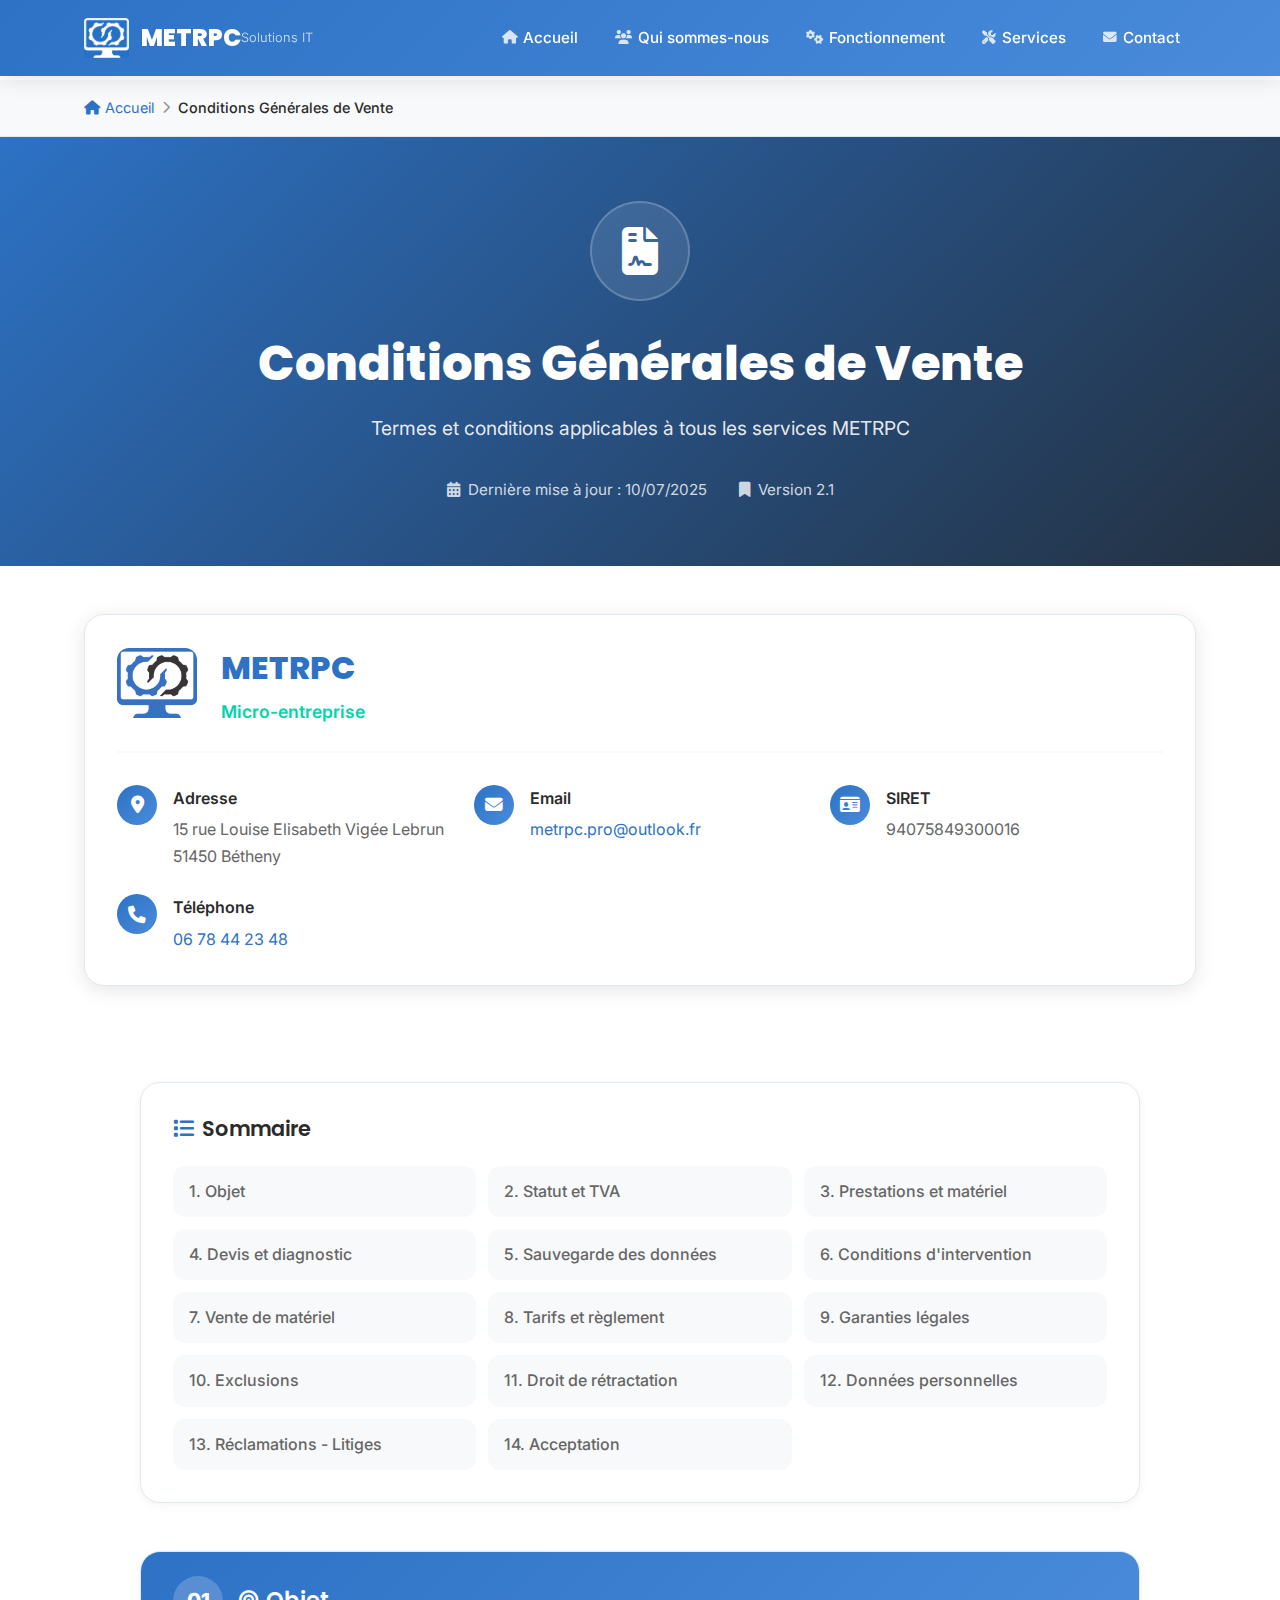
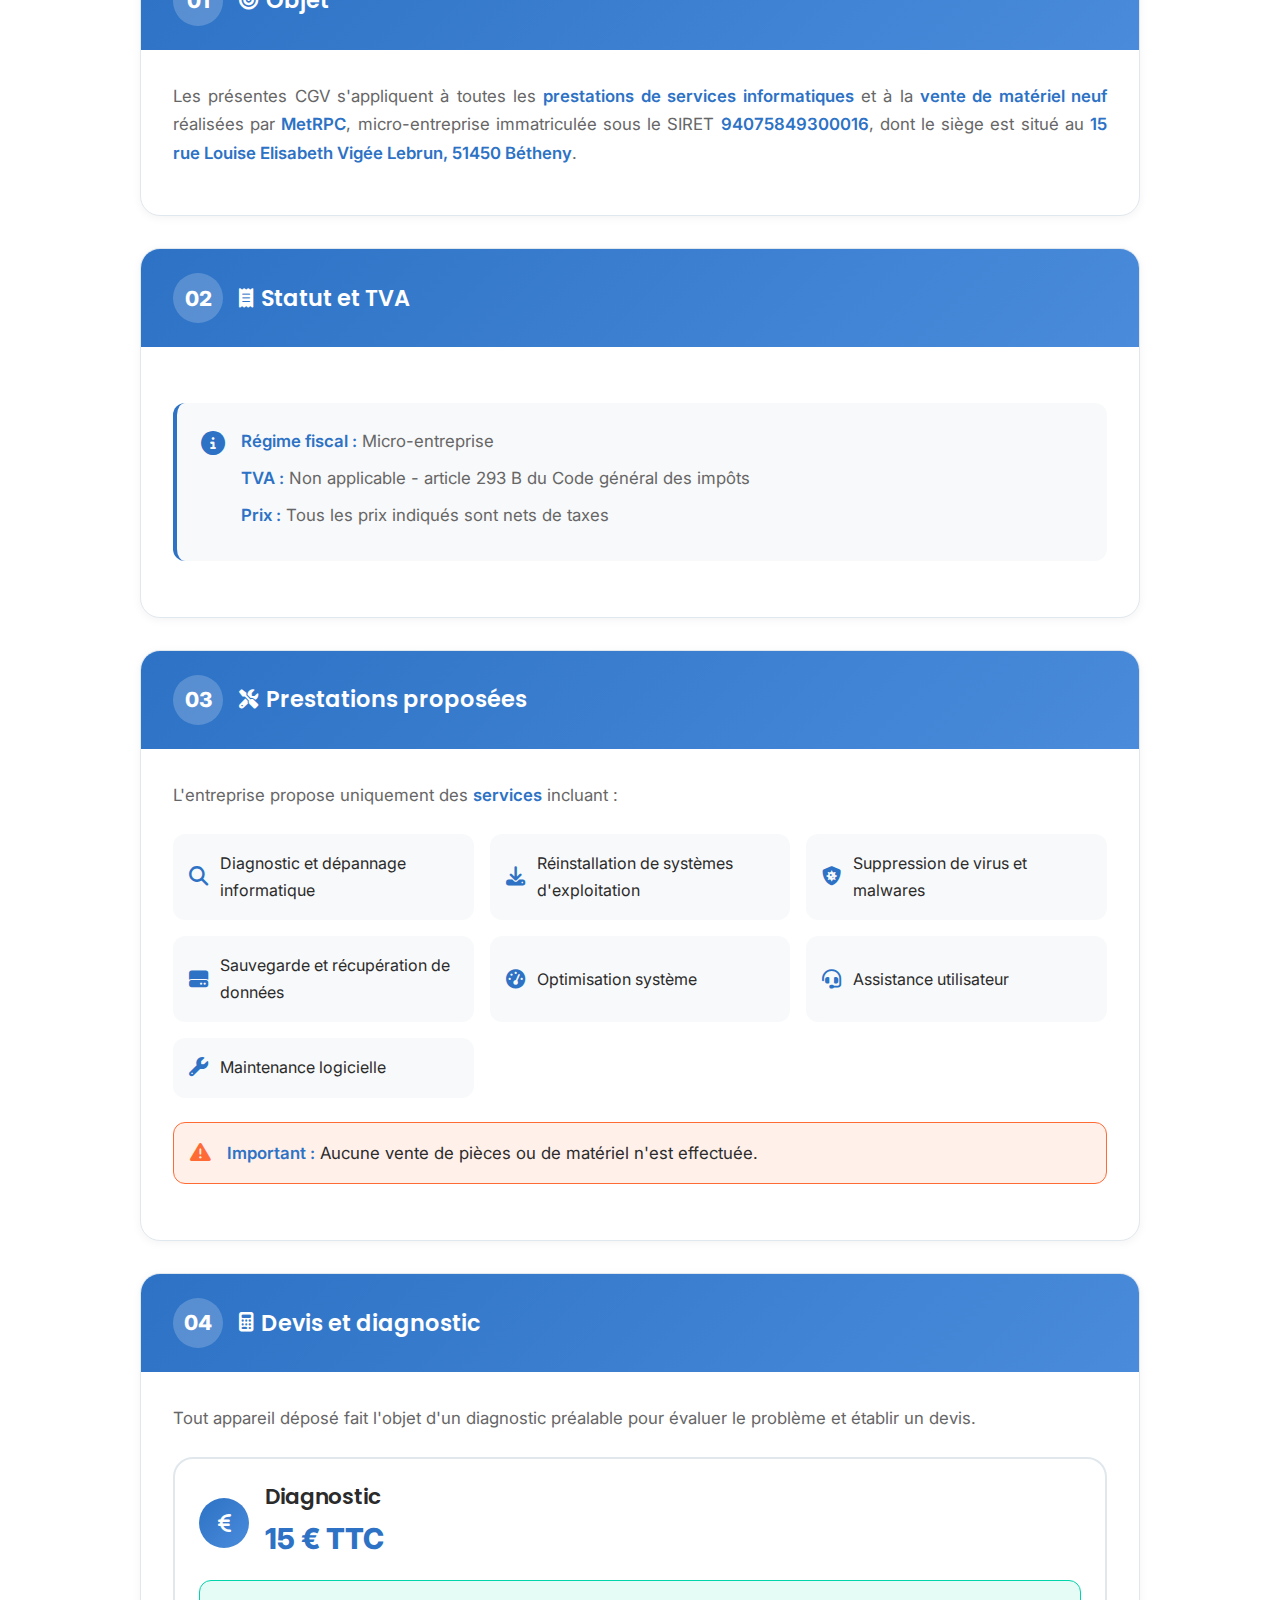
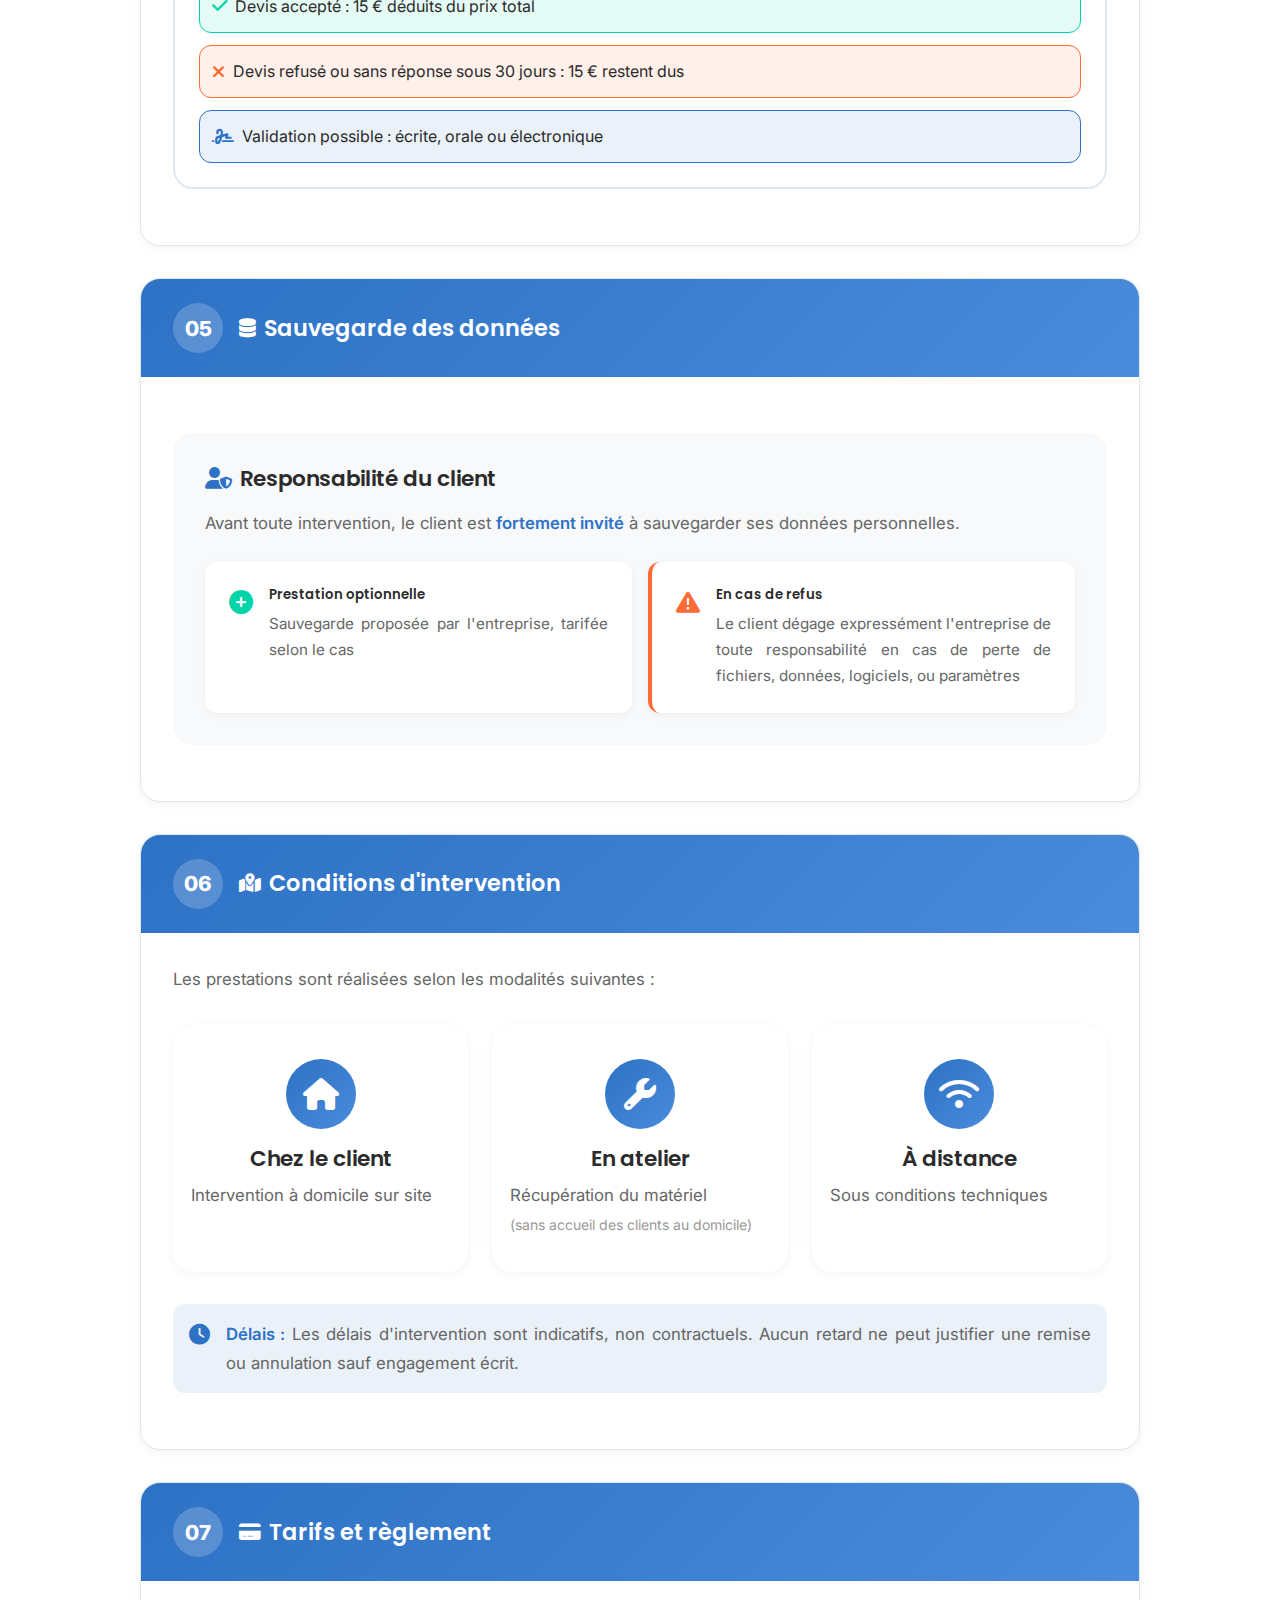
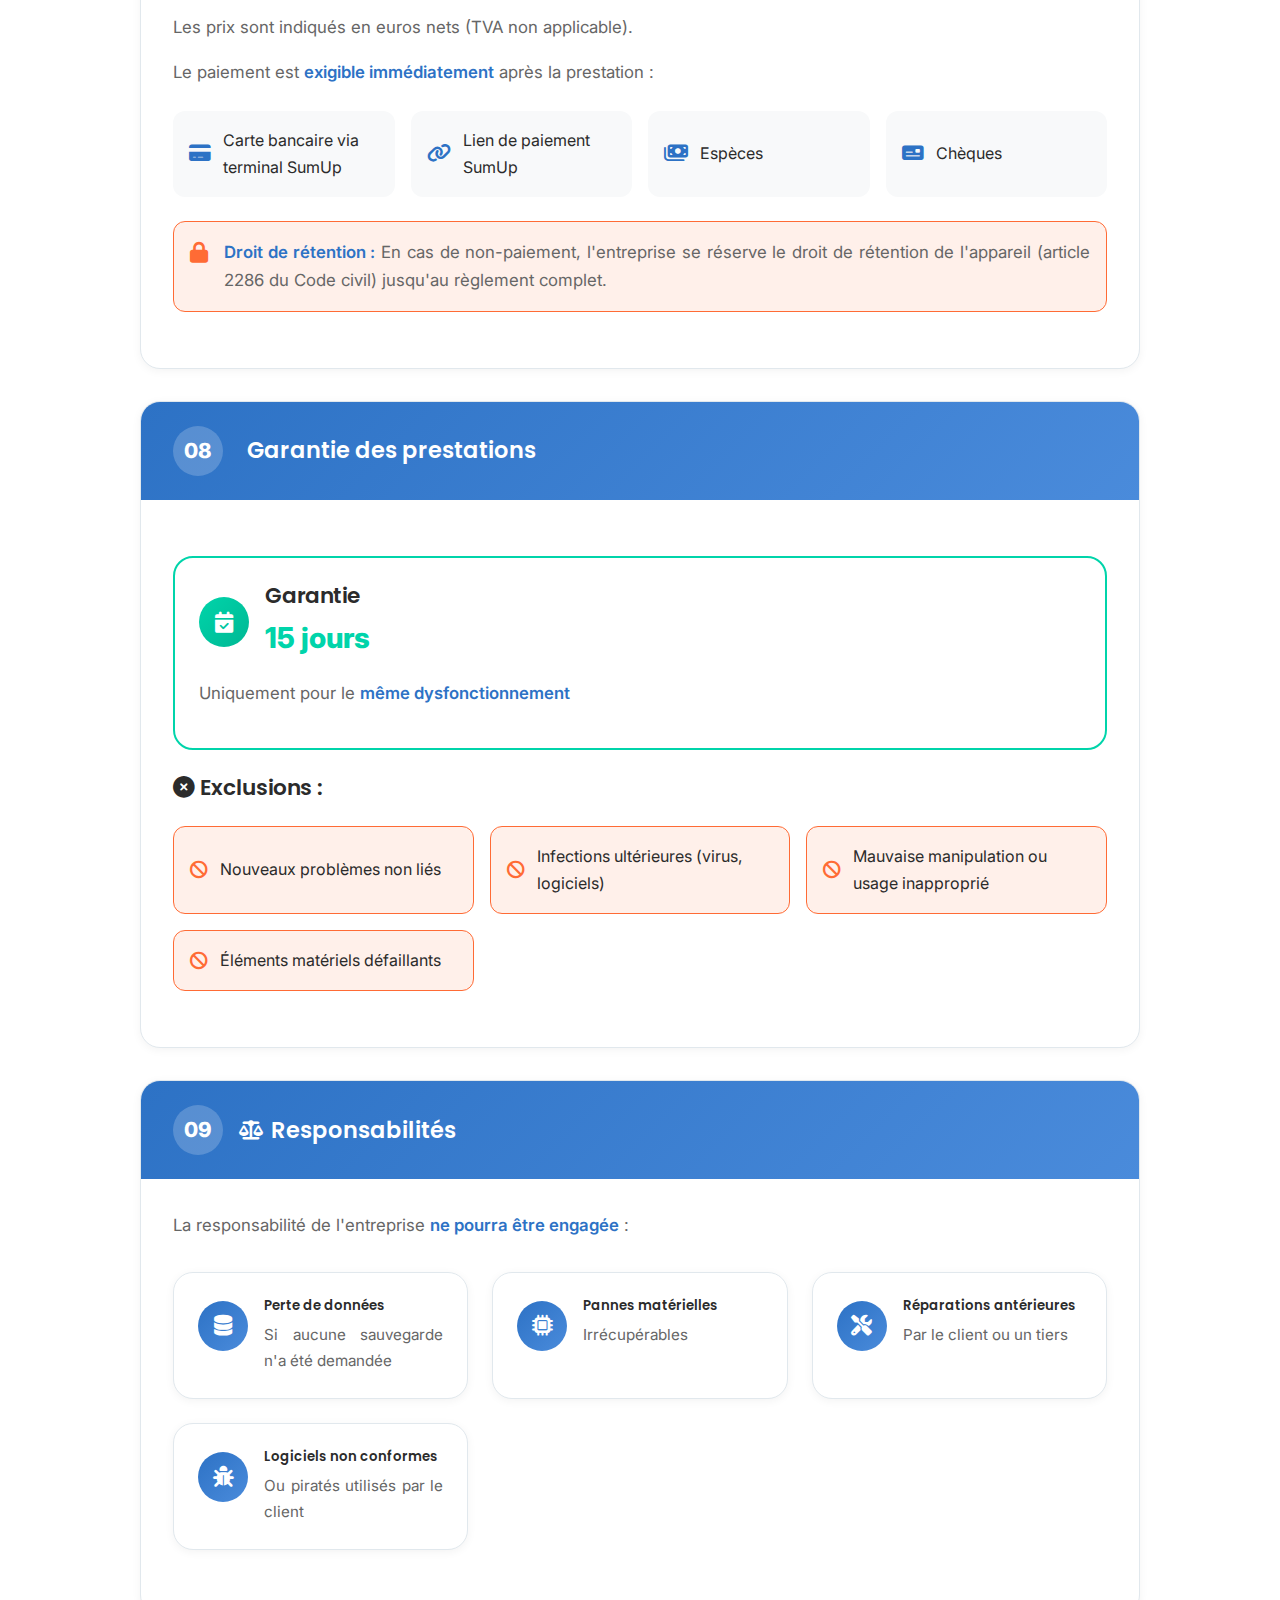
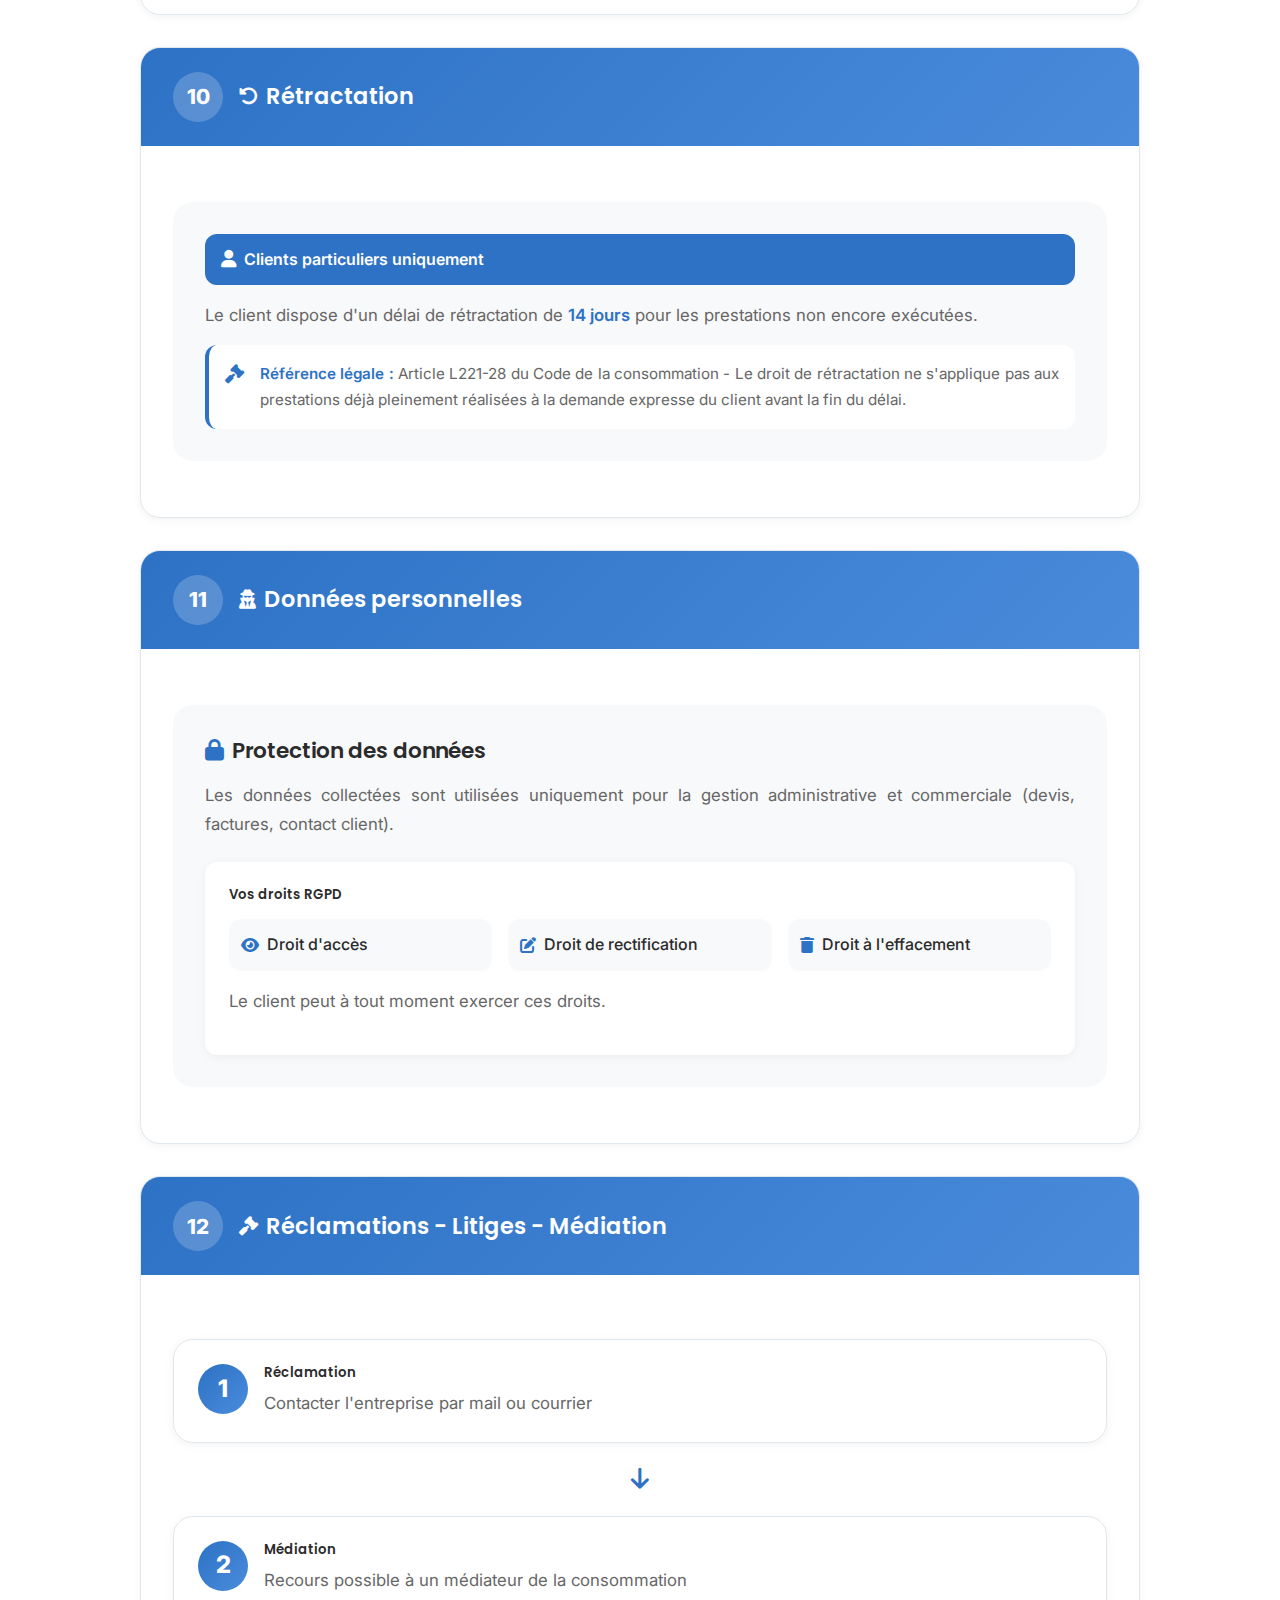
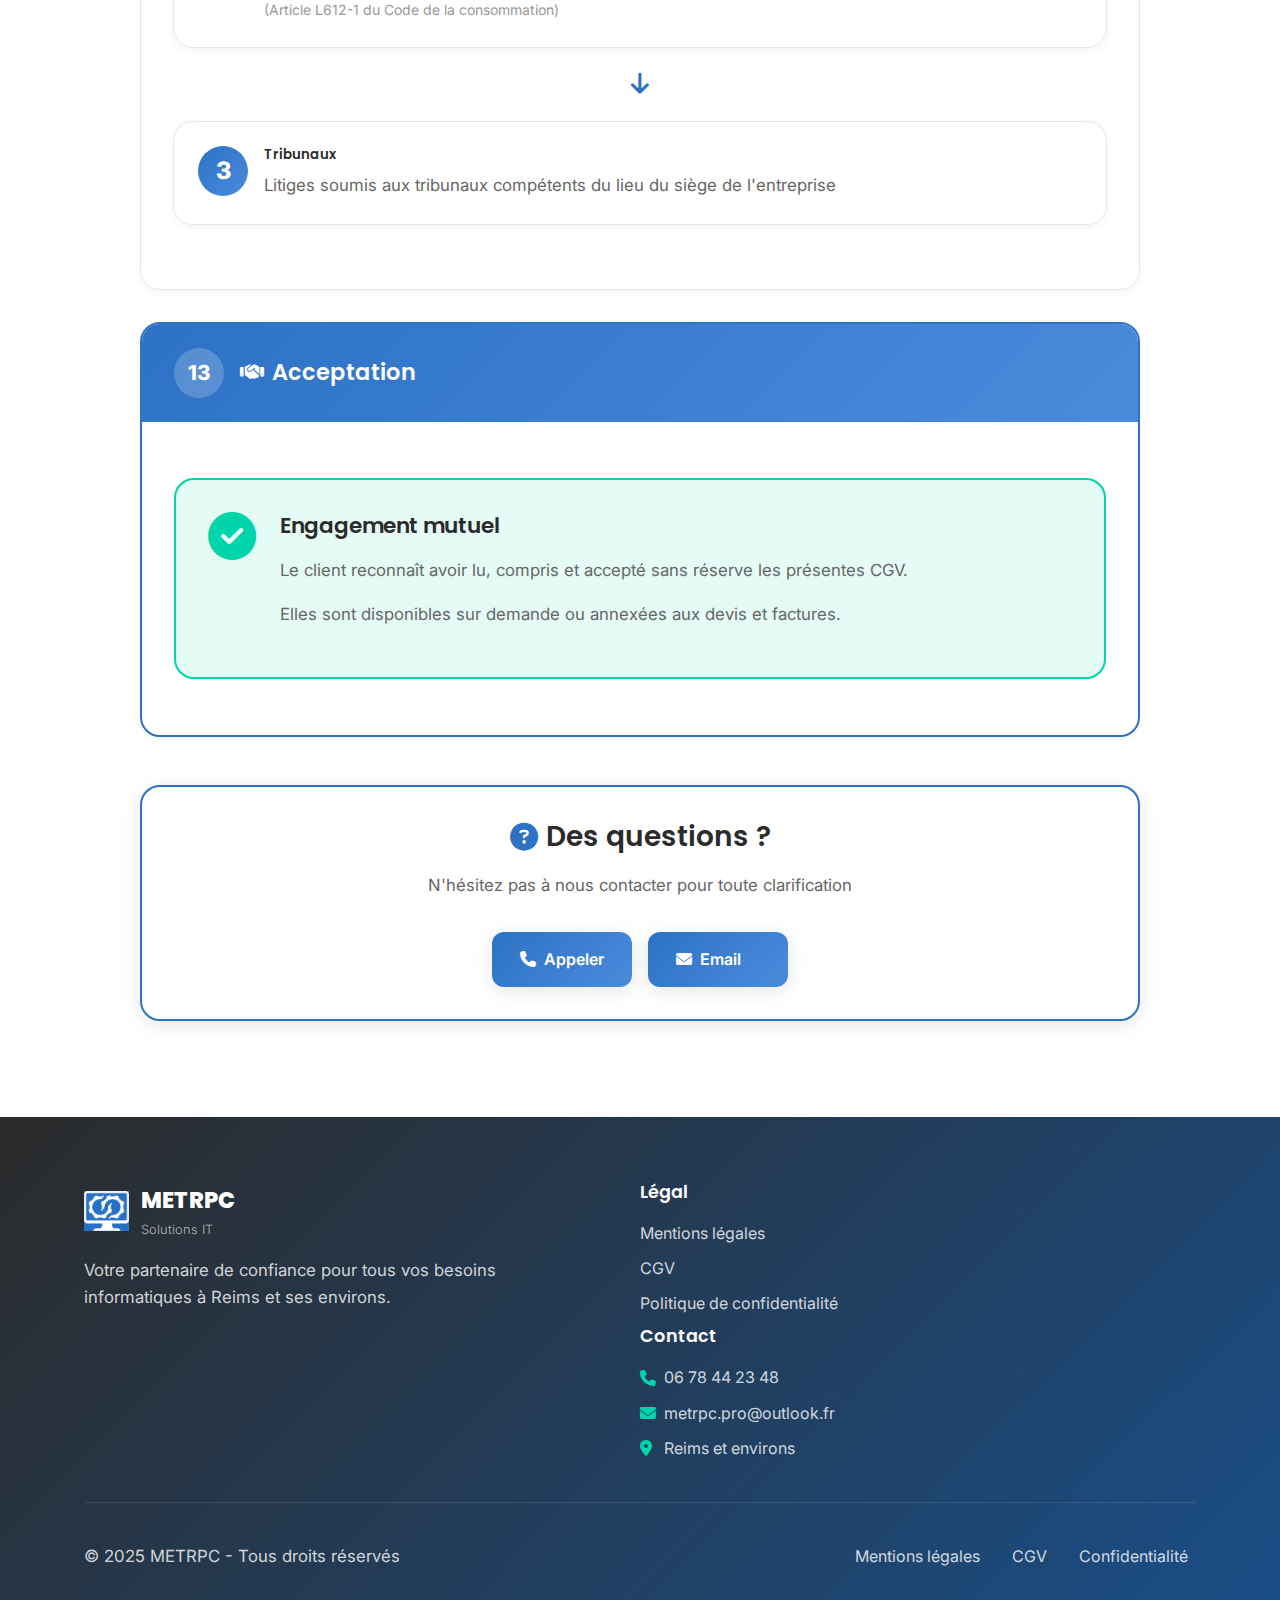
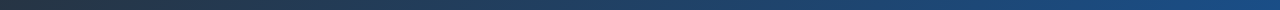
<file: cgv.html>
<!DOCTYPE html>
<html lang="fr">
<head>
  <meta charset="UTF-8" />
  <meta name="viewport" content="width=device-width, initial-scale=1" />
  <title>METRPC - Conditions Générales de Vente</title>
  
  <!-- Google Fonts -->
  <link rel="preconnect" href="https://fonts.googleapis.com">
  <link rel="preconnect" href="https://fonts.gstatic.com" crossorigin>
  <link href="https://fonts.googleapis.com/css2?family=Inter:wght@300;400;500;600;700;800&family=Poppins:wght@300;400;500;600;700;800&display=swap" rel="stylesheet">
  
  <!-- Font Awesome Icons -->
  <link rel="stylesheet" href="https://cdnjs.cloudflare.com/ajax/libs/font-awesome/6.4.0/css/all.min.css">
  
  <!-- Custom Styles -->
  <link rel="stylesheet" href="css/content.css" />
  <link rel="stylesheet" href="css/cgv.css" />
</head>
<body>

  <!-- Header -->
  <header class="header-modern">
    <div class="container nav-container">
      <div class="logo-block">
        <img src="images/Metrpc.png" alt="Logo METRPC" class="logo">
        <span class="brand">METRPC</span>
        <span class="tagline">Solutions IT</span>
      </div>
      <div class="mobile-menu">
        <button class="menu-btn" aria-label="Menu">
          <span></span>
          <span></span>
          <span></span>
        </button>
      </div>
      <nav class="nav-menu">
        <ul>
          <li><a href="index.html"><i class="fas fa-home"></i> Accueil</a></li>
          <li><a href="index.html#QuiNousSommes"><i class="fas fa-users"></i> Qui sommes-nous</a></li>
          <li><a href="index.html#process"><i class="fas fa-cogs"></i> Fonctionnement</a></li>
          <li><a href="index.html#services"><i class="fas fa-tools"></i> Services</a></li>
          <li><a href="index.html#contact"><i class="fas fa-envelope"></i> Contact</a></li>
        </ul>
      </nav>
    </div>
  </header>

  <!-- Breadcrumb -->
  <section class="breadcrumb-section">
    <div class="container">
      <nav class="breadcrumb">
        <a href="index.html"><i class="fas fa-home"></i> Accueil</a>
        <span class="separator"><i class="fas fa-chevron-right"></i></span>
        <span class="current">Conditions Générales de Vente</span>
      </nav>
    </div>
  </section>

  <!-- CGV Hero Section -->
  <section class="cgv-hero">
    <div class="container">
      <div class="cgv-hero-content">
        <div class="cgv-icon">
          <i class="fas fa-file-contract"></i>
        </div>
        <h1>Conditions Générales de Vente</h1>
        <p class="cgv-subtitle">Termes et conditions applicables à tous les services METRPC</p>
        <div class="cgv-meta">
          <div class="meta-item">
            <i class="fas fa-calendar-alt"></i>
            <span>Dernière mise à jour : 10/07/2025</span>
          </div>
          <div class="meta-item">
            <i class="fas fa-bookmark"></i>
            <span>Version 2.1</span>
          </div>
        </div>
      </div>
    </div>
  </section>

  <!-- Company Info Card -->
  <section class="company-info-section">
    <div class="container">
      <div class="company-card">
        <div class="company-header">
          <div class="company-logo">
            <img src="images/Metrpc-2.png" alt="Logo METRPC">
          </div>
          <div class="company-details">
            <h2>METRPC</h2>
            <p class="company-status">Micro-entreprise</p>
          </div>
        </div>
        <div class="company-info-grid">
          <div class="info-item">
            <i class="fas fa-map-marker-alt"></i>
            <div>
              <strong>Adresse</strong>
              <span>15 rue Louise Elisabeth Vigée Lebrun<br>51450 Bétheny</span>
            </div>
          </div>
          <div class="info-item">
            <i class="fas fa-envelope"></i>
            <div>
              <strong>Email</strong>
              <a href="mailto:metrpc.pro@outlook.fr">metrpc.pro@outlook.fr</a>
            </div>
          </div>
          <div class="info-item">
            <i class="fas fa-id-card"></i>
            <div>
              <strong>SIRET</strong>
              <span>94075849300016</span>
            </div>
          </div>
          <div class="info-item">
            <i class="fas fa-phone"></i>
            <div>
              <strong>Téléphone</strong>
              <a href="tel:0678442348">06 78 44 23 48</a>
            </div>
          </div>
        </div>
      </div>
    </div>
  </section>

  <!-- CGV Content -->
  <main class="container cgv-container">
    
    <!-- Table of Contents -->
    <div class="toc-card">
      <h3><i class="fas fa-list"></i> Sommaire</h3>
      <div class="toc-grid">
        <a href="#objet" class="toc-item">1. Objet</a>
        <a href="#statut" class="toc-item">2. Statut et TVA</a>
        <a href="#prestations" class="toc-item">3. Prestations et matériel</a>
        <a href="#devis" class="toc-item">4. Devis et diagnostic</a>
        <a href="#sauvegarde" class="toc-item">5. Sauvegarde des données</a>
        <a href="#intervention" class="toc-item">6. Conditions d'intervention</a>
        <a href="#materiel" class="toc-item">7. Vente de matériel</a>
        <a href="#tarifs" class="toc-item">8. Tarifs et règlement</a>
        <a href="#garanties" class="toc-item">9. Garanties légales</a>
        <a href="#exclusions" class="toc-item">10. Exclusions</a>
        <a href="#retractation" class="toc-item">11. Droit de rétractation</a>
        <a href="#donnees" class="toc-item">12. Données personnelles</a>
        <a href="#litiges" class="toc-item">13. Réclamations - Litiges</a>
        <a href="#acceptation" class="toc-item">14. Acceptation</a>
      </div>
    </div>

    <!-- Article 1 -->
    <article id="objet" class="cgv-article">
      <div class="article-header">
        <div class="article-number">01</div>
        <h2><i class="fas fa-bullseye"></i> Objet</h2>
      </div>
      <div class="article-content">
        <p>Les présentes CGV s'appliquent à toutes les <strong>prestations de services informatiques</strong> et à la <strong>vente de matériel neuf</strong> réalisées par <strong>MetRPC</strong>, micro-entreprise immatriculée sous le SIRET <strong>94075849300016</strong>, dont le siège est situé au <strong>15 rue Louise Elisabeth Vigée Lebrun, 51450 Bétheny</strong>.</p>
      </div>
    </article>

    <!-- Article 2 -->
    <article id="statut" class="cgv-article">
      <div class="article-header">
        <div class="article-number">02</div>
        <h2><i class="fas fa-receipt"></i> Statut et TVA</h2>
      </div>
      <div class="article-content">
        <div class="highlight-box">
          <div class="highlight-content">
            <i class="fas fa-info-circle"></i>
            <div>
              <p><strong>Régime fiscal :</strong> Micro-entreprise</p>
              <p><strong>TVA :</strong> Non applicable - article 293 B du Code général des impôts</p>
              <p><strong>Prix :</strong> Tous les prix indiqués sont nets de taxes</p>
            </div>
          </div>
        </div>
      </div>
    </article>

    <!-- Article 3 -->
    <article id="prestations" class="cgv-article">
      <div class="article-header">
        <div class="article-number">03</div>
        <h2><i class="fas fa-tools"></i> Prestations proposées</h2>
      </div>
      <div class="article-content">
        <p>L'entreprise propose uniquement des <strong>services</strong> incluant :</p>
        <div class="services-grid">
          <div class="service-item">
            <i class="fas fa-search"></i>
            <span>Diagnostic et dépannage informatique</span>
          </div>
          <div class="service-item">
            <i class="fas fa-download"></i>
            <span>Réinstallation de systèmes d'exploitation</span>
          </div>
          <div class="service-item">
            <i class="fas fa-shield-virus"></i>
            <span>Suppression de virus et malwares</span>
          </div>
          <div class="service-item">
            <i class="fas fa-hdd"></i>
            <span>Sauvegarde et récupération de données</span>
          </div>
          <div class="service-item">
            <i class="fas fa-tachometer-alt"></i>
            <span>Optimisation système</span>
          </div>
          <div class="service-item">
            <i class="fas fa-headset"></i>
            <span>Assistance utilisateur</span>
          </div>
          <div class="service-item">
            <i class="fas fa-wrench"></i>
            <span>Maintenance logicielle</span>
          </div>
        </div>
        <div class="warning-box">
          <i class="fas fa-exclamation-triangle"></i>
          <p><strong>Important :</strong> Aucune vente de pièces ou de matériel n'est effectuée.</p>
        </div>
      </div>
    </article>

    <!-- Article 4 -->
    <article id="devis" class="cgv-article">
      <div class="article-header">
        <div class="article-number">04</div>
        <h2><i class="fas fa-calculator"></i> Devis et diagnostic</h2>
      </div>
      <div class="article-content">
        <p>Tout appareil déposé fait l'objet d'un diagnostic préalable pour évaluer le problème et établir un devis.</p>
        <div class="pricing-card">
          <div class="price-header">
            <i class="fas fa-euro-sign"></i>
            <div>
              <h4>Diagnostic</h4>
              <span class="price">15 € TTC</span>
            </div>
          </div>
          <div class="price-conditions">
            <div class="condition-item success">
              <i class="fas fa-check"></i>
              <span>Devis accepté : 15 € déduits du prix total</span>
            </div>
            <div class="condition-item warning">
              <i class="fas fa-times"></i>
              <span>Devis refusé ou sans réponse sous 30 jours : 15 € restent dus</span>
            </div>
            <div class="condition-item info">
              <i class="fas fa-signature"></i>
              <span>Validation possible : écrite, orale ou électronique</span>
            </div>
          </div>
        </div>
      </div>
    </article>

    <!-- Article 5 -->
    <article id="sauvegarde" class="cgv-article">
      <div class="article-header">
        <div class="article-number">05</div>
        <h2><i class="fas fa-database"></i> Sauvegarde des données</h2>
      </div>
      <div class="article-content">
        <div class="responsibility-card">
          <h4><i class="fas fa-user-shield"></i> Responsabilité du client</h4>
          <p>Avant toute intervention, le client est <strong>fortement invité</strong> à sauvegarder ses données personnelles.</p>
          
          <div class="backup-options">
            <div class="backup-option">
              <i class="fas fa-plus-circle"></i>
              <div>
                <h5>Prestation optionnelle</h5>
                <p>Sauvegarde proposée par l'entreprise, tarifée selon le cas</p>
              </div>
            </div>
            <div class="backup-option decline">
              <i class="fas fa-exclamation-triangle"></i>
              <div>
                <h5>En cas de refus</h5>
                <p>Le client dégage expressément l'entreprise de toute responsabilité en cas de perte de fichiers, données, logiciels, ou paramètres</p>
              </div>
            </div>
          </div>
        </div>
      </div>
    </article>

    <!-- Article 6 -->
    <article id="intervention" class="cgv-article">
      <div class="article-header">
        <div class="article-number">06</div>
        <h2><i class="fas fa-map-marked-alt"></i> Conditions d'intervention</h2>
      </div>
      <div class="article-content">
        <p>Les prestations sont réalisées selon les modalités suivantes :</p>
        <div class="intervention-types">
          <div class="intervention-card">
            <i class="fas fa-home"></i>
            <h4>Chez le client</h4>
            <p>Intervention à domicile sur site</p>
          </div>
          <div class="intervention-card">
            <i class="fas fa-wrench"></i>
            <h4>En atelier</h4>
            <p>Récupération du matériel<br><small>(sans accueil des clients au domicile)</small></p>
          </div>
          <div class="intervention-card">
            <i class="fas fa-wifi"></i>
            <h4>À distance</h4>
            <p>Sous conditions techniques</p>
          </div>
        </div>
        <div class="delay-notice">
          <i class="fas fa-clock"></i>
          <p><strong>Délais :</strong> Les délais d'intervention sont indicatifs, non contractuels. Aucun retard ne peut justifier une remise ou annulation sauf engagement écrit.</p>
        </div>
      </div>
    </article>

    <!-- Article 7 -->
    <article id="tarifs" class="cgv-article">
      <div class="article-header">
        <div class="article-number">07</div>
        <h2><i class="fas fa-credit-card"></i> Tarifs et règlement</h2>
      </div>
      <div class="article-content">
        <p>Les prix sont indiqués en euros nets (TVA non applicable).</p>
        <p>Le paiement est <strong>exigible immédiatement</strong> après la prestation :</p>
        
        <div class="payment-methods">
          <div class="payment-method">
            <i class="fas fa-credit-card"></i>
            <span>Carte bancaire via terminal SumUp</span>
          </div>
          <div class="payment-method">
            <i class="fas fa-link"></i>
            <span>Lien de paiement SumUp</span>
          </div>
          <div class="payment-method">
            <i class="fas fa-money-bills"></i>
            <span>Espèces</span>
          </div>
          <div class="payment-method">
            <i class="fas fa-money-check"></i>
            <span>Chèques</span>
          </div>
        </div>

        <div class="retention-notice">
          <i class="fas fa-lock"></i>
          <p><strong>Droit de rétention :</strong> En cas de non-paiement, l'entreprise se réserve le droit de rétention de l'appareil (article 2286 du Code civil) jusqu'au règlement complet.</p>
        </div>
      </div>
    </article>

    <!-- Article 8 -->
    <article id="garantie" class="cgv-article">
      <div class="article-header">
        <div class="article-number">08</div>
        <h2><i class="fas fa-shield-check"></i> Garantie des prestations</h2>
      </div>
      <div class="article-content">
        <div class="warranty-card">
          <div class="warranty-header">
            <i class="fas fa-calendar-check"></i>
            <div>
              <h4>Garantie</h4>
              <span class="warranty-period">15 jours</span>
            </div>
          </div>
          <p>Uniquement pour le <strong>même dysfonctionnement</strong></p>
        </div>

        <h4><i class="fas fa-times-circle"></i> Exclusions :</h4>
        <div class="exclusions-list">
          <div class="exclusion-item">
            <i class="fas fa-ban"></i>
            <span>Nouveaux problèmes non liés</span>
          </div>
          <div class="exclusion-item">
            <i class="fas fa-ban"></i>
            <span>Infections ultérieures (virus, logiciels)</span>
          </div>
          <div class="exclusion-item">
            <i class="fas fa-ban"></i>
            <span>Mauvaise manipulation ou usage inapproprié</span>
          </div>
          <div class="exclusion-item">
            <i class="fas fa-ban"></i>
            <span>Éléments matériels défaillants</span>
          </div>
        </div>
      </div>
    </article>

    <!-- Article 9 -->
    <article id="responsabilites" class="cgv-article">
      <div class="article-header">
        <div class="article-number">09</div>
        <h2><i class="fas fa-balance-scale"></i> Responsabilités</h2>
      </div>
      <div class="article-content">
        <p>La responsabilité de l'entreprise <strong>ne pourra être engagée</strong> :</p>
        <div class="liability-items">
          <div class="liability-item">
            <i class="fas fa-database"></i>
            <div>
              <h5>Perte de données</h5>
              <p>Si aucune sauvegarde n'a été demandée</p>
            </div>
          </div>
          <div class="liability-item">
            <i class="fas fa-microchip"></i>
            <div>
              <h5>Pannes matérielles</h5>
              <p>Irrécupérables</p>
            </div>
          </div>
          <div class="liability-item">
            <i class="fas fa-tools"></i>
            <div>
              <h5>Réparations antérieures</h5>
              <p>Par le client ou un tiers</p>
            </div>
          </div>
          <div class="liability-item">
            <i class="fas fa-bug"></i>
            <div>
              <h5>Logiciels non conformes</h5>
              <p>Ou piratés utilisés par le client</p>
            </div>
          </div>
        </div>
      </div>
    </article>

    <!-- Article 10 -->
    <article id="retractation" class="cgv-article">
      <div class="article-header">
        <div class="article-number">10</div>
        <h2><i class="fas fa-undo-alt"></i> Rétractation</h2>
      </div>
      <div class="article-content">
        <div class="retraction-card">
          <div class="retraction-header">
            <i class="fas fa-user"></i>
            <span>Clients particuliers uniquement</span>
          </div>
          <p>Le client dispose d'un délai de rétractation de <strong>14 jours</strong> pour les prestations non encore exécutées.</p>
          <div class="legal-reference">
            <i class="fas fa-gavel"></i>
            <p><strong>Référence légale :</strong> Article L221-28 du Code de la consommation - Le droit de rétractation ne s'applique pas aux prestations déjà pleinement réalisées à la demande expresse du client avant la fin du délai.</p>
          </div>
        </div>
      </div>
    </article>

    <!-- Article 11 -->
    <article id="donnees" class="cgv-article">
      <div class="article-header">
        <div class="article-number">11</div>
        <h2><i class="fas fa-user-secret"></i> Données personnelles</h2>
      </div>
      <div class="article-content">
        <div class="privacy-card">
          <h4><i class="fas fa-lock"></i> Protection des données</h4>
          <p>Les données collectées sont utilisées uniquement pour la gestion administrative et commerciale (devis, factures, contact client).</p>
          
          <div class="gdpr-rights">
            <h5>Vos droits RGPD</h5>
            <div class="rights-grid">
              <div class="right-item">
                <i class="fas fa-eye"></i>
                <span>Droit d'accès</span>
              </div>
              <div class="right-item">
                <i class="fas fa-edit"></i>
                <span>Droit de rectification</span>
              </div>
              <div class="right-item">
                <i class="fas fa-trash"></i>
                <span>Droit à l'effacement</span>
              </div>
            </div>
            <p>Le client peut à tout moment exercer ces droits.</p>
          </div>
        </div>
      </div>
    </article>

    <!-- Article 12 -->
    <article id="litiges" class="cgv-article">
      <div class="article-header">
        <div class="article-number">12</div>
        <h2><i class="fas fa-gavel"></i> Réclamations - Litiges - Médiation</h2>
      </div>
      <div class="article-content">
        <div class="dispute-process">
          <div class="process-step">
            <div class="step-number">1</div>
            <div class="step-content">
              <h5>Réclamation</h5>
              <p>Contacter l'entreprise par mail ou courrier</p>
            </div>
          </div>
          <div class="process-arrow">
            <i class="fas fa-arrow-down"></i>
          </div>
          <div class="process-step">
            <div class="step-number">2</div>
            <div class="step-content">
              <h5>Médiation</h5>
              <p>Recours possible à un médiateur de la consommation<br><small>(Article L612-1 du Code de la consommation)</small></p>
            </div>
          </div>
          <div class="process-arrow">
            <i class="fas fa-arrow-down"></i>
          </div>
          <div class="process-step">
            <div class="step-number">3</div>
            <div class="step-content">
              <h5>Tribunaux</h5>
              <p>Litiges soumis aux tribunaux compétents du lieu du siège de l'entreprise</p>
            </div>
          </div>
        </div>
      </div>
    </article>

    <!-- Article 13 -->
    <article id="acceptation" class="cgv-article final-article">
      <div class="article-header">
        <div class="article-number">13</div>
        <h2><i class="fas fa-handshake"></i> Acceptation</h2>
      </div>
      <div class="article-content">
        <div class="acceptance-card">
          <i class="fas fa-check-circle"></i>
          <div>
            <h4>Engagement mutuel</h4>
            <p>Le client reconnaît avoir lu, compris et accepté sans réserve les présentes CGV.</p>
            <p>Elles sont disponibles sur demande ou annexées aux devis et factures.</p>
          </div>
        </div>
      </div>
    </article>

    <!-- Contact Card -->
    <div class="contact-card">
      <h3><i class="fas fa-question-circle"></i> Des questions ?</h3>
      <p>N'hésitez pas à nous contacter pour toute clarification</p>
      <div class="contact-actions">
        <a href="tel:0678442348" class="btn btn-primary">
          <i class="fas fa-phone"></i>
          Appeler
        </a>
        <a href="mailto:metrpc.pro@outlook.fr" class="btn btn-primary">
          <i class="fas fa-envelope"></i>
          Email
        </a>
      </div>
    </div>

  </main>

  <!-- Footer -->
  <footer class="footer-modern">
    <div class="container">
      <div class="footer-content">
        <div class="footer-brand">
          <div class="logo-block">
            <img src="images/Metrpc.png" alt="Logo METRPC" class="logo">
            <div class="brand-text">
              <span class="brand">METRPC</span>
              <span class="tagline">Solutions IT</span>
            </div>
          </div>
          <p>Votre partenaire de confiance pour tous vos besoins informatiques à Reims et ses environs.</p>
        </div>
        <div class="footer-links">
          <div class="footer-section">
            <h4>Légal</h4>
            <ul>
              <li><a href="#">Mentions légales</a></li>
              <li><a href="cgv.html">CGV</a></li>
              <li><a href="confidentialite.html">Politique de confidentialité</a></li>
            </ul>
          </div>
          <div class="footer-section">
            <h4>Contact</h4>
            <ul>
              <li><i class="fas fa-phone"></i> 06 78 44 23 48</li>
              <li><i class="fas fa-envelope"></i> metrpc.pro@outlook.fr</li>
              <li><i class="fas fa-map-marker-alt"></i> Reims et environs</li>
            </ul>
          </div>
        </div>
      </div>
      <div class="footer-bottom">
        <div class="footer-copyright">
          <p>&copy; 2025 METRPC - Tous droits réservés</p>
        </div>
        <div class="footer-legal">
          <a href="#">Mentions légales</a>
          <a href="cgv.html">CGV</a>
          <a href="confidentialite.html">Confidentialité</a>
        </div>
      </div>
    </div>
  </footer>

  <!-- Scroll to top button -->
  <button id="scrollToTop" class="scroll-to-top" aria-label="Retour en haut">
    <i class="fas fa-chevron-up"></i>
  </button>

  <!-- Scripts -->
  <script src="javascript/script.js"></script>
</body>
</html>
</file>
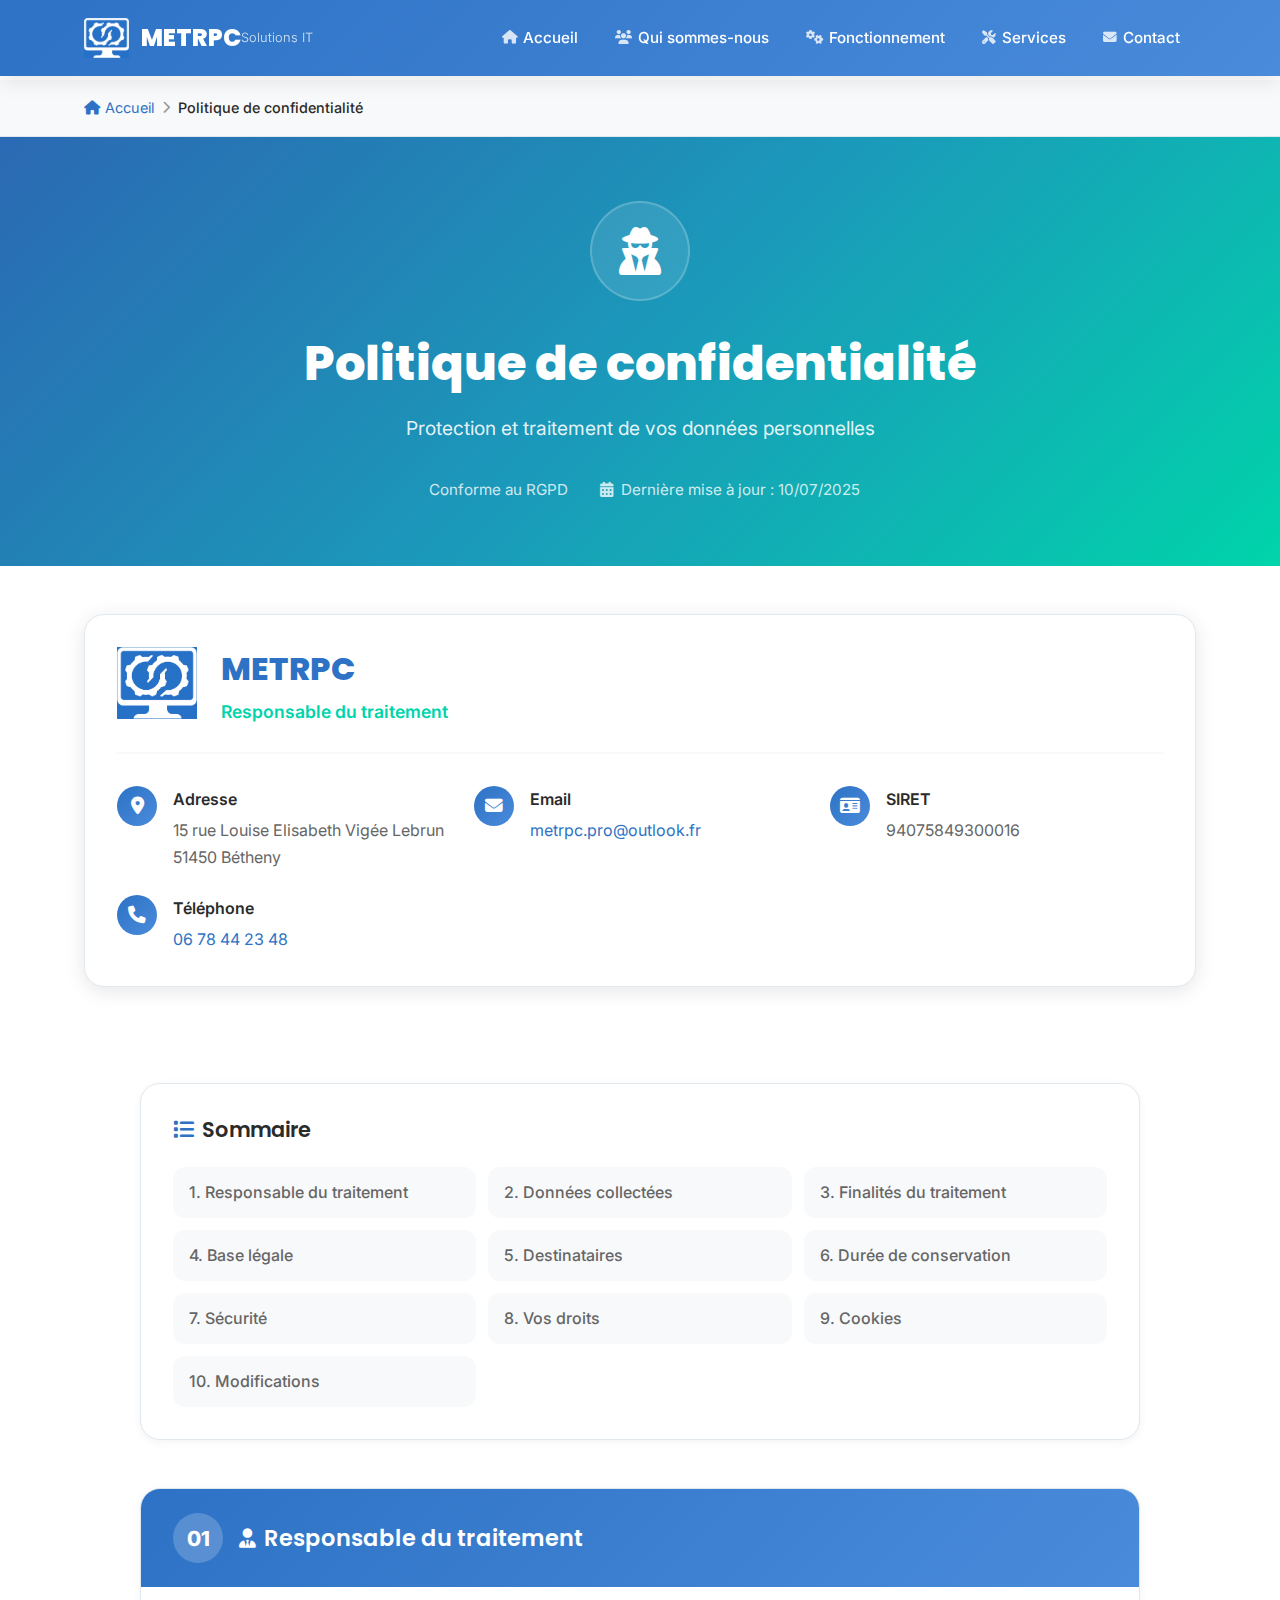
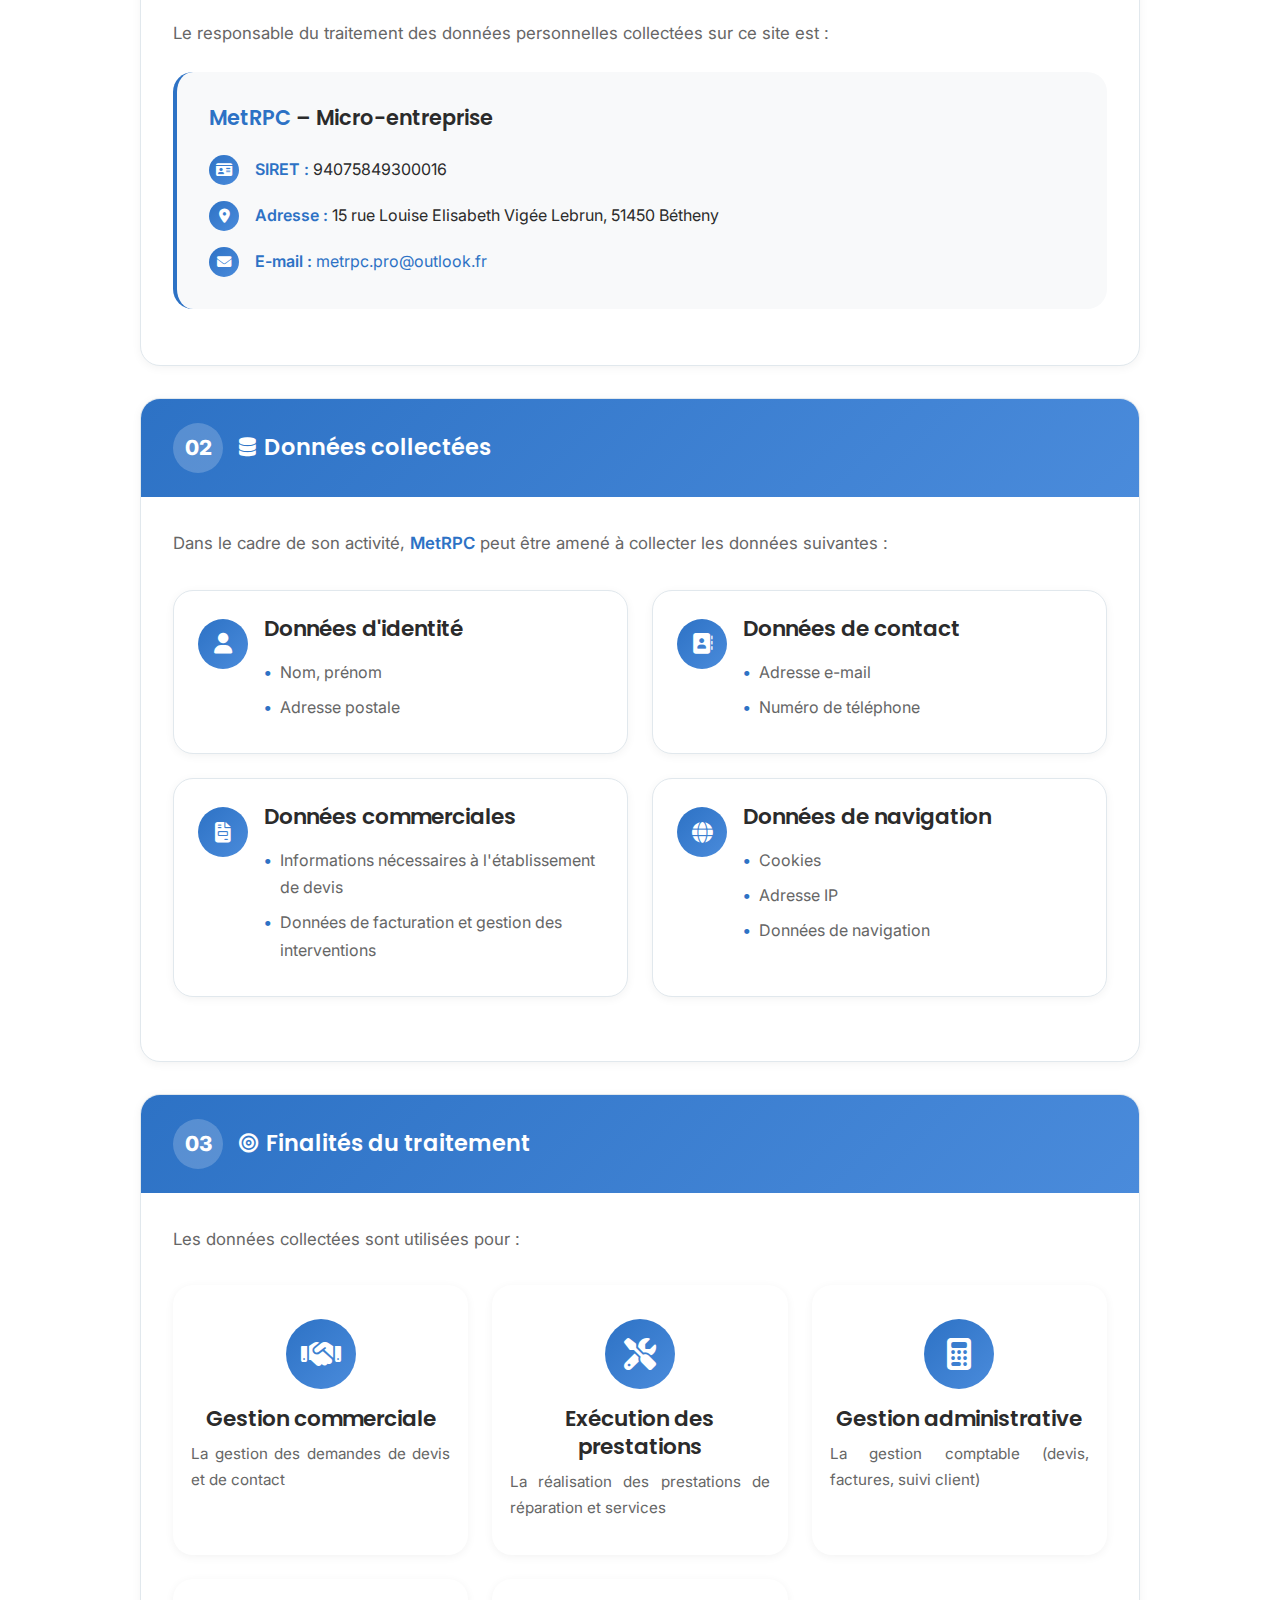
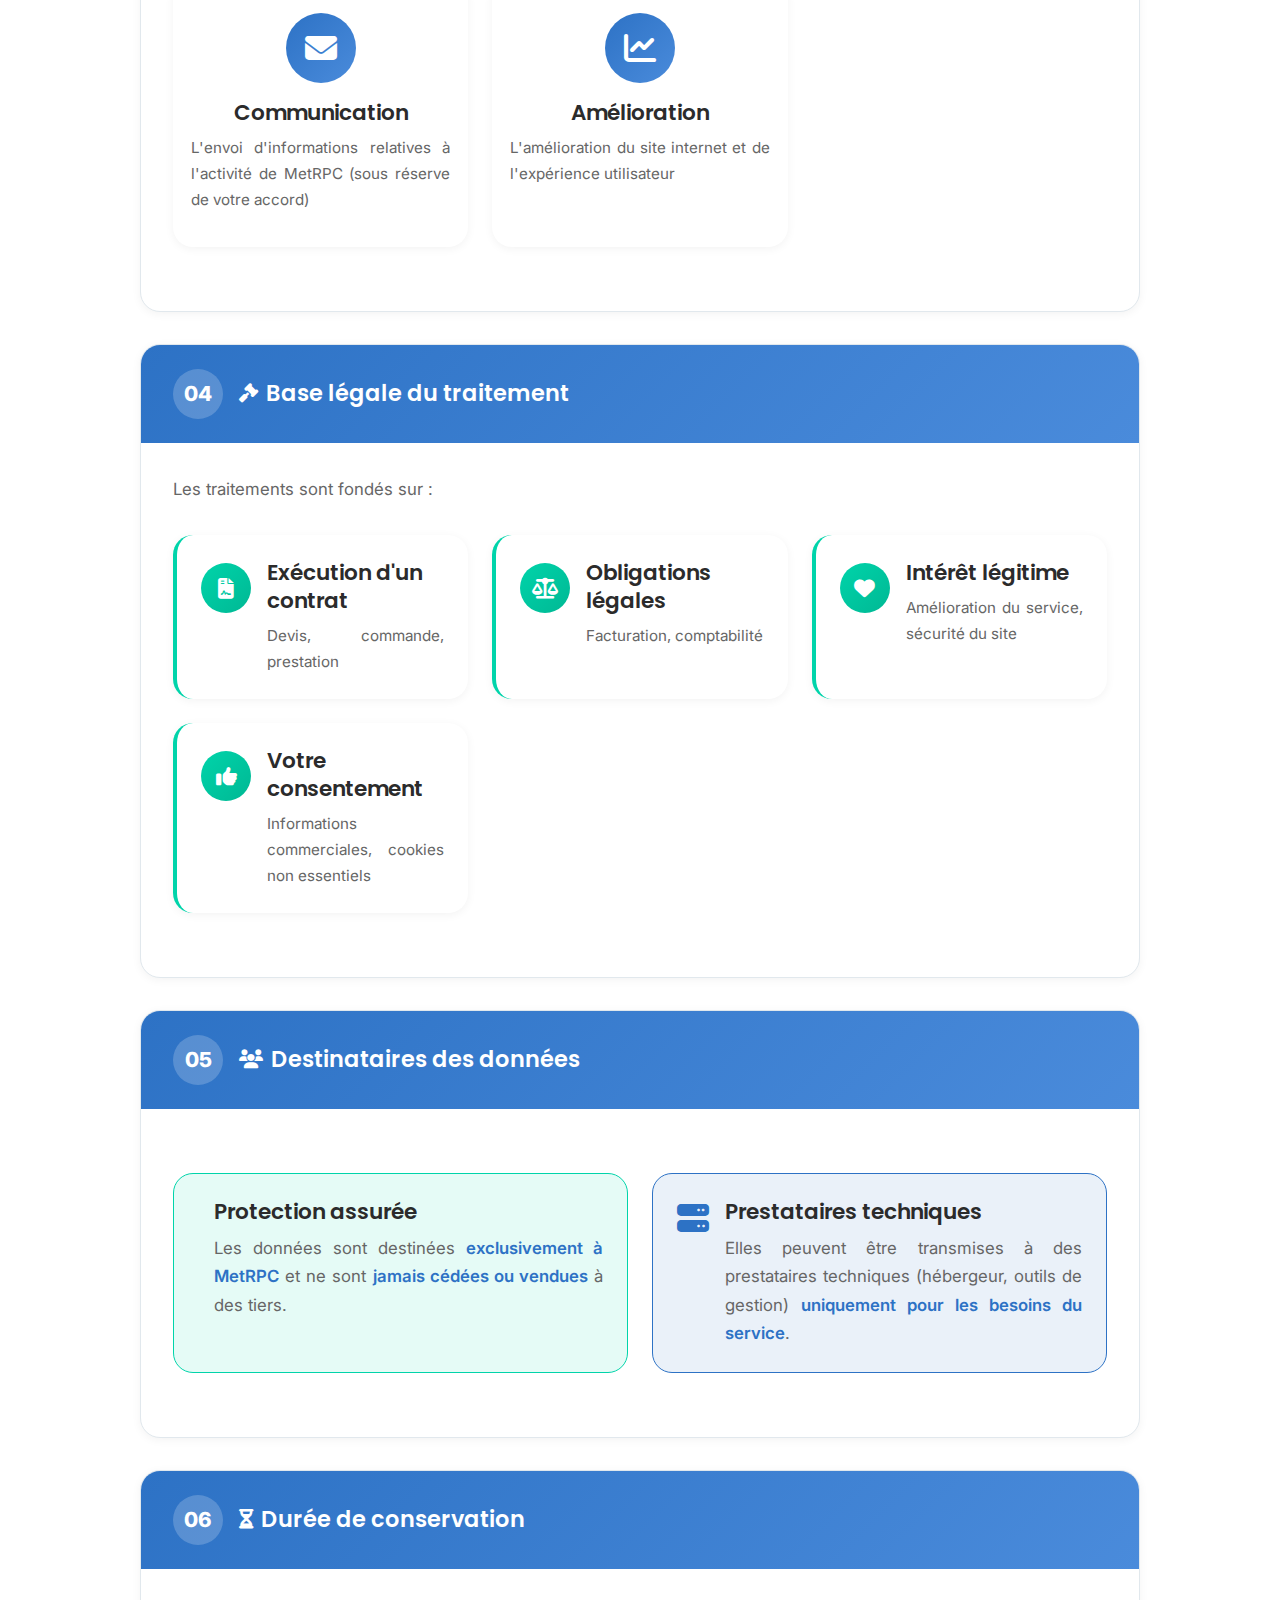
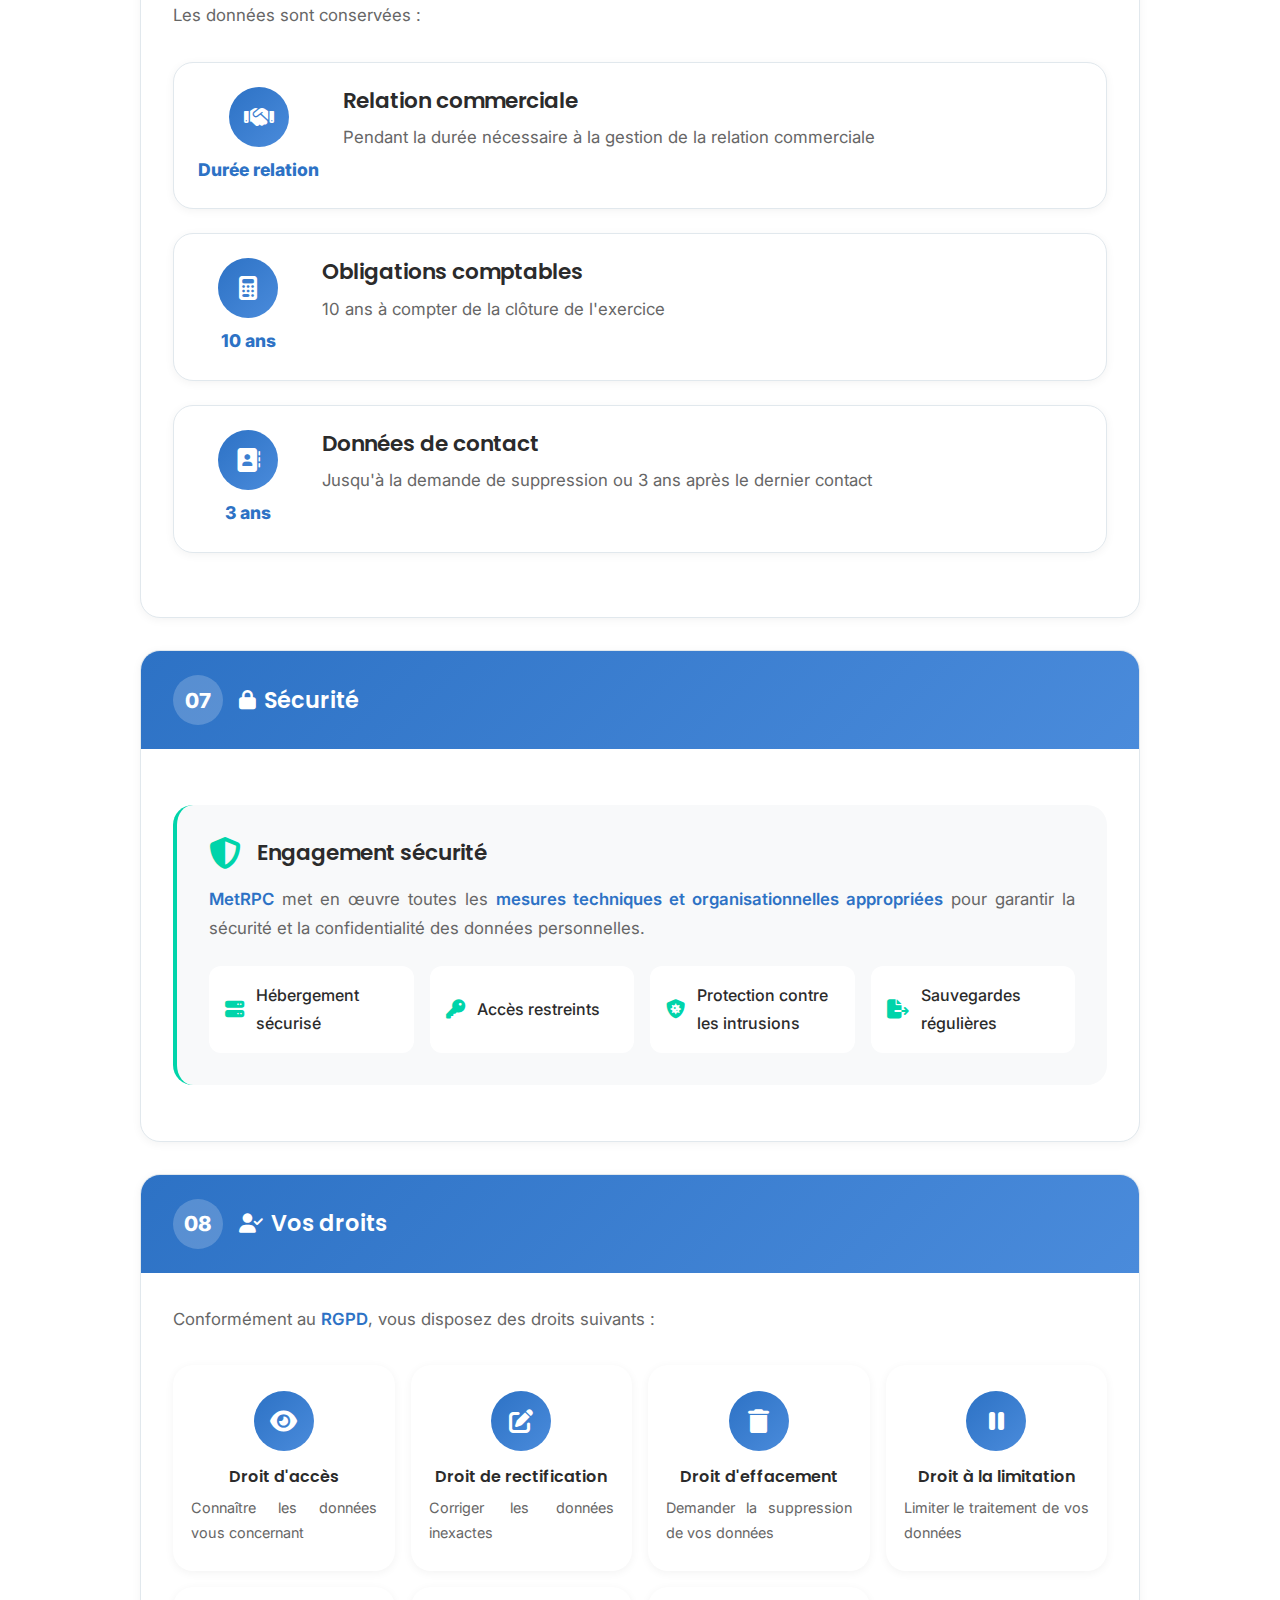
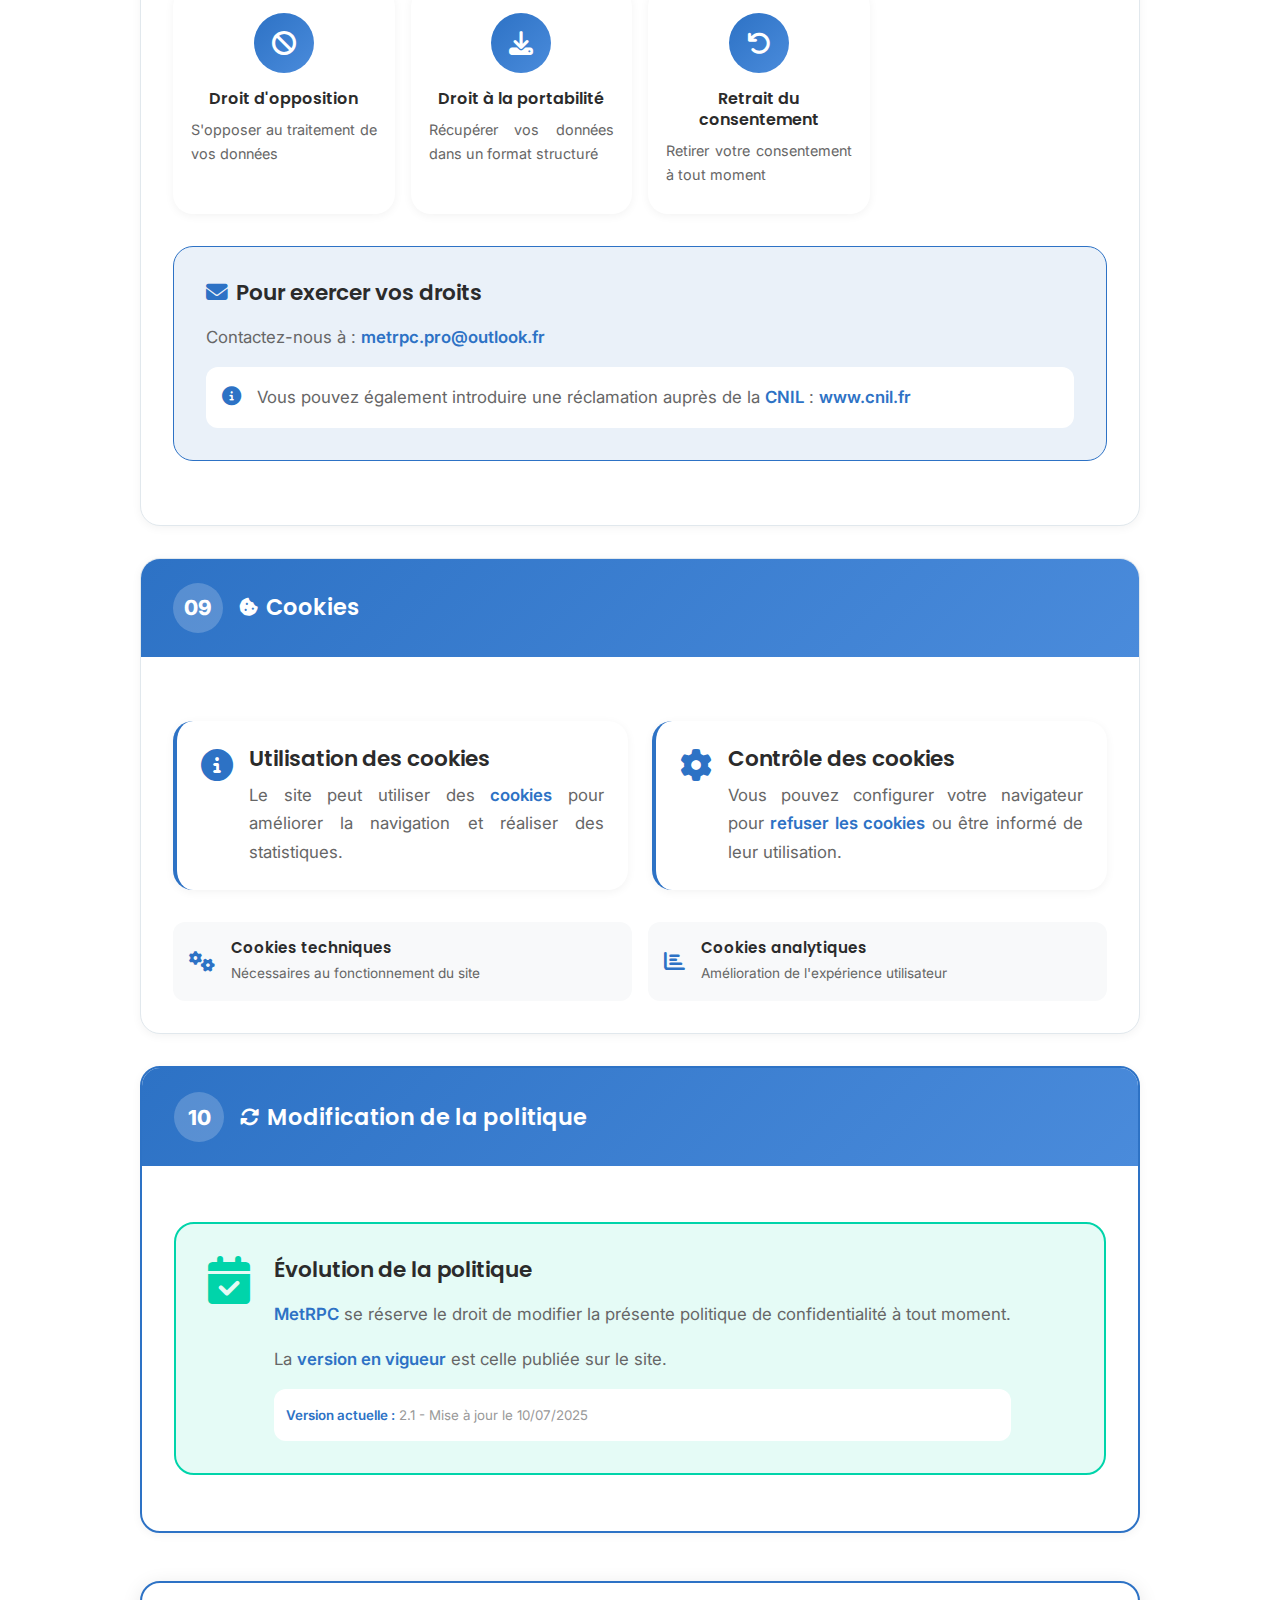
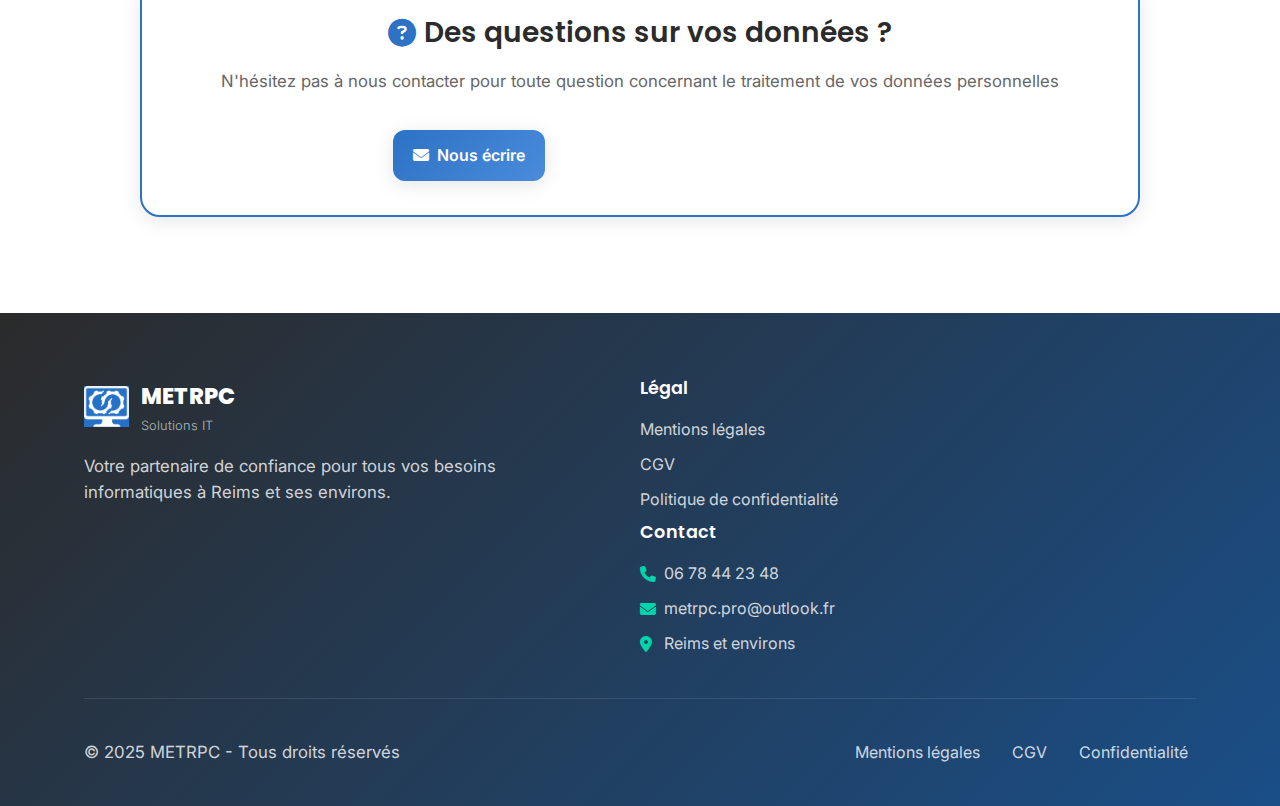
<file: confidentialite.html>
<!DOCTYPE html>
<html lang="fr">
<head>
  <meta charset="UTF-8" />
  <meta name="viewport" content="width=device-width, initial-scale=1" />
  <title>METRPC - Politique de confidentialité</title>
  
  <!-- Google Fonts -->
  <link rel="preconnect" href="https://fonts.googleapis.com">
  <link rel="preconnect" href="https://fonts.gstatic.com" crossorigin>
  <link href="https://fonts.googleapis.com/css2?family=Inter:wght@300;400;500;600;700;800&family=Poppins:wght@300;400;500;600;700;800&display=swap" rel="stylesheet">
  
  <!-- Font Awesome Icons -->
  <link rel="stylesheet" href="https://cdnjs.cloudflare.com/ajax/libs/font-awesome/6.4.0/css/all.min.css">
  
  <!-- Custom Styles -->
  <link rel="stylesheet" href="css/content.css" />
  <link rel="stylesheet" href="css/confidentialite.css" />
</head>
<body>

  <!-- Header -->
  <header class="header-modern">
    <div class="container nav-container">
      <div class="logo-block">
        <img src="images/Metrpc.png" alt="Logo METRPC" class="logo">
        <span class="brand">METRPC</span>
        <span class="tagline">Solutions IT</span>
      </div>
      <div class="mobile-menu">
        <button class="menu-btn" aria-label="Menu">
          <span></span>
          <span></span>
          <span></span>
        </button>
      </div>
      <nav class="nav-menu">
        <ul>
          <li><a href="index.html"><i class="fas fa-home"></i> Accueil</a></li>
          <li><a href="index.html#QuiNousSommes"><i class="fas fa-users"></i> Qui sommes-nous</a></li>
          <li><a href="index.html#process"><i class="fas fa-cogs"></i> Fonctionnement</a></li>
          <li><a href="index.html#services"><i class="fas fa-tools"></i> Services</a></li>
          <li><a href="index.html#contact"><i class="fas fa-envelope"></i> Contact</a></li>
        </ul>
      </nav>
    </div>
  </header>

  <!-- Breadcrumb -->
  <section class="breadcrumb-section">
    <div class="container">
      <nav class="breadcrumb">
        <a href="index.html"><i class="fas fa-home"></i> Accueil</a>
        <span class="separator"><i class="fas fa-chevron-right"></i></span>
        <span class="current">Politique de confidentialité</span>
      </nav>
    </div>
  </section>

  <!-- Privacy Hero Section -->
  <section class="privacy-hero">
    <div class="container">
      <div class="privacy-hero-content">
        <div class="privacy-icon">
          <i class="fas fa-user-secret"></i>
        </div>
        <h1>Politique de confidentialité</h1>
        <p class="privacy-subtitle">Protection et traitement de vos données personnelles</p>
        <div class="privacy-meta">
          <div class="meta-item">
            <i class="fas fa-shield-check"></i>
            <span>Conforme au RGPD</span>
          </div>
          <div class="meta-item">
            <i class="fas fa-calendar-alt"></i>
            <span>Dernière mise à jour : 10/07/2025</span>
          </div>
        </div>
      </div>
    </div>
  </section>

  <!-- Company Info Card -->
  <section class="company-info-section">
    <div class="container">
      <div class="company-card">
        <div class="company-header">
          <div class="company-logo">
            <img src="images/Metrpc.png" alt="Logo METRPC">
          </div>
          <div class="company-details">
            <h2>METRPC</h2>
            <p class="company-status">Responsable du traitement</p>
          </div>
        </div>
        <div class="company-info-grid">
          <div class="info-item">
            <i class="fas fa-map-marker-alt"></i>
            <div>
              <strong>Adresse</strong>
              <span>15 rue Louise Elisabeth Vigée Lebrun<br>51450 Bétheny</span>
            </div>
          </div>
          <div class="info-item">
            <i class="fas fa-envelope"></i>
            <div>
              <strong>Email</strong>
              <a href="mailto:metrpc.pro@outlook.fr">metrpc.pro@outlook.fr</a>
            </div>
          </div>
          <div class="info-item">
            <i class="fas fa-id-card"></i>
            <div>
              <strong>SIRET</strong>
              <span>94075849300016</span>
            </div>
          </div>
          <div class="info-item">
            <i class="fas fa-phone"></i>
            <div>
              <strong>Téléphone</strong>
              <a href="tel:0678442348">06 78 44 23 48</a>
            </div>
          </div>
        </div>
      </div>
    </div>
  </section>

  <!-- Privacy Content -->
  <main class="container privacy-container">
    
    <!-- Table of Contents -->
    <div class="toc-card">
      <h3><i class="fas fa-list"></i> Sommaire</h3>
      <div class="toc-grid">
        <a href="#responsable" class="toc-item">1. Responsable du traitement</a>
        <a href="#donnees" class="toc-item">2. Données collectées</a>
        <a href="#finalites" class="toc-item">3. Finalités du traitement</a>
        <a href="#base-legale" class="toc-item">4. Base légale</a>
        <a href="#destinataires" class="toc-item">5. Destinataires</a>
        <a href="#conservation" class="toc-item">6. Durée de conservation</a>
        <a href="#securite" class="toc-item">7. Sécurité</a>
        <a href="#droits" class="toc-item">8. Vos droits</a>
        <a href="#cookies" class="toc-item">9. Cookies</a>
        <a href="#modifications" class="toc-item">10. Modifications</a>
      </div>
    </div>

    <!-- Article 1 -->
    <article id="responsable" class="privacy-article">
      <div class="article-header">
        <div class="article-number">01</div>
        <h2><i class="fas fa-user-tie"></i> Responsable du traitement</h2>
      </div>
      <div class="article-content">
        <p>Le responsable du traitement des données personnelles collectées sur ce site est :</p>
        <div class="responsible-card">
          <div class="responsible-info">
            <h4><strong>MetRPC</strong> – Micro-entreprise</h4>
            <div class="responsible-details">
              <div class="detail-item">
                <i class="fas fa-id-card"></i>
                <span><strong>SIRET :</strong> 94075849300016</span>
              </div>
              <div class="detail-item">
                <i class="fas fa-map-marker-alt"></i>
                <span><strong>Adresse :</strong> 15 rue Louise Elisabeth Vigée Lebrun, 51450 Bétheny</span>
              </div>
              <div class="detail-item">
                <i class="fas fa-envelope"></i>
                <span><strong>E-mail :</strong> <a href="mailto:metrpc.pro@outlook.fr">metrpc.pro@outlook.fr</a></span>
              </div>
            </div>
          </div>
        </div>
      </div>
    </article>

    <!-- Article 2 -->
    <article id="donnees" class="privacy-article">
      <div class="article-header">
        <div class="article-number">02</div>
        <h2><i class="fas fa-database"></i> Données collectées</h2>
      </div>
      <div class="article-content">
        <p>Dans le cadre de son activité, <strong>MetRPC</strong> peut être amené à collecter les données suivantes :</p>
        <div class="data-categories">
          <div class="data-category">
            <i class="fas fa-user"></i>
            <div class="category-content">
              <h4>Données d'identité</h4>
              <ul>
                <li>Nom, prénom</li>
                <li>Adresse postale</li>
              </ul>
            </div>
          </div>
          <div class="data-category">
            <i class="fas fa-address-book"></i>
            <div class="category-content">
              <h4>Données de contact</h4>
              <ul>
                <li>Adresse e-mail</li>
                <li>Numéro de téléphone</li>
              </ul>
            </div>
          </div>
          <div class="data-category">
            <i class="fas fa-file-invoice"></i>
            <div class="category-content">
              <h4>Données commerciales</h4>
              <ul>
                <li>Informations nécessaires à l'établissement de devis</li>
                <li>Données de facturation et gestion des interventions</li>
              </ul>
            </div>
          </div>
          <div class="data-category">
            <i class="fas fa-globe"></i>
            <div class="category-content">
              <h4>Données de navigation</h4>
              <ul>
                <li>Cookies</li>
                <li>Adresse IP</li>
                <li>Données de navigation</li>
              </ul>
            </div>
          </div>
        </div>
      </div>
    </article>

    <!-- Article 3 -->
    <article id="finalites" class="privacy-article">
      <div class="article-header">
        <div class="article-number">03</div>
        <h2><i class="fas fa-bullseye"></i> Finalités du traitement</h2>
      </div>
      <div class="article-content">
        <p>Les données collectées sont utilisées pour :</p>
        <div class="purposes-grid">
          <div class="purpose-card">
            <i class="fas fa-handshake"></i>
            <h4>Gestion commerciale</h4>
            <p>La gestion des demandes de devis et de contact</p>
          </div>
          <div class="purpose-card">
            <i class="fas fa-tools"></i>
            <h4>Exécution des prestations</h4>
            <p>La réalisation des prestations de réparation et services</p>
          </div>
          <div class="purpose-card">
            <i class="fas fa-calculator"></i>
            <h4>Gestion administrative</h4>
            <p>La gestion comptable (devis, factures, suivi client)</p>
          </div>
          <div class="purpose-card">
            <i class="fas fa-envelope"></i>
            <h4>Communication</h4>
            <p>L'envoi d'informations relatives à l'activité de MetRPC (sous réserve de votre accord)</p>
          </div>
          <div class="purpose-card">
            <i class="fas fa-chart-line"></i>
            <h4>Amélioration</h4>
            <p>L'amélioration du site internet et de l'expérience utilisateur</p>
          </div>
        </div>
      </div>
    </article>

    <!-- Article 4 -->
    <article id="base-legale" class="privacy-article">
      <div class="article-header">
        <div class="article-number">04</div>
        <h2><i class="fas fa-gavel"></i> Base légale du traitement</h2>
      </div>
      <div class="article-content">
        <p>Les traitements sont fondés sur :</p>
        <div class="legal-bases">
          <div class="legal-base">
            <i class="fas fa-file-contract"></i>
            <div class="legal-content">
              <h4>Exécution d'un contrat</h4>
              <p>Devis, commande, prestation</p>
            </div>
          </div>
          <div class="legal-base">
            <i class="fas fa-balance-scale"></i>
            <div class="legal-content">
              <h4>Obligations légales</h4>
              <p>Facturation, comptabilité</p>
            </div>
          </div>
          <div class="legal-base">
            <i class="fas fa-heart"></i>
            <div class="legal-content">
              <h4>Intérêt légitime</h4>
              <p>Amélioration du service, sécurité du site</p>
            </div>
          </div>
          <div class="legal-base">
            <i class="fas fa-thumbs-up"></i>
            <div class="legal-content">
              <h4>Votre consentement</h4>
              <p>Informations commerciales, cookies non essentiels</p>
            </div>
          </div>
        </div>
      </div>
    </article>

    <!-- Article 5 -->
    <article id="destinataires" class="privacy-article">
      <div class="article-header">
        <div class="article-number">05</div>
        <h2><i class="fas fa-users"></i> Destinataires des données</h2>
      </div>
      <div class="article-content">
        <div class="recipients-info">
          <div class="positive-info">
            <i class="fas fa-shield-check"></i>
            <div>
              <h4>Protection assurée</h4>
              <p>Les données sont destinées <strong>exclusivement à MetRPC</strong> et ne sont <strong>jamais cédées ou vendues</strong> à des tiers.</p>
            </div>
          </div>
          <div class="condition-info">
            <i class="fas fa-server"></i>
            <div>
              <h4>Prestataires techniques</h4>
              <p>Elles peuvent être transmises à des prestataires techniques (hébergeur, outils de gestion) <strong>uniquement pour les besoins du service</strong>.</p>
            </div>
          </div>
        </div>
      </div>
    </article>

    <!-- Article 6 -->
    <article id="conservation" class="privacy-article">
      <div class="article-header">
        <div class="article-number">06</div>
        <h2><i class="fas fa-hourglass-half"></i> Durée de conservation</h2>
      </div>
      <div class="article-content">
        <p>Les données sont conservées :</p>
        <div class="retention-periods">
          <div class="retention-item">
            <div class="retention-duration">
              <i class="fas fa-handshake"></i>
              <span class="duration">Durée relation</span>
            </div>
            <div class="retention-description">
              <h4>Relation commerciale</h4>
              <p>Pendant la durée nécessaire à la gestion de la relation commerciale</p>
            </div>
          </div>
          <div class="retention-item">
            <div class="retention-duration">
              <i class="fas fa-calculator"></i>
              <span class="duration">10 ans</span>
            </div>
            <div class="retention-description">
              <h4>Obligations comptables</h4>
              <p>10 ans à compter de la clôture de l'exercice</p>
            </div>
          </div>
          <div class="retention-item">
            <div class="retention-duration">
              <i class="fas fa-address-book"></i>
              <span class="duration">3 ans</span>
            </div>
            <div class="retention-description">
              <h4>Données de contact</h4>
              <p>Jusqu'à la demande de suppression ou 3 ans après le dernier contact</p>
            </div>
          </div>
        </div>
      </div>
    </article>

    <!-- Article 7 -->
    <article id="securite" class="privacy-article">
      <div class="article-header">
        <div class="article-number">07</div>
        <h2><i class="fas fa-lock"></i> Sécurité</h2>
      </div>
      <div class="article-content">
        <div class="security-card">
          <div class="security-header">
            <i class="fas fa-shield-alt"></i>
            <h4>Engagement sécurité</h4>
          </div>
          <p><strong>MetRPC</strong> met en œuvre toutes les <strong>mesures techniques et organisationnelles appropriées</strong> pour garantir la sécurité et la confidentialité des données personnelles.</p>
          <div class="security-measures">
            <div class="measure-item">
              <i class="fas fa-server"></i>
              <span>Hébergement sécurisé</span>
            </div>
            <div class="measure-item">
              <i class="fas fa-key"></i>
              <span>Accès restreints</span>
            </div>
            <div class="measure-item">
              <i class="fas fa-shield-virus"></i>
              <span>Protection contre les intrusions</span>
            </div>
            <div class="measure-item">
              <i class="fas fa-file-export"></i>
              <span>Sauvegardes régulières</span>
            </div>
          </div>
        </div>
      </div>
    </article>

    <!-- Article 8 -->
    <article id="droits" class="privacy-article">
      <div class="article-header">
        <div class="article-number">08</div>
        <h2><i class="fas fa-user-check"></i> Vos droits</h2>
      </div>
      <div class="article-content">
        <p>Conformément au <strong>RGPD</strong>, vous disposez des droits suivants :</p>
        <div class="rights-grid">
          <div class="right-card">
            <i class="fas fa-eye"></i>
            <h4>Droit d'accès</h4>
            <p>Connaître les données vous concernant</p>
          </div>
          <div class="right-card">
            <i class="fas fa-edit"></i>
            <h4>Droit de rectification</h4>
            <p>Corriger les données inexactes</p>
          </div>
          <div class="right-card">
            <i class="fas fa-trash"></i>
            <h4>Droit d'effacement</h4>
            <p>Demander la suppression de vos données</p>
          </div>
          <div class="right-card">
            <i class="fas fa-pause"></i>
            <h4>Droit à la limitation</h4>
            <p>Limiter le traitement de vos données</p>
          </div>
          <div class="right-card">
            <i class="fas fa-ban"></i>
            <h4>Droit d'opposition</h4>
            <p>S'opposer au traitement de vos données</p>
          </div>
          <div class="right-card">
            <i class="fas fa-download"></i>
            <h4>Droit à la portabilité</h4>
            <p>Récupérer vos données dans un format structuré</p>
          </div>
          <div class="right-card">
            <i class="fas fa-undo"></i>
            <h4>Retrait du consentement</h4>
            <p>Retirer votre consentement à tout moment</p>
          </div>
        </div>
        
        <div class="exercise-rights">
          <h4><i class="fas fa-envelope"></i> Pour exercer vos droits</h4>
          <p>Contactez-nous à : <a href="mailto:metrpc.pro@outlook.fr"><strong>metrpc.pro@outlook.fr</strong></a></p>
          <div class="cnil-info">
            <i class="fas fa-info-circle"></i>
            <p>Vous pouvez également introduire une réclamation auprès de la <strong>CNIL</strong> : <a href="https://www.cnil.fr" target="_blank">www.cnil.fr</a></p>
          </div>
        </div>
      </div>
    </article>

    <!-- Article 9 -->
    <article id="cookies" class="privacy-article">
      <div class="article-header">
        <div class="article-number">09</div>
        <h2><i class="fas fa-cookie-bite"></i> Cookies</h2>
      </div>
      <div class="article-content">
        <div class="cookies-info">
          <div class="cookie-explanation">
            <i class="fas fa-info-circle"></i>
            <div>
              <h4>Utilisation des cookies</h4>
              <p>Le site peut utiliser des <strong>cookies</strong> pour améliorer la navigation et réaliser des statistiques.</p>
            </div>
          </div>
          <div class="cookie-control">
            <i class="fas fa-cog"></i>
            <div>
              <h4>Contrôle des cookies</h4>
              <p>Vous pouvez configurer votre navigateur pour <strong>refuser les cookies</strong> ou être informé de leur utilisation.</p>
            </div>
          </div>
        </div>
        <div class="cookie-types">
          <div class="cookie-type">
            <i class="fas fa-cogs"></i>
            <div>
              <h5>Cookies techniques</h5>
              <p>Nécessaires au fonctionnement du site</p>
            </div>
          </div>
          <div class="cookie-type">
            <i class="fas fa-chart-bar"></i>
            <div>
              <h5>Cookies analytiques</h5>
              <p>Amélioration de l'expérience utilisateur</p>
            </div>
          </div>
        </div>
      </div>
    </article>

    <!-- Article 10 -->
    <article id="modifications" class="privacy-article final-article">
      <div class="article-header">
        <div class="article-number">10</div>
        <h2><i class="fas fa-sync-alt"></i> Modification de la politique</h2>
      </div>
      <div class="article-content">
        <div class="modification-card">
          <i class="fas fa-calendar-check"></i>
          <div>
            <h4>Évolution de la politique</h4>
            <p><strong>MetRPC</strong> se réserve le droit de modifier la présente politique de confidentialité à tout moment.</p>
            <p>La <strong>version en vigueur</strong> est celle publiée sur le site.</p>
            <div class="version-info">
              <small><strong>Version actuelle :</strong> 2.1 - Mise à jour le 10/07/2025</small>
            </div>
          </div>
        </div>
      </div>
    </article>

    <!-- Contact Card -->
    <div class="contact-card">
      <h3><i class="fas fa-question-circle"></i> Des questions sur vos données ?</h3>
      <p>N'hésitez pas à nous contacter pour toute question concernant le traitement de vos données personnelles</p>
      <div class="contact-actions">
        <a href="mailto:metrpc.pro@outlook.fr" class="btn btn-primary">
          <i class="fas fa-envelope"></i>
          Nous écrire
        </a>
        <a href="tel:0678442348" class="btn btn-secondary">
          <i class="fas fa-phone"></i>
          Appeler
        </a>
        <a href="https://www.cnil.fr" target="_blank" class="btn btn-secondary">
          <i class="fas fa-external-link-alt"></i>
          Contact CNIL
        </a>
      </div>
    </div>

  </main>

  <!-- Footer -->
  <footer class="footer-modern">
    <div class="container">
      <div class="footer-content">
        <div class="footer-brand">
          <div class="logo-block">
            <img src="images/Metrpc.png" alt="Logo METRPC" class="logo">
            <div class="brand-text">
              <span class="brand">METRPC</span>
              <span class="tagline">Solutions IT</span>
            </div>
          </div>
          <p>Votre partenaire de confiance pour tous vos besoins informatiques à Reims et ses environs.</p>
        </div>
        <div class="footer-links">
          <div class="footer-section">
            <h4>Légal</h4>
            <ul>
              <li><a href="#">Mentions légales</a></li>
              <li><a href="cgv.html">CGV</a></li>
              <li><a href="confidentialite.html">Politique de confidentialité</a></li>
            </ul>
          </div>
          <div class="footer-section">
            <h4>Contact</h4>
            <ul>
              <li><i class="fas fa-phone"></i> 06 78 44 23 48</li>
              <li><i class="fas fa-envelope"></i> metrpc.pro@outlook.fr</li>
              <li><i class="fas fa-map-marker-alt"></i> Reims et environs</li>
            </ul>
          </div>
        </div>
      </div>
      <div class="footer-bottom">
        <div class="footer-copyright">
          <p>&copy; 2025 METRPC - Tous droits réservés</p>
        </div>
        <div class="footer-legal">
          <a href="#">Mentions légales</a>
          <a href="cgv.html">CGV</a>
          <a href="confidentialite.html">Confidentialité</a>
        </div>
      </div>
    </div>
  </footer>

  <!-- Scroll to top button -->
  <button id="scrollToTop" class="scroll-to-top" aria-label="Retour en haut">
    <i class="fas fa-chevron-up"></i>
  </button>

  <!-- Scripts -->
  <script src="javascript/script.js"></script>
</body>
</html>
</file>
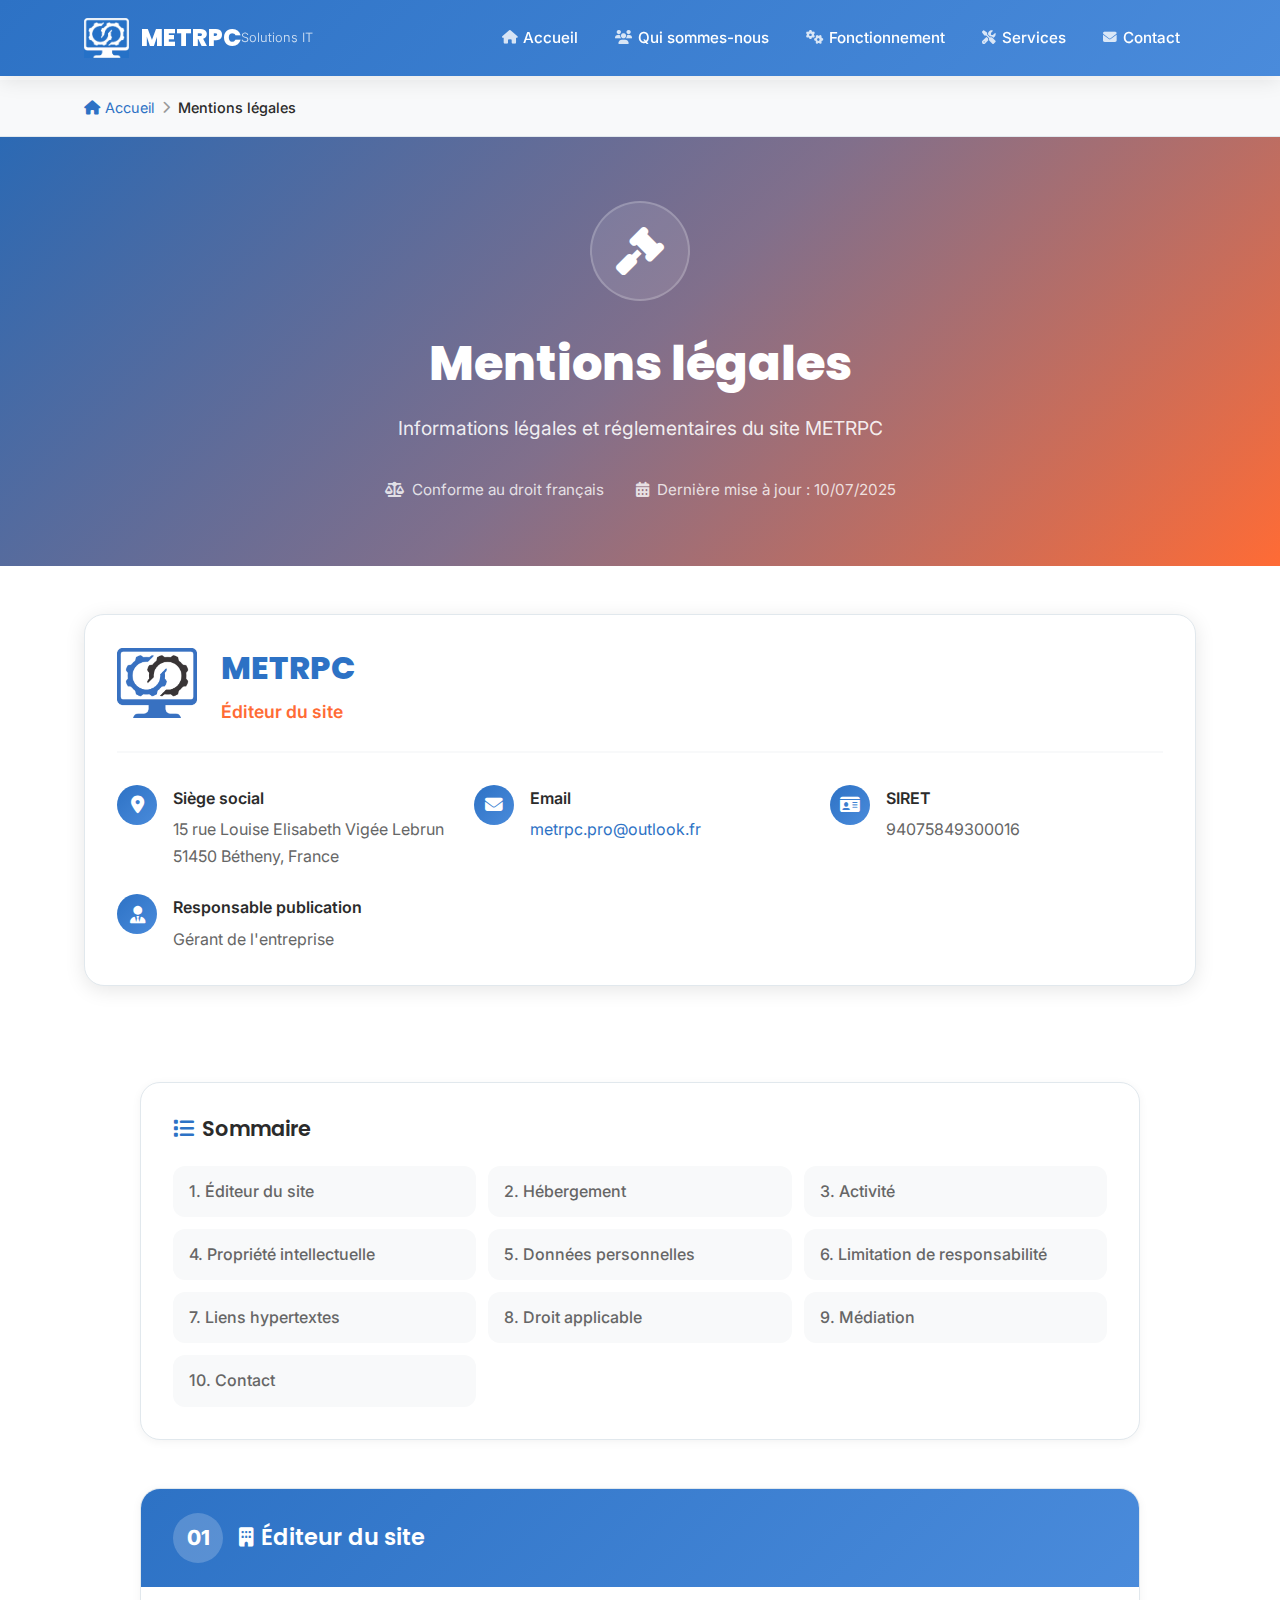
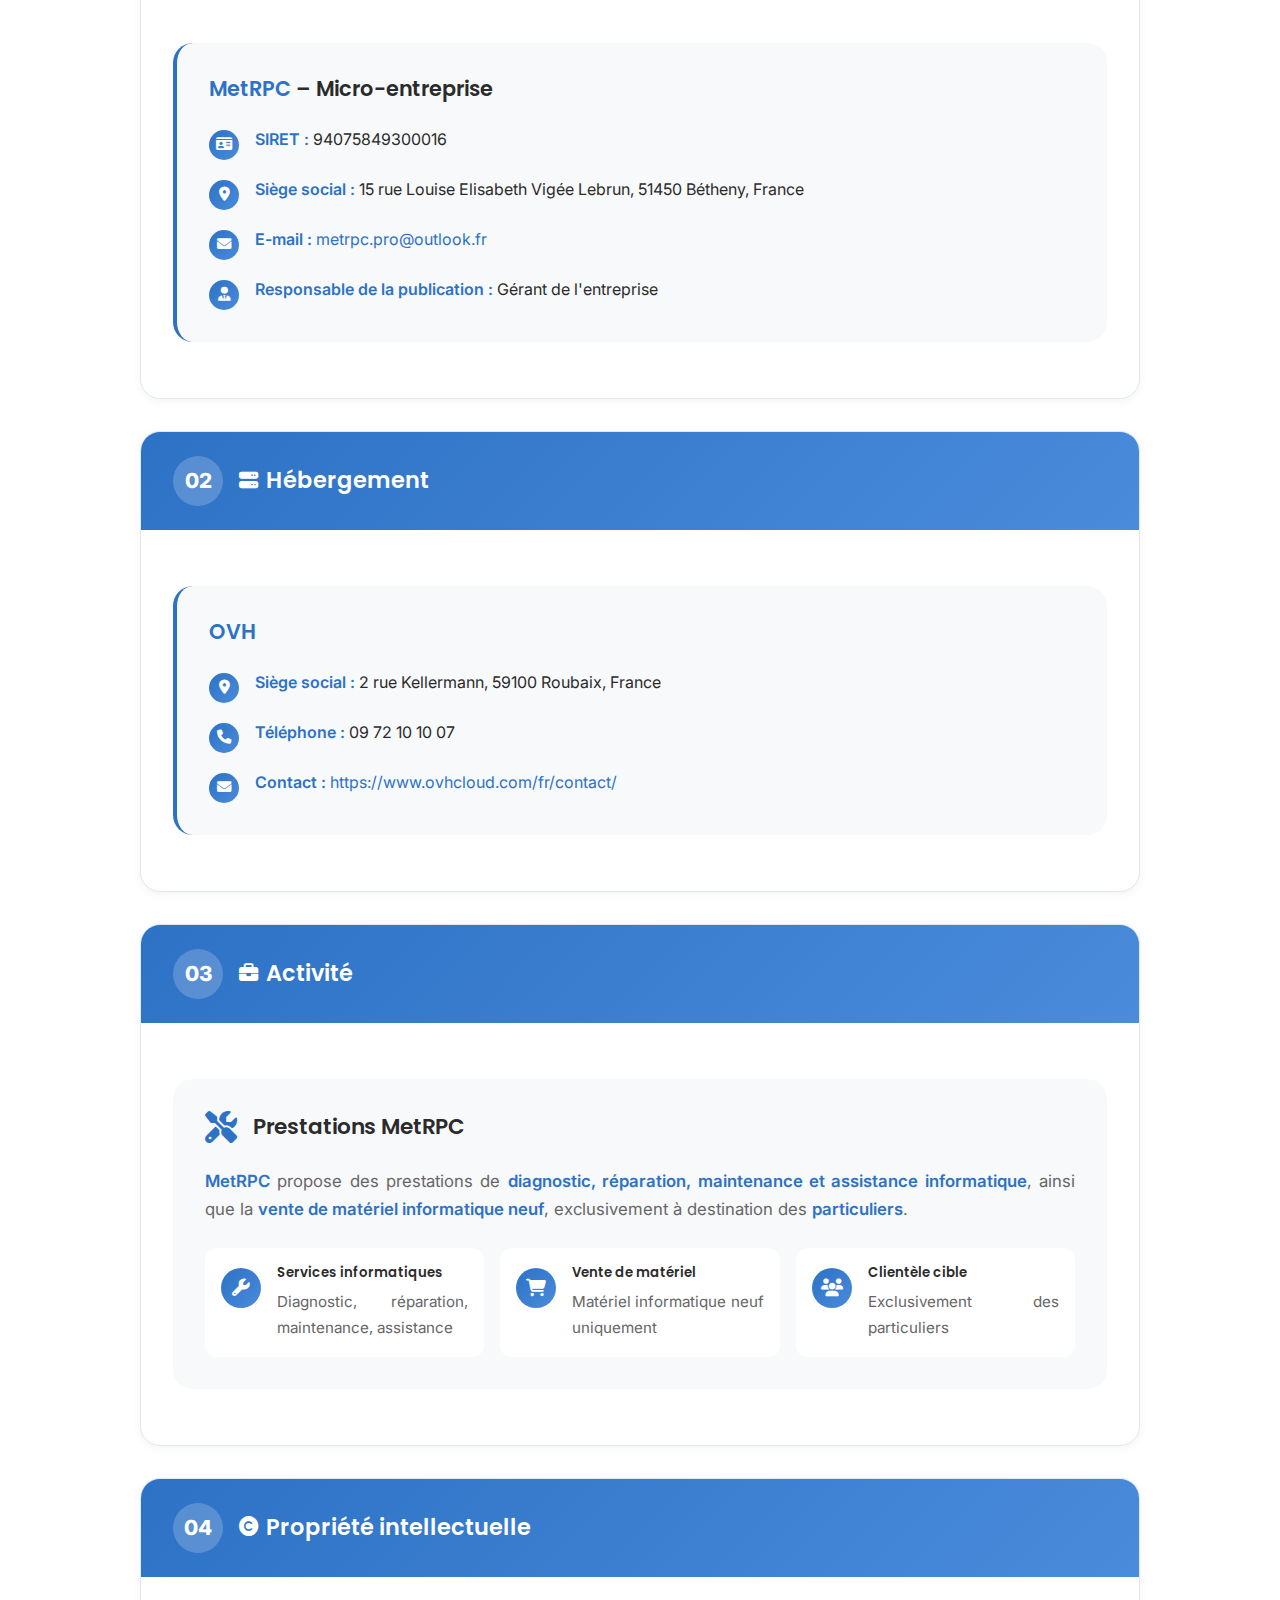
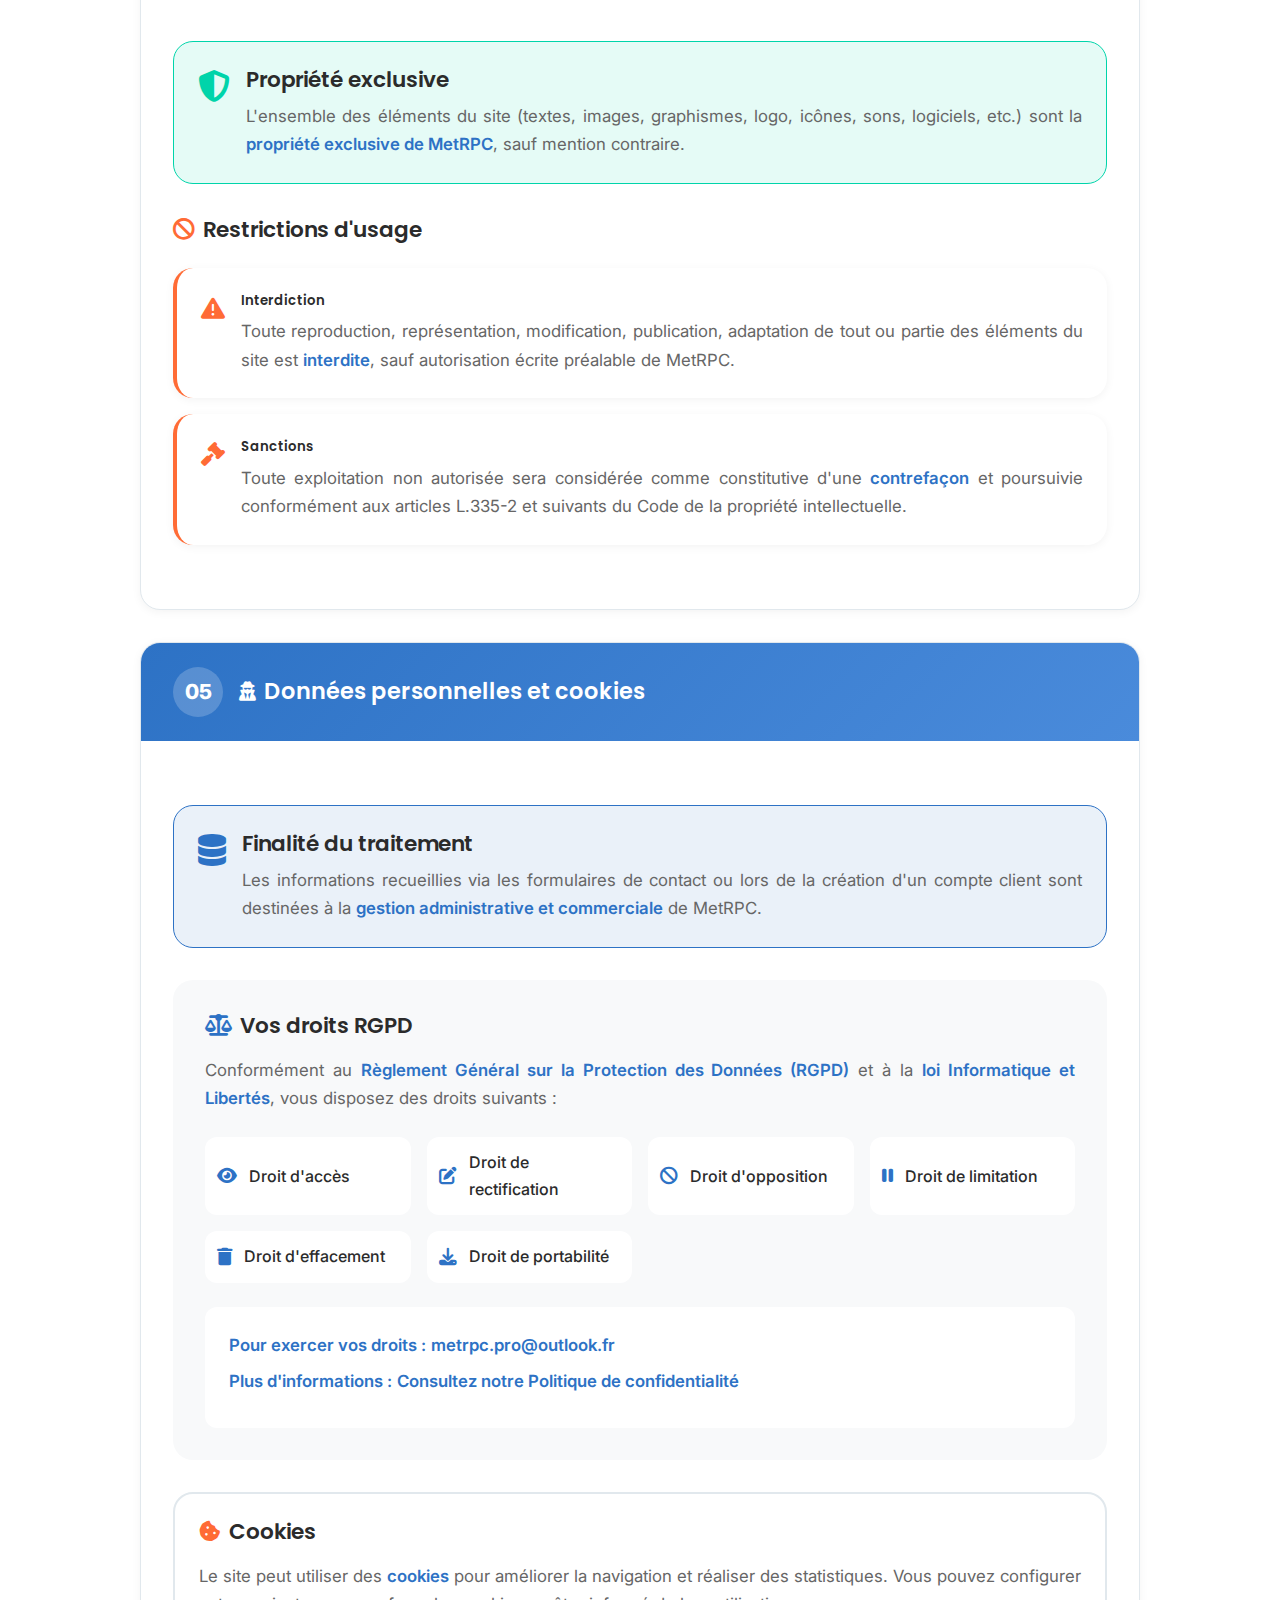
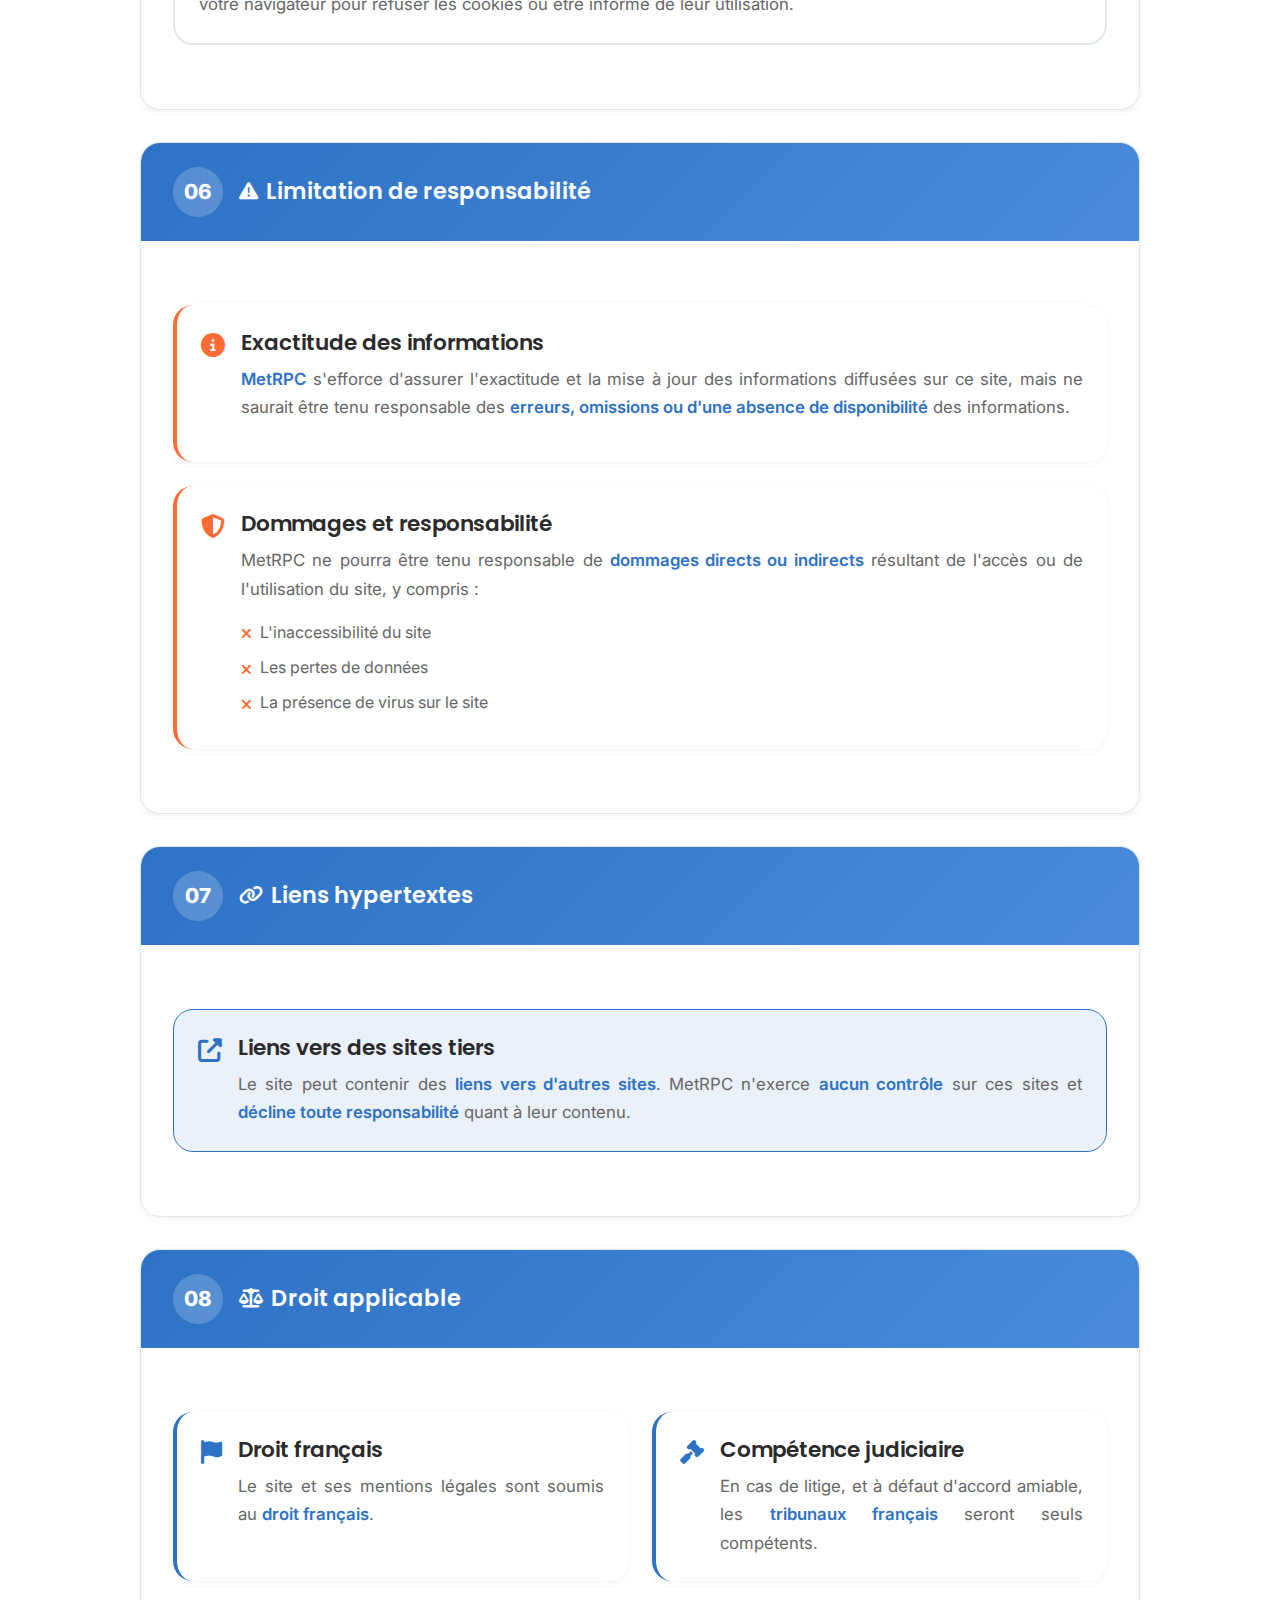
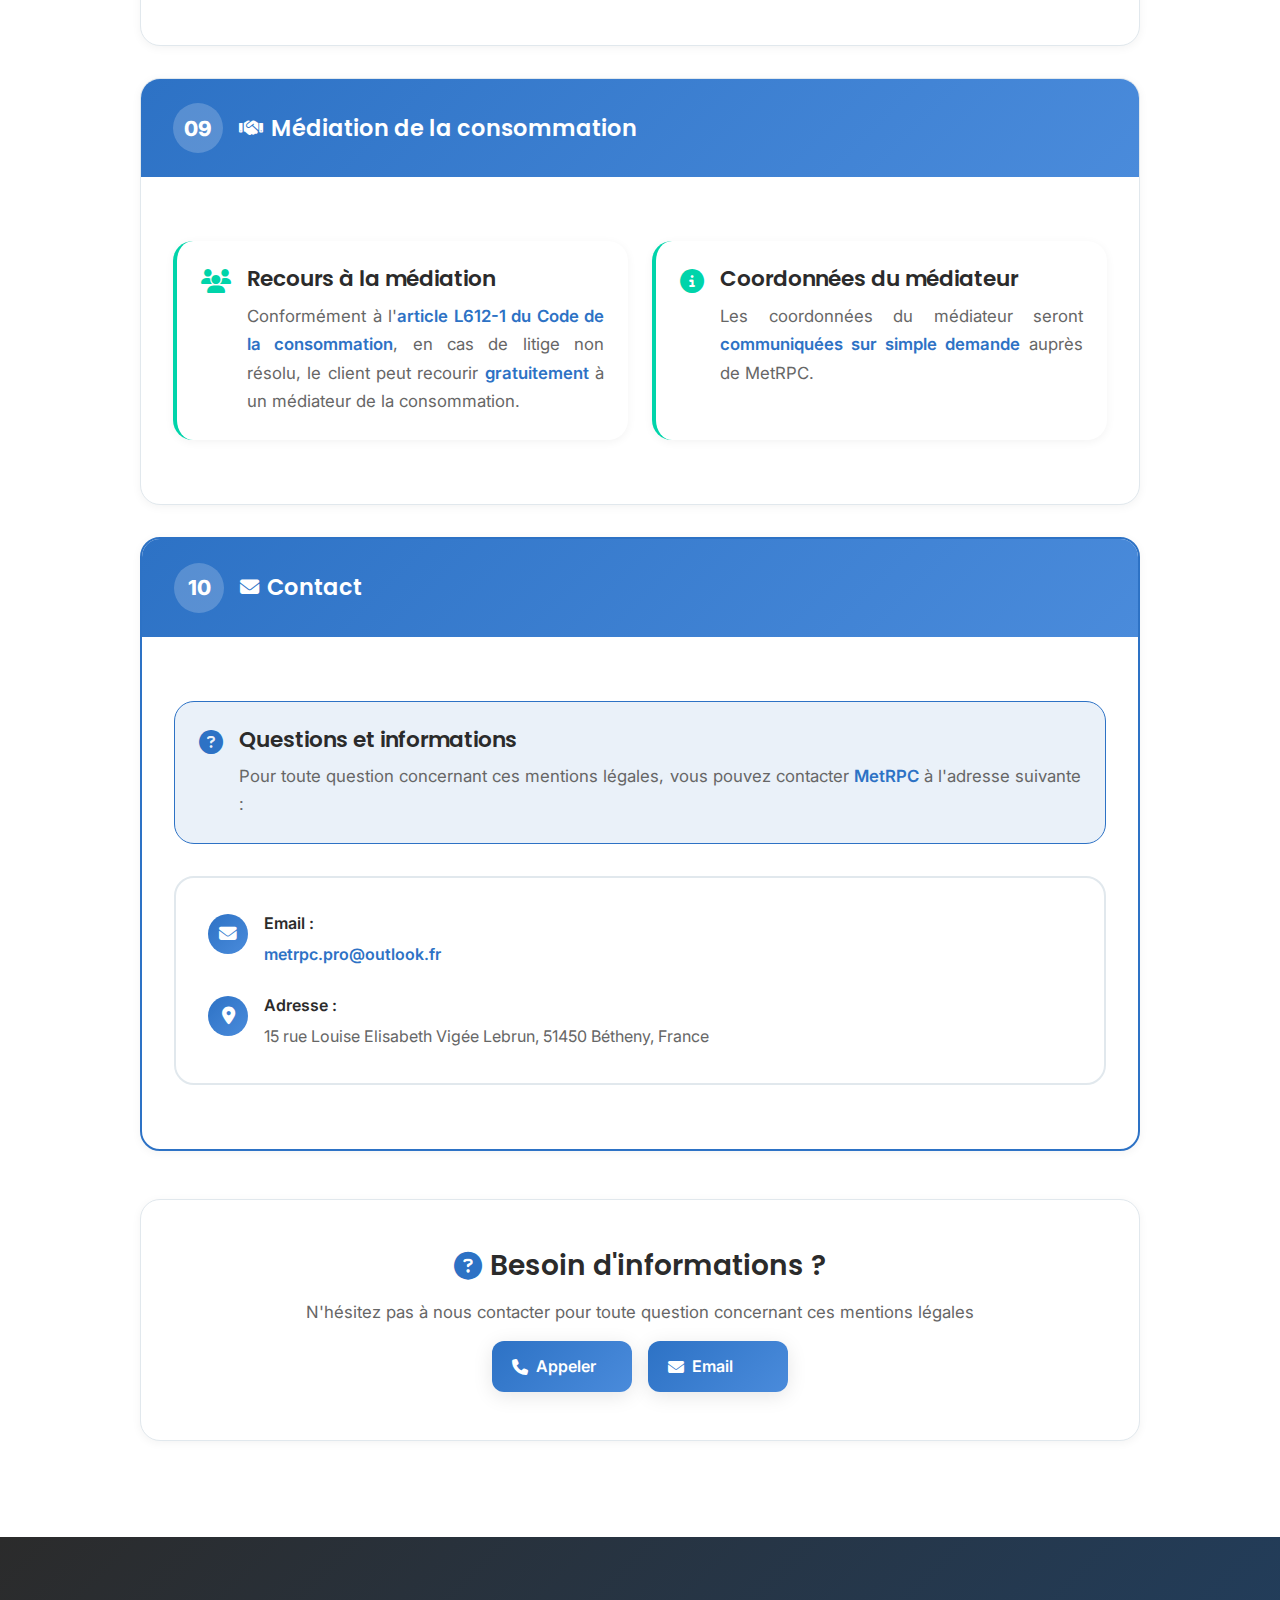
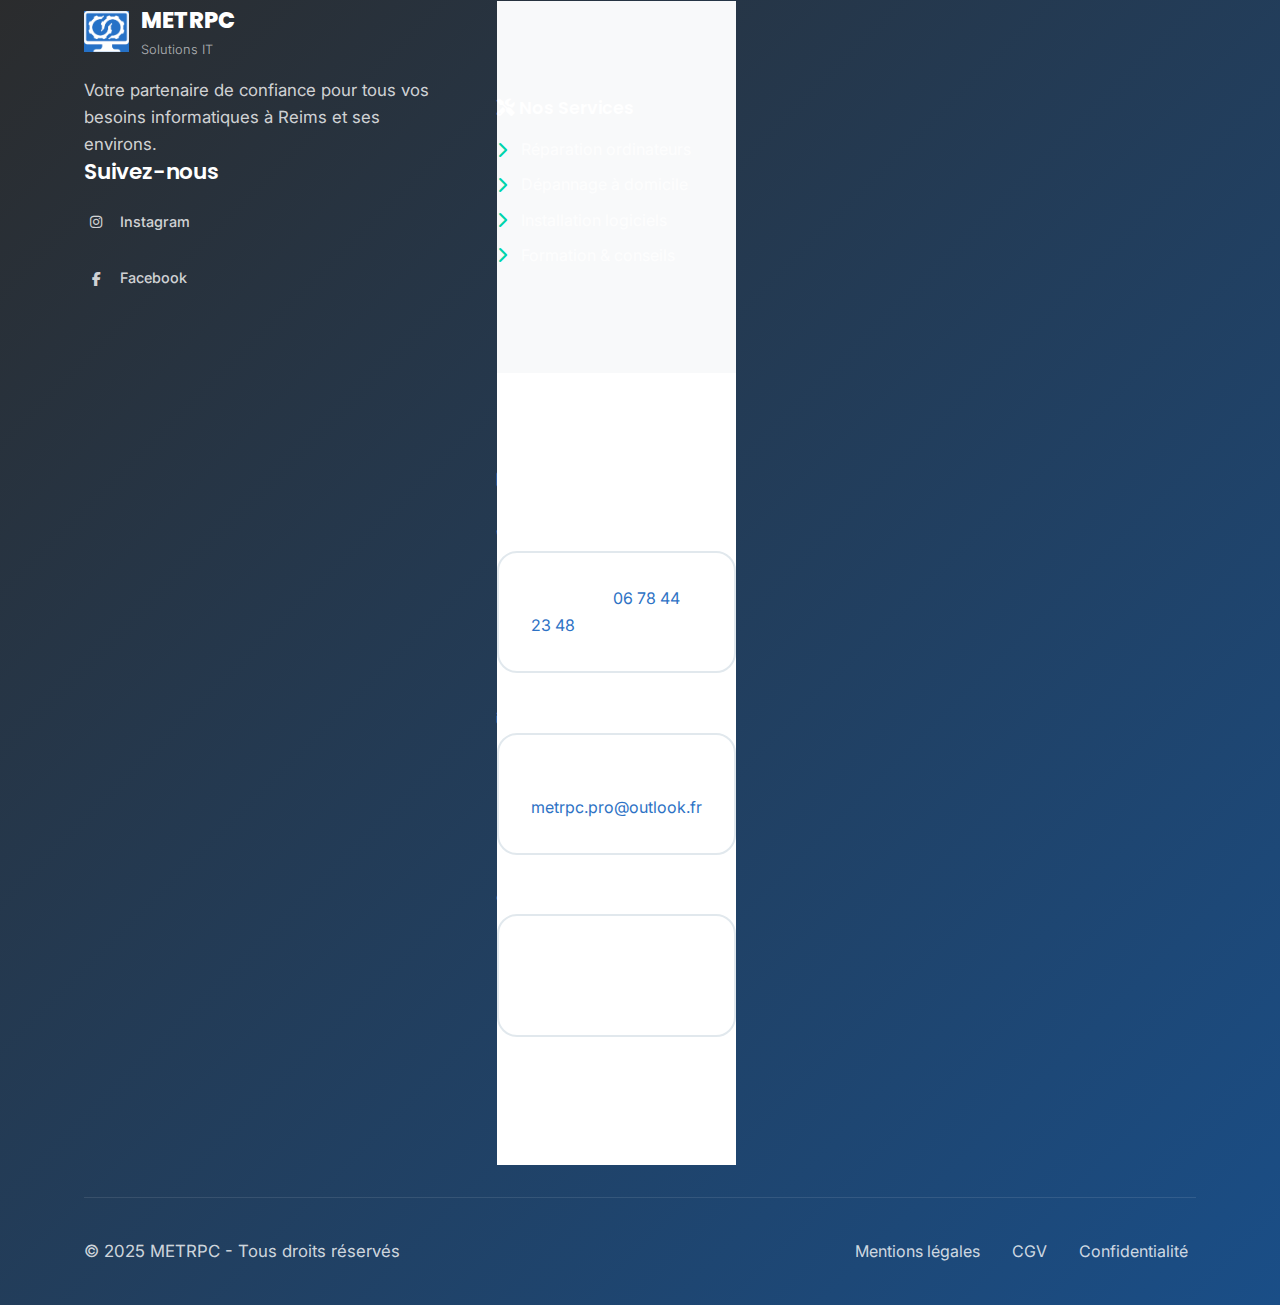
<file: mentions-legales.html>
<!DOCTYPE html>
<html lang="fr">
<head>
  <meta charset="UTF-8" />
  <meta name="viewport" content="width=device-width, initial-scale=1" />
  <title>METRPC - Mentions légales</title>
  
  <!-- Google Fonts -->
  <link rel="preconnect" href="https://fonts.googleapis.com">
  <link rel="preconnect" href="https://fonts.gstatic.com" crossorigin>
  <link href="https://fonts.googleapis.com/css2?family=Inter:wght@300;400;500;600;700;800&family=Poppins:wght@300;400;500;600;700;800&display=swap" rel="stylesheet">
  
  <!-- Font Awesome Icons -->
  <link rel="stylesheet" href="https://cdnjs.cloudflare.com/ajax/libs/font-awesome/6.4.0/css/all.min.css">
  
  <!-- Custom Styles -->
  <link rel="stylesheet" href="css/content.css" />
  <link rel="stylesheet" href="css/mentions-legales.css" />
  <link rel="stylesheet" href="css/style.css" />
</head>
<body>

  <!-- Header -->
  <header class="header-modern">
    <div class="container nav-container">
      <div class="logo-block">
        <img src="images/Metrpc.png" alt="Logo METRPC" class="logo">
        <span class="brand">METRPC</span>
        <span class="tagline">Solutions IT</span>
      </div>
      <div class="mobile-menu">
        <button class="menu-btn" aria-label="Menu">
          <span></span>
          <span></span>
          <span></span>
        </button>
      </div>
      <nav class="nav-menu">
        <ul>
          <li><a href="index.html"><i class="fas fa-home"></i> Accueil</a></li>
          <li><a href="index.html#QuiNousSommes"><i class="fas fa-users"></i> Qui sommes-nous</a></li>
          <li><a href="index.html#process"><i class="fas fa-cogs"></i> Fonctionnement</a></li>
          <li><a href="index.html#services"><i class="fas fa-tools"></i> Services</a></li>
          <li><a href="index.html#contact"><i class="fas fa-envelope"></i> Contact</a></li>
        </ul>
      </nav>
    </div>
  </header>

  <!-- Breadcrumb -->
  <section class="breadcrumb-section">
    <div class="container">
      <nav class="breadcrumb">
        <a href="index.html"><i class="fas fa-home"></i> Accueil</a>
        <span class="separator"><i class="fas fa-chevron-right"></i></span>
        <span class="current">Mentions légales</span>
      </nav>
    </div>
  </section>

  <!-- Legal Hero Section -->
  <section class="legal-hero">
    <div class="container">
      <div class="legal-hero-content">
        <div class="legal-icon">
          <i class="fas fa-gavel"></i>
        </div>
        <h1>Mentions légales</h1>
        <p class="legal-subtitle">Informations légales et réglementaires du site METRPC</p>
        <div class="legal-meta">
          <div class="meta-item">
            <i class="fas fa-balance-scale"></i>
            <span>Conforme au droit français</span>
          </div>
          <div class="meta-item">
            <i class="fas fa-calendar-alt"></i>
            <span>Dernière mise à jour : 10/07/2025</span>
          </div>
        </div>
      </div>
    </div>
  </section>

  <!-- Company Info Card -->
  <section class="company-info-section">
    <div class="container">
      <div class="company-card">
        <div class="company-header">
          <div class="company-logo">
            <img src="images/Metrpc-2.png" alt="Logo METRPC">
          </div>
          <div class="company-details">
            <h2>METRPC</h2>
            <p class="company-status">Éditeur du site</p>
          </div>
        </div>
        <div class="company-info-grid">
          <div class="info-item">
            <i class="fas fa-map-marker-alt"></i>
            <div>
              <strong>Siège social</strong>
              <span>15 rue Louise Elisabeth Vigée Lebrun<br>51450 Bétheny, France</span>
            </div>
          </div>
          <div class="info-item">
            <i class="fas fa-envelope"></i>
            <div>
              <strong>Email</strong>
              <a href="mailto:metrpc.pro@outlook.fr">metrpc.pro@outlook.fr</a>
            </div>
          </div>
          <div class="info-item">
            <i class="fas fa-id-card"></i>
            <div>
              <strong>SIRET</strong>
              <span>94075849300016</span>
            </div>
          </div>
          <div class="info-item">
            <i class="fas fa-user-tie"></i>
            <div>
              <strong>Responsable publication</strong>
              <span>Gérant de l'entreprise</span>
            </div>
          </div>
        </div>
      </div>
    </div>
  </section>

  <!-- Legal Content -->
  <main class="container legal-container">
    
    <!-- Table of Contents -->
    <div class="toc-card">
      <h3><i class="fas fa-list"></i> Sommaire</h3>
      <div class="toc-grid">
        <a href="#editeur" class="toc-item">1. Éditeur du site</a>
        <a href="#hebergement" class="toc-item">2. Hébergement</a>
        <a href="#activite" class="toc-item">3. Activité</a>
        <a href="#propriete" class="toc-item">4. Propriété intellectuelle</a>
        <a href="#donnees" class="toc-item">5. Données personnelles</a>
        <a href="#responsabilite" class="toc-item">6. Limitation de responsabilité</a>
        <a href="#liens" class="toc-item">7. Liens hypertextes</a>
        <a href="#droit" class="toc-item">8. Droit applicable</a>
        <a href="#mediation" class="toc-item">9. Médiation</a>
        <a href="#contact" class="toc-item">10. Contact</a>
      </div>
    </div>

    <!-- Article 1 -->
    <article id="editeur" class="legal-article">
      <div class="article-header">
        <div class="article-number">01</div>
        <h2><i class="fas fa-building"></i> Éditeur du site</h2>
      </div>
      <div class="article-content">
        <div class="editor-card">
          <div class="editor-info">
            <h4><strong>MetRPC</strong> – Micro-entreprise</h4>
            <div class="editor-details">
              <div class="detail-item">
                <i class="fas fa-id-card"></i>
                <span><strong>SIRET :</strong> 94075849300016</span>
              </div>
              <div class="detail-item">
                <i class="fas fa-map-marker-alt"></i>
                <span><strong>Siège social :</strong> 15 rue Louise Elisabeth Vigée Lebrun, 51450 Bétheny, France</span>
              </div>
              <div class="detail-item">
                <i class="fas fa-envelope"></i>
                <span><strong>E-mail :</strong> <a href="mailto:metrpc.pro@outlook.fr">metrpc.pro@outlook.fr</a></span>
              </div>
              <div class="detail-item">
                <i class="fas fa-user-tie"></i>
                <span><strong>Responsable de la publication :</strong> Gérant de l'entreprise</span>
              </div>
            </div>
          </div>
        </div>
      </div>
    </article>

    <!-- Article 2 -->
    <article id="hebergement" class="legal-article">
      <div class="article-header">
        <div class="article-number">02</div>
        <h2><i class="fas fa-server"></i> Hébergement</h2>
      </div>
      <div class="article-content">
        <div class="editor-card">
          <div class="editor-info">
            <h4><strong>OVH</strong></h4>
            <div class="editor-details">
              <div class="detail-item">
                <i class="fas fa-map-marker-alt"></i>
                <span><strong>Siège social :</strong> 2 rue Kellermann, 59100 Roubaix, France</span>
              </div>
              <div class="detail-item">
                <i class="fas fa-phone"></i>
                <span><strong>Téléphone :</strong> 09 72 10 10 07</span>
              </div>
              <div class="detail-item">
                <i class="fas fa-envelope"></i>
                <span><strong>Contact :</strong> <a href="https://www.ovhcloud.com/fr/contact/">https://www.ovhcloud.com/fr/contact/</a></span>
              </div>
            </div>
          </div>
        </div>
      </div>
    </article>

    <!-- Article 3 -->
    <article id="activite" class="legal-article">
      <div class="article-header">
        <div class="article-number">03</div>
        <h2><i class="fas fa-briefcase"></i> Activité</h2>
      </div>
      <div class="article-content">
        <div class="activity-card">
          <div class="activity-header">
            <i class="fas fa-tools"></i>
            <h4>Prestations MetRPC</h4>
          </div>
          <p><strong>MetRPC</strong> propose des prestations de <strong>diagnostic, réparation, maintenance et assistance informatique</strong>, ainsi que la <strong>vente de matériel informatique neuf</strong>, exclusivement à destination des <strong>particuliers</strong>.</p>
          
          <div class="activity-services">
            <div class="service-category">
              <i class="fas fa-wrench"></i>
              <div>
                <h5>Services informatiques</h5>
                <p>Diagnostic, réparation, maintenance, assistance</p>
              </div>
            </div>
            <div class="service-category">
              <i class="fas fa-shopping-cart"></i>
              <div>
                <h5>Vente de matériel</h5>
                <p>Matériel informatique neuf uniquement</p>
              </div>
            </div>
            <div class="service-category">
              <i class="fas fa-users"></i>
              <div>
                <h5>Clientèle cible</h5>
                <p>Exclusivement des particuliers</p>
              </div>
            </div>
          </div>
        </div>
      </div>
    </article>

    <!-- Article 4 -->
    <article id="propriete" class="legal-article">
      <div class="article-header">
        <div class="article-number">04</div>
        <h2><i class="fas fa-copyright"></i> Propriété intellectuelle</h2>
      </div>
      <div class="article-content">
        <div class="ip-protection">
          <div class="protection-notice">
            <i class="fas fa-shield-alt"></i>
            <div>
              <h4>Propriété exclusive</h4>
              <p>L'ensemble des éléments du site (textes, images, graphismes, logo, icônes, sons, logiciels, etc.) sont la <strong>propriété exclusive de MetRPC</strong>, sauf mention contraire.</p>
            </div>
          </div>
          
          <div class="usage-restrictions">
            <h4><i class="fas fa-ban"></i> Restrictions d'usage</h4>
            <div class="restriction-items">
              <div class="restriction-item">
                <i class="fas fa-exclamation-triangle"></i>
                <div>
                  <h5>Interdiction</h5>
                  <p>Toute reproduction, représentation, modification, publication, adaptation de tout ou partie des éléments du site est <strong>interdite</strong>, sauf autorisation écrite préalable de MetRPC.</p>
                </div>
              </div>
              <div class="restriction-item">
                <i class="fas fa-gavel"></i>
                <div>
                  <h5>Sanctions</h5>
                  <p>Toute exploitation non autorisée sera considérée comme constitutive d'une <strong>contrefaçon</strong> et poursuivie conformément aux articles L.335-2 et suivants du Code de la propriété intellectuelle.</p>
                </div>
              </div>
            </div>
          </div>
        </div>
      </div>
    </article>

    <!-- Article 5 -->
    <article id="donnees" class="legal-article">
      <div class="article-header">
        <div class="article-number">05</div>
        <h2><i class="fas fa-user-secret"></i> Données personnelles et cookies</h2>
      </div>
      <div class="article-content">
        <div class="data-processing">
          <div class="processing-purpose">
            <i class="fas fa-database"></i>
            <div>
              <h4>Finalité du traitement</h4>
              <p>Les informations recueillies via les formulaires de contact ou lors de la création d'un compte client sont destinées à la <strong>gestion administrative et commerciale</strong> de MetRPC.</p>
            </div>
          </div>
          
          <div class="gdpr-rights">
            <h4><i class="fas fa-balance-scale"></i> Vos droits RGPD</h4>
            <p>Conformément au <strong>Règlement Général sur la Protection des Données (RGPD)</strong> et à la <strong>loi Informatique et Libertés</strong>, vous disposez des droits suivants :</p>
            
            <div class="rights-list">
              <div class="right-item">
                <i class="fas fa-eye"></i>
                <span>Droit d'accès</span>
              </div>
              <div class="right-item">
                <i class="fas fa-edit"></i>
                <span>Droit de rectification</span>
              </div>
              <div class="right-item">
                <i class="fas fa-ban"></i>
                <span>Droit d'opposition</span>
              </div>
              <div class="right-item">
                <i class="fas fa-pause"></i>
                <span>Droit de limitation</span>
              </div>
              <div class="right-item">
                <i class="fas fa-trash"></i>
                <span>Droit d'effacement</span>
              </div>
              <div class="right-item">
                <i class="fas fa-download"></i>
                <span>Droit de portabilité</span>
              </div>
            </div>
            
            <div class="rights-contact">
              <p><strong>Pour exercer vos droits :</strong> <a href="mailto:metrpc.pro@outlook.fr">metrpc.pro@outlook.fr</a></p>
              <p><strong>Plus d'informations :</strong> <a href="confidentialite.html">Consultez notre Politique de confidentialité</a></p>
            </div>
          </div>
          
          <div class="cookies-info">
            <h4><i class="fas fa-cookie-bite"></i> Cookies</h4>
            <p>Le site peut utiliser des <strong>cookies</strong> pour améliorer la navigation et réaliser des statistiques. Vous pouvez configurer votre navigateur pour refuser les cookies ou être informé de leur utilisation.</p>
          </div>
        </div>
      </div>
    </article>

    <!-- Article 6 -->
    <article id="responsabilite" class="legal-article">
      <div class="article-header">
        <div class="article-number">06</div>
        <h2><i class="fas fa-exclamation-triangle"></i> Limitation de responsabilité</h2>
      </div>
      <div class="article-content">
        <div class="liability-limitations">
          <div class="limitation-item">
            <i class="fas fa-info-circle"></i>
            <div>
              <h4>Exactitude des informations</h4>
              <p><strong>MetRPC</strong> s'efforce d'assurer l'exactitude et la mise à jour des informations diffusées sur ce site, mais ne saurait être tenu responsable des <strong>erreurs, omissions ou d'une absence de disponibilité</strong> des informations.</p>
            </div>
          </div>
          
          <div class="limitation-item">
            <i class="fas fa-shield-alt"></i>
            <div>
              <h4>Dommages et responsabilité</h4>
              <p>MetRPC ne pourra être tenu responsable de <strong>dommages directs ou indirects</strong> résultant de l'accès ou de l'utilisation du site, y compris :</p>
              <ul class="damage-list">
                <li><i class="fas fa-times"></i> L'inaccessibilité du site</li>
                <li><i class="fas fa-times"></i> Les pertes de données</li>
                <li><i class="fas fa-times"></i> La présence de virus sur le site</li>
              </ul>
            </div>
          </div>
        </div>
      </div>
    </article>

    <!-- Article 7 -->
    <article id="liens" class="legal-article">
      <div class="article-header">
        <div class="article-number">07</div>
        <h2><i class="fas fa-link"></i> Liens hypertextes</h2>
      </div>
      <div class="article-content">
        <div class="links-policy">
          <div class="links-notice">
            <i class="fas fa-external-link-alt"></i>
            <div>
              <h4>Liens vers des sites tiers</h4>
              <p>Le site peut contenir des <strong>liens vers d'autres sites</strong>. MetRPC n'exerce <strong>aucun contrôle</strong> sur ces sites et <strong>décline toute responsabilité</strong> quant à leur contenu.</p>
            </div>
          </div>
        </div>
      </div>
    </article>

    <!-- Article 8 -->
    <article id="droit" class="legal-article">
      <div class="article-header">
        <div class="article-number">08</div>
        <h2><i class="fas fa-balance-scale"></i> Droit applicable</h2>
      </div>
      <div class="article-content">
        <div class="jurisdiction">
          <div class="law-applicable">
            <i class="fas fa-flag"></i>
            <div>
              <h4>Droit français</h4>
              <p>Le site et ses mentions légales sont soumis au <strong>droit français</strong>.</p>
            </div>
          </div>
          
          <div class="court-jurisdiction">
            <i class="fas fa-gavel"></i>
            <div>
              <h4>Compétence judiciaire</h4>
              <p>En cas de litige, et à défaut d'accord amiable, les <strong>tribunaux français</strong> seront seuls compétents.</p>
            </div>
          </div>
        </div>
      </div>
    </article>

    <!-- Article 9 -->
    <article id="mediation" class="legal-article">
      <div class="article-header">
        <div class="article-number">09</div>
        <h2><i class="fas fa-handshake"></i> Médiation de la consommation</h2>
      </div>
      <div class="article-content">
        <div class="mediation-info">
          <div class="mediation-process">
            <i class="fas fa-users"></i>
            <div>
              <h4>Recours à la médiation</h4>
              <p>Conformément à l'<strong>article L612-1 du Code de la consommation</strong>, en cas de litige non résolu, le client peut recourir <strong>gratuitement</strong> à un médiateur de la consommation.</p>
            </div>
          </div>
          
          <div class="mediation-contact">
            <i class="fas fa-info-circle"></i>
            <div>
              <h4>Coordonnées du médiateur</h4>
              <p>Les coordonnées du médiateur seront <strong>communiquées sur simple demande</strong> auprès de MetRPC.</p>
            </div>
          </div>
        </div>
      </div>
    </article>

    <!-- Article 10 -->
    <article id="contact" class="legal-article final-article">
      <div class="article-header">
        <div class="article-number">10</div>
        <h2><i class="fas fa-envelope"></i> Contact</h2>
      </div>
      <div class="article-content">
        <div class="contact-info">
          <div class="contact-notice">
            <i class="fas fa-question-circle"></i>
            <div>
              <h4>Questions et informations</h4>
              <p>Pour toute question concernant ces mentions légales, vous pouvez contacter <strong>MetRPC</strong> à l'adresse suivante :</p>
            </div>
          </div>
          
          <div class="contact-details">
            <div class="contact-method">
              <i class="fas fa-envelope"></i>
              <div>
                <strong>Email :</strong>
                <a href="mailto:metrpc.pro@outlook.fr">metrpc.pro@outlook.fr</a>
              </div>
            </div>
            <div class="contact-method">
              <i class="fas fa-map-marker-alt"></i>
              <div>
                <strong>Adresse :</strong>
                <span>15 rue Louise Elisabeth Vigée Lebrun, 51450 Bétheny, France</span>
              </div>
            </div>
          </div>
        </div>
      </div>
    </article>

    <!-- Contact Card -->
    <div class="contact-card">
      <h3><i class="fas fa-question-circle"></i> Besoin d'informations ?</h3>
      <p>N'hésitez pas à nous contacter pour toute question concernant ces mentions légales</p>
      <div class="contact-actions">
        <a href="tel:0678442348" class="btn btn-primary">
          <i class="fas fa-phone"></i>
          Appeler
        </a>
        <a href="mailto:metrpc.pro@outlook.fr" class="btn btn-primary">
          <i class="fas fa-envelope"></i>
          Email
        </a>
      </div>
    </div>

  </main>

  <!-- Footer -->
  <footer class="footer-modern" data-aos="fade-up">
    <div class="container">
      <div class="footer-content">
        <div class="footer-main">
          <div class="footer-brand">
            <div class="logo-block">
              <img src="images/Metrpc.png" alt="Logo METRPC" class="logo">
              <div class="brand-text">
                <span class="brand">METRPC</span>
                <span class="tagline">Solutions IT</span>
              </div>
            </div>
            <p>Votre partenaire de confiance pour tous vos besoins informatiques à Reims et ses environs.</p>
            
            <!-- Réseaux sociaux intégrés à la marque -->
            <div class="social-section">
              <h4>Suivez-nous</h4>
              <div class="social-links">
                <a href="https://instagram.com/metrpc_reims" target="_blank" rel="noopener noreferrer" class="social-link instagram" title="Suivez-nous sur Instagram">
                  <i class="fab fa-instagram"></i>
                  <span>Instagram</span>
                </a>
                <a href="https://facebook.com/metrpc.reparation" target="_blank" rel="noopener noreferrer" class="social-link facebook" title="Suivez-nous sur Facebook">
                  <i class="fab fa-facebook-f"></i>
                  <span>Facebook</span>
                </a>
              </div>
            </div>
          </div>
        </div>
        
        <div class="footer-info">
          <div class="footer-section services-section">
            <h4><i class="fas fa-tools"></i> Nos Services</h4>
            <ul>
              <li><a href="index.html#services"><i class="fas fa-chevron-right"></i>Réparation ordinateurs</a></li>
              <li><a href="index.html#services"><i class="fas fa-chevron-right"></i>Dépannage à domicile</a></li>
              <li><a href="index.html#services"><i class="fas fa-chevron-right"></i>Installation logiciels</a></li>
              <li><a href="index.html#services"><i class="fas fa-chevron-right"></i>Formation & conseils</a></li>
            </ul>
          </div>
          
          <div class="footer-section contact-section">
            <h4><i class="fas fa-address-card"></i> Contactez-nous</h4>
            <div class="contact-info">
              <div class="contact-item">
                <i class="fas fa-phone"></i>
                <div class="contact-details">
                  <span class="contact-label">Téléphone</span>
                  <a href="tel:0678442348" class="contact-value">06 78 44 23 48</a>
                </div>
              </div>
              
              <div class="contact-item">
                <i class="fas fa-envelope"></i>
                <div class="contact-details">
                  <span class="contact-label">Email</span>
                  <a href="mailto:metrpc.pro@outlook.fr" class="contact-value">metrpc.pro@outlook.fr</a>
                </div>
              </div>
              
              <div class="contact-item">
                <i class="fas fa-map-marker-alt"></i>
                <div class="contact-details">
                  <span class="contact-label">Zone d'intervention</span>
                  <span class="contact-value">Reims et environs</span>
                </div>
              </div>
            </div>
          </div>
        </div>
      </div>
      
      <div class="footer-bottom">
        <div class="footer-copyright">
          <p>&copy; 2025 METRPC - Tous droits réservés</p>
        </div>
        <div class="footer-legal">
          <a href="mentions-legales.html">Mentions légales</a>
          <a href="cgv.html">CGV</a>
          <a href="confidentialite.html">Confidentialité</a>
        </div>
      </div>
    </div>
  </footer>

  <!-- Scroll to top button -->
  <button id="scrollToTop" class="scroll-to-top" aria-label="Retour en haut">
    <i class="fas fa-chevron-up"></i>
  </button>

  <!-- Scripts -->
  <script src="javascript/script.js"></script>
</body>
</html>
</file>
<file: css/content.css>
:root {
  --primary-color: #2D72C5;
  --primary-dark: #1a4e87;
  --primary-light: #4a8bdb;
  --secondary-color: #FF6B35;
  --secondary-dark: #e55a2b;
  --accent-color: #00D4AA;
  --dark-color: #1a1a1a;
  --text-dark: #2B2B2B;
  --text-light: #666666;
  --text-muted: #999999;
  --white: #FFFFFF;
  --light-gray: #F8F9FA;
  --gray: #F5F5F5;
  --border-color: #E1E8ED;
  --shadow-light: 0 2px 10px rgba(0,0,0,0.05);
  --shadow-medium: 0 4px 20px rgba(0,0,0,0.1);
  --shadow-heavy: 0 8px 30px rgba(0,0,0,0.15);
  --gradient-primary: linear-gradient(135deg, #2D72C5 0%, #4a8bdb 100%);
  --gradient-secondary: linear-gradient(135deg, #FF6B35 0%, #e55a2b 100%);
  --gradient-accent: linear-gradient(135deg, #00D4AA 0%, #00b894 100%);
  --border-radius: 12px;
  --border-radius-large: 20px;
  --transition: all 0.3s cubic-bezier(0.4, 0, 0.2, 1);
  --transition-fast: all 0.2s ease;
}

* {
  margin: 0;
  padding: 0;
  box-sizing: border-box;
}

html {
  scroll-behavior: smooth;
}

body {
  font-family: 'Inter', -apple-system, BlinkMacSystemFont, 'Segoe UI', sans-serif;
  color: var(--text-dark);
  background-color: var(--white);
  line-height: 1.7;
  overflow-x: hidden;
}

/* Typography */
h1, h2, h3, h4, h5, h6 {
  font-family: 'Poppins', sans-serif;
  font-weight: 600;
  line-height: 1.3;
  margin-bottom: 1rem;
}

h1 { font-size: clamp(2rem, 5vw, 3.5rem); }
h2 { font-size: clamp(1.5rem, 4vw, 2.5rem); }
h3 { font-size: clamp(1.25rem, 3vw, 1.75rem); }
h4 { font-size: clamp(1.1rem, 2.5vw, 1.35rem); }

p {
  margin-bottom: 1rem;
  color: var(--text-light);
  font-size: 1.05rem;
}

a {
  color: var(--primary-color);
  text-decoration: none;
  transition: var(--transition);
}

a:hover {
  color: var(--primary-dark);
  text-decoration: none;
}

.container {
  width: 90%;
  max-width: 1200px;
  margin: 0 auto;
  padding: 0 20px;
}

/* Buttons */
.btn {
  display: inline-flex;
  align-items: center;
  gap: 8px;
  padding: 14px 28px;
  border: none;
  border-radius: var(--border-radius);
  font-size: 1rem;
  font-weight: 600;
  text-decoration: none;
  cursor: pointer;
  transition: var(--transition);
  position: relative;
  overflow: hidden;
  z-index: 1;
}

.btn::before {
  content: '';
  position: absolute;
  top: 0;
  left: -100%;
  width: 100%;
  height: 100%;
  background: linear-gradient(90deg, transparent, rgba(255,255,255,0.2), transparent);
  transition: left 0.5s;
  z-index: -1;
}

.btn:hover::before {
  left: 100%;
}

.btn-primary {
  background: var(--gradient-primary);
  color: white;
  box-shadow: var(--shadow-medium);
}

.btn-primary:hover {
  transform: translateY(-2px);
  box-shadow: var(--shadow-heavy);
  color: white;
}

.btn-secondary {
  background: rgba(255, 255, 255, 0.2);
  color: white;
  border: 2px solid rgba(255, 255, 255, 0.3);
  backdrop-filter: blur(10px);
}

.btn-secondary:hover {
  background: rgba(255, 255, 255, 0.3);
  border-color: rgba(255, 255, 255, 0.5);
  transform: translateY(-2px);
  color: white;
}

.btn-full {
  width: 100%;
  justify-content: center;
}

/* Section Headers */
.section-header {
  text-align: center;
  margin-bottom: 4rem;
}

.section-header h2 {
  color: var(--text-dark);
  margin-bottom: 1rem;
}

.section-divider {
  width: 80px;
  height: 4px;
  background: var(--gradient-primary);
  margin: 0 auto 1.5rem;
  border-radius: 2px;
}

.section-subtitle {
  font-size: 1.15rem;
  color: var(--text-light);
  max-width: 600px;
  margin: 0 auto;
}

/* Header */
.header-modern {
  background: var(--gradient-primary);
  padding: 15px 0;
  position: fixed;
  top: 0;
  width: 100%;
  z-index: 1000;
  backdrop-filter: blur(10px);
  box-shadow: var(--shadow-medium);
}

.nav-container {
  display: flex;
  justify-content: space-between;
  align-items: center;
}

.logo-block {
  display: flex;
  align-items: center;
  gap: 12px;
}

.logo {
  width: 45px;
  height: auto;
}

.brand {
  font-size: 1.5rem;
  font-weight: 800;
  color: white;
  font-family: 'Poppins', sans-serif;
}

.tagline {
  font-size: 0.8rem;
  color: rgba(255, 255, 255, 0.8);
  font-weight: 300;
  margin-left: -12px;
}

/* Navigation */
.nav-menu ul {
  display: flex;
  list-style: none;
  gap: 5px;
  margin: 0;
  padding: 0;
}

.nav-menu ul li a {
  display: flex;
  align-items: center;
  gap: 6px;
  color: white;
  font-weight: 500;
  padding: 10px 16px;
  border-radius: 8px;
  transition: var(--transition);
  font-size: 0.95rem;
}

.nav-menu ul li a:hover {
  background: rgba(255, 255, 255, 0.1);
  color: white;
  transform: translateY(-1px);
}

.nav-menu ul li a i {
  font-size: 0.85rem;
  opacity: 0.8;
}

/* Mobile Menu */
.mobile-menu {
  display: none;
}

.menu-btn {
  background: none;
  border: none;
  cursor: pointer;
  padding: 10px;
  z-index: 1001;
  position: relative;
}

.menu-btn span {
  display: block;
  width: 25px;
  height: 2px;
  background-color: white;
  margin: 6px 0;
  transition: var(--transition);
  border-radius: 2px;
}

.menu-btn.active span:nth-child(1) {
  transform: translate(0, 8px) rotate(45deg);
}

.menu-btn.active span:nth-child(2) {
  opacity: 0;
}

.menu-btn.active span:nth-child(3) {
  transform: translate(0, -8px) rotate(-45deg);
}

@media screen and (max-width: 900px) {
  .mobile-menu {
    display: block;
  }

  .nav-menu {
    display: none;
    position: absolute;
    top: calc(100% + 10px);
    right: 20px;
    background: rgba(45, 114, 197, 0.95);
    backdrop-filter: blur(20px);
    padding: 20px;
    border-radius: var(--border-radius);
    box-shadow: var(--shadow-heavy);
    min-width: 200px;
  }

  .nav-menu.active {
    display: block;
    animation: slideDown 0.3s ease;
  }

  .nav-menu ul {
    flex-direction: column;
    gap: 5px;
  }

  .nav-menu ul li a {
    padding: 12px 16px;
    border-radius: 8px;
  }
}

@keyframes slideDown {
  from {
    opacity: 0;
    transform: translateY(-10px);
  }
  to {
    opacity: 1;
    transform: translateY(0);
  }
}

/* Main content offset for fixed header */
body {
  padding-top: 80px;
}

@media (max-width: 768px) {
  body {
    padding-top: 70px;
  }
}

/* Utility Classes */
.gradient-text {
  background: var(--gradient-primary);
  background-clip: text;
  -webkit-background-clip: text;
  -webkit-text-fill-color: transparent;
  background-clip: text;
}

.text-center { text-align: center; }
.text-left { text-align: left; }
.text-right { text-align: right; }

/* Animations */
@keyframes fadeInUp {
  from {
    opacity: 0;
    transform: translateY(30px);
  }
  to {
    opacity: 1;
    transform: translateY(0);
  }
}

@keyframes pulse {
  0%, 100% { transform: scale(1); }
  50% { transform: scale(1.05); }
}

@keyframes bounce {
  0%, 20%, 50%, 80%, 100% { transform: translateY(0); }
  40% { transform: translateY(-10px); }
  60% { transform: translateY(-5px); }
}

/* Scroll to top button */
.scroll-to-top {
  position: fixed;
  bottom: 30px;
  right: 30px;
  width: 50px;
  height: 50px;
  background: var(--gradient-primary);
  color: white;
  border: none;
  border-radius: 50%;
  cursor: pointer;
  opacity: 0;
  visibility: hidden;
  transition: var(--transition);
  z-index: 1000;
  box-shadow: var(--shadow-medium);
}

.scroll-to-top.visible {
  opacity: 1;
  visibility: visible;
  transform: translateY(0);
}

.scroll-to-top:hover {
  transform: translateY(-3px);
  box-shadow: var(--shadow-heavy);
}

/* Responsive Design */
@media (max-width: 1024px) {
  .container {
    width: 95%;
    padding: 0 15px;
  }
}

@media (max-width: 768px) {
  .section-header {
    margin-bottom: 3rem;
  }
  
  .section-header h2 {
    margin-bottom: 0.5rem;
  }
  
  .btn {
    padding: 12px 24px;
    font-size: 0.95rem;
  }
}

@media (max-width: 480px) {
  .container {
    width: 100%;
    padding: 0 10px;
  }
  
  .btn {
    padding: 12px 20px;
    font-size: 0.9rem;
  }
}
</file>
<file: css/cgv.css>
/* CGV Modern Styles */

/* Breadcrumb Section */
.breadcrumb-section {
  background: var(--light-gray);
  padding: 1rem 0;
  border-bottom: 1px solid var(--border-color);
}

.breadcrumb {
  display: flex;
  align-items: center;
  gap: 0.5rem;
  font-size: 0.9rem;
  color: var(--text-light);
}

.breadcrumb a {
  color: var(--primary-color);
  text-decoration: none;
  display: flex;
  align-items: center;
  gap: 0.3rem;
  transition: var(--transition);
}

.breadcrumb a:hover {
  color: var(--primary-dark);
}

.separator {
  color: var(--text-muted);
  font-size: 0.8rem;
}

.current {
  color: var(--text-dark);
  font-weight: 500;
}

/* CGV Hero Section */
.cgv-hero {
  background: var(--gradient-primary);
  color: white;
  padding: 4rem 0;
  text-align: center;
  position: relative;
  overflow: hidden;
}

.cgv-hero::before {
  content: '';
  position: absolute;
  top: 0;
  left: 0;
  right: 0;
  bottom: 0;
  background: linear-gradient(135deg, rgba(45, 114, 197, 0.9) 0%, rgba(26, 26, 26, 0.8) 100%);
  z-index: 1;
}

.cgv-hero-content {
  position: relative;
  z-index: 2;
}

.cgv-icon {
  width: 100px;
  height: 100px;
  background: rgba(255, 255, 255, 0.1);
  border-radius: 50%;
  display: flex;
  align-items: center;
  justify-content: center;
  margin: 0 auto 2rem;
  font-size: 3rem;
  border: 2px solid rgba(255, 255, 255, 0.2);
}

.cgv-hero h1 {
  font-size: clamp(2rem, 5vw, 3rem);
  font-weight: 800;
  margin-bottom: 1rem;
  color: white;
}

.cgv-subtitle {
  font-size: 1.2rem;
  margin-bottom: 2rem;
  color: rgba(255, 255, 255, 0.9);
}

.cgv-meta {
  display: flex;
  justify-content: center;
  gap: 2rem;
  flex-wrap: wrap;
}

.meta-item {
  display: flex;
  align-items: center;
  gap: 0.5rem;
  color: rgba(255, 255, 255, 0.8);
  font-size: 0.95rem;
}

/* Company Info Section */
.company-info-section {
  padding: 3rem 0;
  background: var(--white);
}

.company-card {
  background: white;
  border-radius: var(--border-radius-large);
  box-shadow: var(--shadow-medium);
  padding: 2rem;
  border: 1px solid var(--border-color);
}

.company-header {
  display: flex;
  align-items: center;
  gap: 1.5rem;
  margin-bottom: 2rem;
  padding-bottom: 1.5rem;
  border-bottom: 2px solid var(--light-gray);
}

.company-logo img {
  width: 80px;
  height: auto;
  border-radius: 12px;
}

.company-details h2 {
  font-size: 2rem;
  font-weight: 800;
  color: var(--primary-color);
  margin-bottom: 0.5rem;
}

.company-status {
  color: var(--accent-color);
  font-weight: 600;
  font-size: 1.1rem;
  margin: 0;
}

.company-info-grid {
  display: grid;
  grid-template-columns: repeat(auto-fit, minmax(250px, 1fr));
  gap: 1.5rem;
}

.info-item {
  display: flex;
  align-items: flex-start;
  gap: 1rem;
}

.info-item i {
  width: 40px;
  height: 40px;
  background: var(--gradient-primary);
  border-radius: 50%;
  display: flex;
  align-items: center;
  justify-content: center;
  color: white;
  font-size: 1.1rem;
  flex-shrink: 0;
}

.info-item div {
  flex: 1;
}

.info-item strong {
  display: block;
  font-weight: 600;
  color: var(--text-dark);
  margin-bottom: 0.25rem;
}

.info-item span,
.info-item a {
  color: var(--text-light);
  line-height: 1.4;
}

.info-item a {
  text-decoration: none;
  color: var(--primary-color);
}

.info-item a:hover {
  color: var(--primary-dark);
}

/* CGV Container */
.cgv-container {
  padding: 3rem 0;
  max-width: 1000px;
  margin: 0 auto;
}

/* Table of Contents */
.toc-card {
  background: white;
  border-radius: var(--border-radius-large);
  box-shadow: var(--shadow-light);
  padding: 2rem;
  margin-bottom: 3rem;
  border: 1px solid var(--border-color);
}

.toc-card h3 {
  display: flex;
  align-items: center;
  gap: 0.5rem;
  color: var(--text-dark);
  margin-bottom: 1.5rem;
  font-size: 1.3rem;
}

.toc-card h3 i {
  color: var(--primary-color);
}

.toc-grid {
  display: grid;
  grid-template-columns: repeat(auto-fit, minmax(280px, 1fr));
  gap: 0.75rem;
}

.toc-item {
  display: flex;
  align-items: center;
  padding: 0.75rem 1rem;
  background: var(--light-gray);
  border-radius: var(--border-radius);
  text-decoration: none;
  color: var(--text-light);
  transition: var(--transition);
  font-weight: 500;
}

.toc-item:hover {
  background: var(--primary-color);
  color: white;
  transform: translateX(5px);
}

/* CGV Articles */
.cgv-article {
  background: white;
  border-radius: var(--border-radius-large);
  box-shadow: var(--shadow-light);
  margin-bottom: 2rem;
  overflow: hidden;
  border: 1px solid var(--border-color);
}

.article-header {
  display: flex;
  align-items: center;
  gap: 1rem;
  background: var(--gradient-primary);
  color: white;
  padding: 1.5rem 2rem;
}

.article-number {
  width: 50px;
  height: 50px;
  background: rgba(255, 255, 255, 0.2);
  border-radius: 50%;
  display: flex;
  align-items: center;
  justify-content: center;
  font-size: 1.3rem;
  font-weight: 800;
  flex-shrink: 0;
}

.article-header h2 {
  display: flex;
  align-items: center;
  gap: 0.5rem;
  margin: 0;
  font-size: 1.4rem;
  font-weight: 600;
  color: white;
}

.article-header h2 i {
  font-size: 1.2rem;
}

.article-content {
  padding: 2rem;
}

.article-content p {
  font-size: 1.05rem;
  line-height: 1.7;
  margin-bottom: 1rem;
  color: var(--text-light);
  text-align: justify;
}

.article-content strong {
  color: var(--primary-color);
  font-weight: 600;
}

.article-content em {
  color: var(--accent-color);
  font-style: italic;
}

.final-article {
  border: 2px solid var(--primary-color);
}

/* Highlight Boxes */
.highlight-box {
  background: var(--light-gray);
  border-radius: var(--border-radius);
  padding: 1.5rem;
  margin: 1.5rem 0;
  border-left: 4px solid var(--primary-color);
}

.highlight-content {
  display: flex;
  align-items: flex-start;
  gap: 1rem;
}

.highlight-content i {
  color: var(--primary-color);
  font-size: 1.5rem;
  margin-top: 0.25rem;
}

.highlight-content p {
  margin: 0 0 0.5rem 0;
}

.warning-box {
  background: rgba(255, 107, 53, 0.1);
  border: 1px solid var(--secondary-color);
  border-radius: var(--border-radius);
  padding: 1rem;
  display: flex;
  align-items: center;
  gap: 1rem;
  margin: 1.5rem 0;
}

.warning-box i {
  color: var(--secondary-color);
  font-size: 1.3rem;
}

.warning-box p {
  margin: 0;
  color: var(--text-dark);
}

/* Services Grid */
.services-grid {
  display: grid;
  grid-template-columns: repeat(auto-fit, minmax(300px, 1fr));
  gap: 1rem;
  margin: 1.5rem 0;
}

.service-item {
  display: flex;
  align-items: center;
  gap: 0.75rem;
  padding: 1rem;
  background: var(--light-gray);
  border-radius: var(--border-radius);
  transition: var(--transition);
}

.service-item:hover {
  background: var(--primary-color);
  color: white;
  transform: translateY(-2px);
}

.service-item i {
  color: var(--primary-color);
  font-size: 1.2rem;
  flex-shrink: 0;
}

.service-item:hover i {
  color: white;
}

/* Pricing Cards */
.pricing-card {
  background: white;
  border: 2px solid var(--border-color);
  border-radius: var(--border-radius-large);
  padding: 1.5rem;
  margin: 1.5rem 0;
}

.price-header {
  display: flex;
  align-items: center;
  gap: 1rem;
  margin-bottom: 1rem;
}

.price-header i {
  width: 50px;
  height: 50px;
  background: var(--gradient-primary);
  border-radius: 50%;
  display: flex;
  align-items: center;
  justify-content: center;
  color: white;
  font-size: 1.3rem;
}

.price-header h4 {
  margin: 0 0 0.25rem 0;
  color: var(--text-dark);
}

.price {
  font-size: 1.8rem;
  font-weight: 800;
  color: var(--primary-color);
}

.price-conditions {
  display: flex;
  flex-direction: column;
  gap: 0.75rem;
}

.condition-item {
  display: flex;
  align-items: center;
  gap: 0.5rem;
  padding: 0.75rem;
  border-radius: var(--border-radius);
}

.condition-item.success {
  background: rgba(0, 212, 170, 0.1);
  border: 1px solid var(--accent-color);
}

.condition-item.warning {
  background: rgba(255, 107, 53, 0.1);
  border: 1px solid var(--secondary-color);
}

.condition-item.info {
  background: rgba(45, 114, 197, 0.1);
  border: 1px solid var(--primary-color);
}

.condition-item i {
  font-size: 1.1rem;
}

.condition-item.success i {
  color: var(--accent-color);
}

.condition-item.warning i {
  color: var(--secondary-color);
}

.condition-item.info i {
  color: var(--primary-color);
}

/* Responsibility Cards */
.responsibility-card {
  background: var(--light-gray);
  border-radius: var(--border-radius-large);
  padding: 2rem;
  margin: 1.5rem 0;
}

.responsibility-card h4 {
  display: flex;
  align-items: center;
  gap: 0.5rem;
  color: var(--text-dark);
  margin-bottom: 1rem;
}

.responsibility-card h4 i {
  color: var(--primary-color);
}

.backup-options {
  display: grid;
  grid-template-columns: repeat(auto-fit, minmax(300px, 1fr));
  gap: 1rem;
  margin-top: 1.5rem;
}

.backup-option {
  display: flex;
  align-items: flex-start;
  gap: 1rem;
  padding: 1.5rem;
  background: white;
  border-radius: var(--border-radius);
  box-shadow: var(--shadow-light);
}

.backup-option i {
  font-size: 1.5rem;
  margin-top: 0.25rem;
}

.backup-option:not(.decline) i {
  color: var(--accent-color);
}

.backup-option.decline {
  border-left: 4px solid var(--secondary-color);
}

.backup-option.decline i {
  color: var(--secondary-color);
}

.backup-option h5 {
  margin: 0 0 0.5rem 0;
  color: var(--text-dark);
}

.backup-option p {
  margin: 0;
  font-size: 0.95rem;
}

/* Intervention Types */
.intervention-types {
  display: grid;
  grid-template-columns: repeat(auto-fit, minmax(250px, 1fr));
  gap: 1.5rem;
  margin: 2rem 0;
}

.intervention-card {
  text-align: center;
  padding: 2rem 1rem;
  background: white;
  border-radius: var(--border-radius-large);
  box-shadow: var(--shadow-light);
  border: 2px solid transparent;
  transition: var(--transition);
}

.intervention-card:hover {
  border-color: var(--primary-color);
  transform: translateY(-5px);
}

.intervention-card i {
  width: 70px;
  height: 70px;
  background: var(--gradient-primary);
  border-radius: 50%;
  display: flex;
  align-items: center;
  justify-content: center;
  color: white;
  font-size: 2rem;
  margin: 0 auto 1rem;
}

.intervention-card h4 {
  color: var(--text-dark);
  margin-bottom: 0.5rem;
}

.intervention-card p {
  color: var(--text-light);
  margin: 0;
}

.intervention-card small {
  color: var(--text-muted);
}

.delay-notice {
  display: flex;
  align-items: flex-start;
  gap: 1rem;
  background: rgba(45, 114, 197, 0.1);
  padding: 1rem;
  border-radius: var(--border-radius);
  margin: 1.5rem 0;
}

.delay-notice i {
  color: var(--primary-color);
  font-size: 1.3rem;
  margin-top: 0.25rem;
}

.delay-notice p {
  margin: 0;
}

/* Payment Methods */
.payment-methods {
  display: grid;
  grid-template-columns: repeat(auto-fit, minmax(200px, 1fr));
  gap: 1rem;
  margin: 1.5rem 0;
}

.payment-method {
  display: flex;
  align-items: center;
  gap: 0.75rem;
  padding: 1rem;
  background: var(--light-gray);
  border-radius: var(--border-radius);
  transition: var(--transition);
}

.payment-method:hover {
  background: var(--primary-color);
  color: white;
}

.payment-method i {
  color: var(--primary-color);
  font-size: 1.2rem;
}

.payment-method:hover i {
  color: white;
}

.retention-notice {
  display: flex;
  align-items: flex-start;
  gap: 1rem;
  background: rgba(255, 107, 53, 0.1);
  border: 1px solid var(--secondary-color);
  border-radius: var(--border-radius);
  padding: 1rem;
  margin: 1.5rem 0;
}

.retention-notice i {
  color: var(--secondary-color);
  font-size: 1.3rem;
  margin-top: 0.25rem;
}

.retention-notice p {
  margin: 0;
}

/* Warranty Cards */
.warranty-card {
  background: white;
  border: 2px solid var(--accent-color);
  border-radius: var(--border-radius-large);
  padding: 1.5rem;
  margin: 1.5rem 0;
}

.warranty-header {
  display: flex;
  align-items: center;
  gap: 1rem;
  margin-bottom: 1rem;
}

.warranty-header i {
  width: 50px;
  height: 50px;
  background: var(--gradient-accent);
  border-radius: 50%;
  display: flex;
  align-items: center;
  justify-content: center;
  color: white;
  font-size: 1.3rem;
}

.warranty-header h4 {
  margin: 0 0 0.25rem 0;
  color: var(--text-dark);
}

.warranty-period {
  font-size: 1.8rem;
  font-weight: 800;
  color: var(--accent-color);
}

.exclusions-list {
  display: grid;
  grid-template-columns: repeat(auto-fit, minmax(250px, 1fr));
  gap: 1rem;
  margin: 1.5rem 0;
}

.exclusion-item {
  display: flex;
  align-items: center;
  gap: 0.75rem;
  padding: 1rem;
  background: rgba(255, 107, 53, 0.1);
  border-radius: var(--border-radius);
  border: 1px solid var(--secondary-color);
}

.exclusion-item i {
  color: var(--secondary-color);
  font-size: 1.1rem;
}

/* Liability Items */
.liability-items {
  display: grid;
  grid-template-columns: repeat(auto-fit, minmax(280px, 1fr));
  gap: 1.5rem;
  margin: 2rem 0;
}

.liability-item {
  display: flex;
  align-items: flex-start;
  gap: 1rem;
  padding: 1.5rem;
  background: white;
  border-radius: var(--border-radius-large);
  box-shadow: var(--shadow-light);
  border: 1px solid var(--border-color);
}

.liability-item i {
  width: 50px;
  height: 50px;
  background: var(--gradient-primary);
  border-radius: 50%;
  display: flex;
  align-items: center;
  justify-content: center;
  color: white;
  font-size: 1.3rem;
  flex-shrink: 0;
  margin-top: 0.25rem;
}

.liability-item h5 {
  margin: 0 0 0.5rem 0;
  color: var(--text-dark);
}

.liability-item p {
  margin: 0;
  color: var(--text-light);
  font-size: 0.95rem;
}

/* Retraction Card */
.retraction-card {
  background: var(--light-gray);
  border-radius: var(--border-radius-large);
  padding: 2rem;
  margin: 1.5rem 0;
}

.retraction-header {
  display: flex;
  align-items: center;
  gap: 0.5rem;
  background: var(--primary-color);
  color: white;
  padding: 0.75rem 1rem;
  border-radius: var(--border-radius);
  margin-bottom: 1rem;
  font-weight: 600;
}

.retraction-header i {
  font-size: 1.1rem;
}

.legal-reference {
  display: flex;
  align-items: flex-start;
  gap: 1rem;
  background: white;
  padding: 1rem;
  border-radius: var(--border-radius);
  border-left: 4px solid var(--primary-color);
  margin-top: 1rem;
}

.legal-reference i {
  color: var(--primary-color);
  font-size: 1.2rem;
  margin-top: 0.25rem;
}

.legal-reference p {
  margin: 0;
  font-size: 0.95rem;
}

/* Privacy Cards */
.privacy-card {
  background: var(--light-gray);
  border-radius: var(--border-radius-large);
  padding: 2rem;
  margin: 1.5rem 0;
}

.privacy-card h4 {
  display: flex;
  align-items: center;
  gap: 0.5rem;
  color: var(--text-dark);
  margin-bottom: 1rem;
}

.privacy-card h4 i {
  color: var(--primary-color);
}

.gdpr-rights {
  background: white;
  padding: 1.5rem;
  border-radius: var(--border-radius);
  margin-top: 1.5rem;
  box-shadow: var(--shadow-light);
}

.gdpr-rights h5 {
  color: var(--text-dark);
  margin-bottom: 1rem;
}

.rights-grid {
  display: grid;
  grid-template-columns: repeat(auto-fit, minmax(150px, 1fr));
  gap: 1rem;
  margin-bottom: 1rem;
}

.right-item {
  display: flex;
  align-items: center;
  gap: 0.5rem;
  padding: 0.75rem;
  background: var(--light-gray);
  border-radius: var(--border-radius);
  font-weight: 500;
}

.right-item i {
  color: var(--primary-color);
}

/* Dispute Process */
.dispute-process {
  display: flex;
  flex-direction: column;
  gap: 1rem;
  margin: 2rem 0;
}

.process-step {
  display: flex;
  align-items: flex-start;
  gap: 1rem;
  padding: 1.5rem;
  background: white;
  border-radius: var(--border-radius-large);
  box-shadow: var(--shadow-light);
  border: 1px solid var(--border-color);
}

.step-number {
  width: 50px;
  height: 50px;
  background: var(--gradient-primary);
  border-radius: 50%;
  display: flex;
  align-items: center;
  justify-content: center;
  color: white;
  font-size: 1.5rem;
  font-weight: 800;
  flex-shrink: 0;
}

.step-content h5 {
  margin: 0 0 0.5rem 0;
  color: var(--text-dark);
}

.step-content p {
  margin: 0;
  color: var(--text-light);
}

.step-content small {
  color: var(--text-muted);
}

.process-arrow {
  text-align: center;
  color: var(--primary-color);
  font-size: 1.5rem;
}

/* Acceptance Card */
.acceptance-card {
  display: flex;
  align-items: flex-start;
  gap: 1.5rem;
  background: rgba(0, 212, 170, 0.1);
  border: 2px solid var(--accent-color);
  border-radius: var(--border-radius-large);
  padding: 2rem;
  margin: 1.5rem 0;
}

.acceptance-card i {
  color: var(--accent-color);
  font-size: 3rem;
  flex-shrink: 0;
}

.acceptance-card h4 {
  margin: 0 0 1rem 0;
  color: var(--text-dark);
}

.acceptance-card p {
  margin: 0 0 1rem 0;
}

/* Contact Card */
.contact-card {
  background: white;
  border-radius: var(--border-radius-large);
  box-shadow: var(--shadow-medium);
  padding: 2rem;
  text-align: center;
  margin: 3rem 0;
  border: 2px solid var(--primary-color);
}

.contact-card h3 {
  display: flex;
  align-items: center;
  justify-content: center;
  gap: 0.5rem;
  color: var(--text-dark);
  margin-bottom: 1rem;
}

.contact-card h3 i {
  color: var(--primary-color);
}

.contact-card p {
  color: var(--text-light);
  margin-bottom: 2rem;
}

.contact-actions {
  display: flex;
  justify-content: center;
  gap: 1rem;
  flex-wrap: wrap;
}

.contact-actions .btn {
  min-width: 140px;
}

/* Footer Modern (from main site) */
.footer-modern {
  background: linear-gradient(135deg, var(--text-dark) 0%, var(--primary-dark) 100%);
  color: white;
  padding: 4rem 0 2rem;
}

.footer-content {
  display: grid;
  grid-template-columns: 2fr 1fr 1fr;
  gap: 3rem;
  margin-bottom: 2rem;
}

.footer-brand .logo-block {
  margin-bottom: 1rem;
}

.footer-brand .brand-text {
  display: flex;
  flex-direction: column;
}

.footer-brand .brand {
  font-size: 1.4rem;
  font-weight: 800;
  color: white;
}

.footer-brand .tagline {
  font-size: 0.8rem;
  margin-left: 0;
  opacity: 0.8;
  color: rgba(255, 255, 255, 0.8);
}

.footer-brand p {
  color: rgba(255, 255, 255, 0.8);
  line-height: 1.6;
  margin: 0;
}

.footer-section h4 {
  margin-bottom: 1rem;
  color: white;
  font-size: 1.1rem;
  font-weight: 600;
}

.footer-section ul {
  list-style: none;
  padding: 0;
  margin: 0;
}

.footer-section ul li {
  margin-bottom: 0.5rem;
}

.footer-section ul li a,
.footer-section ul li {
  color: rgba(255, 255, 255, 0.8);
  transition: var(--transition);
  display: flex;
  align-items: center;
  gap: 0.5rem;
  text-decoration: none;
}

.footer-section ul li a:hover {
  color: white;
}

.footer-section ul li i {
  width: 16px;
  color: var(--accent-color);
}

.footer-bottom {
  border-top: 1px solid rgba(255, 255, 255, 0.1);
  padding-top: 2rem;
  display: flex;
  justify-content: space-between;
  align-items: center;
  flex-wrap: wrap;
  gap: 1rem;
}

.footer-copyright p {
  color: rgba(255, 255, 255, 0.8);
  margin: 0;
}

.footer-legal {
  display: flex;
  gap: 1rem;
}

.footer-legal a {
  color: rgba(255, 255, 255, 0.8);
  transition: var(--transition);
  padding: 0.5rem;
  text-decoration: none;
}

.footer-legal a:hover {
  color: white;
}

/* Responsive Design */
@media (max-width: 768px) {
  /* Footer responsive */
  .footer-content {
    grid-template-columns: 1fr;
    gap: 2rem;
  }
  
  .footer-bottom {
    flex-direction: column;
    text-align: center;
    gap: 1rem;
  }
  
  .footer-legal {
    justify-content: center;
  }
  .cgv-hero {
    padding: 3rem 0;
  }
  
  .cgv-meta {
    flex-direction: column;
    gap: 1rem;
  }
  
  .company-header {
    flex-direction: column;
    text-align: center;
    gap: 1rem;
  }
  
  .company-info-grid {
    grid-template-columns: 1fr;
  }
  
  .toc-grid {
    grid-template-columns: 1fr;
  }
  
  .article-header {
    flex-direction: column;
    text-align: center;
    gap: 1rem;
  }
  
  .article-content {
    padding: 1.5rem;
  }
  
  .services-grid {
    grid-template-columns: 1fr;
  }
  
  .payment-methods {
    grid-template-columns: 1fr;
  }
  
  .exclusions-list {
    grid-template-columns: 1fr;
  }
  
  .liability-items {
    grid-template-columns: 1fr;
  }
  
  .intervention-types {
    grid-template-columns: 1fr;
  }
  
  .backup-options {
    grid-template-columns: 1fr;
  }
  
  .contact-actions {
    flex-direction: column;
    align-items: center;
  }
  
  .contact-actions .btn {
    width: 100%;
    max-width: 250px;
  }
}
</file>
<file: css/confidentialite.css>
/* Confidentialite Modern Styles */

/* Breadcrumb Section */
.breadcrumb-section {
  background: var(--light-gray);
  padding: 1rem 0;
  border-bottom: 1px solid var(--border-color);
}

.breadcrumb {
  display: flex;
  align-items: center;
  gap: 0.5rem;
  font-size: 0.9rem;
  color: var(--text-light);
}

.breadcrumb a {
  color: var(--primary-color);
  text-decoration: none;
  display: flex;
  align-items: center;
  gap: 0.3rem;
  transition: var(--transition);
}

.breadcrumb a:hover {
  color: var(--primary-dark);
}

.separator {
  color: var(--text-muted);
  font-size: 0.8rem;
}

.current {
  color: var(--text-dark);
  font-weight: 500;
}

/* Privacy Hero Section */
.privacy-hero {
  background: linear-gradient(135deg, #1a1a1a 0%, #2D72C5 50%, #00D4AA 100%);
  color: white;
  padding: 4rem 0;
  text-align: center;
  position: relative;
  overflow: hidden;
}

.privacy-hero::before {
  content: '';
  position: absolute;
  top: 0;
  left: 0;
  right: 0;
  bottom: 0;
  background: linear-gradient(135deg, rgba(45, 114, 197, 0.9) 0%, rgba(0, 212, 170, 0.8) 100%);
  z-index: 1;
}

.privacy-hero-content {
  position: relative;
  z-index: 2;
}

.privacy-icon {
  width: 100px;
  height: 100px;
  background: rgba(255, 255, 255, 0.1);
  border-radius: 50%;
  display: flex;
  align-items: center;
  justify-content: center;
  margin: 0 auto 2rem;
  font-size: 3rem;
  border: 2px solid rgba(255, 255, 255, 0.2);
}

.privacy-hero h1 {
  font-size: clamp(2rem, 5vw, 3rem);
  font-weight: 800;
  margin-bottom: 1rem;
  color: white;
}

.privacy-subtitle {
  font-size: 1.2rem;
  margin-bottom: 2rem;
  color: rgba(255, 255, 255, 0.9);
}

.privacy-meta {
  display: flex;
  justify-content: center;
  gap: 2rem;
  flex-wrap: wrap;
}

.meta-item {
  display: flex;
  align-items: center;
  gap: 0.5rem;
  color: rgba(255, 255, 255, 0.8);
  font-size: 0.95rem;
}

/* Company Info Section */
.company-info-section {
  padding: 3rem 0;
  background: var(--white);
}

.company-card {
  background: white;
  border-radius: var(--border-radius-large);
  box-shadow: var(--shadow-medium);
  padding: 2rem;
  border: 1px solid var(--border-color);
}

.company-header {
  display: flex;
  align-items: center;
  gap: 1.5rem;
  margin-bottom: 2rem;
  padding-bottom: 1.5rem;
  border-bottom: 2px solid var(--light-gray);
}

.company-logo img {
  width: 80px;
  height: auto;
}

.company-details h2 {
  font-size: 2rem;
  font-weight: 800;
  color: var(--primary-color);
  margin-bottom: 0.5rem;
}

.company-status {
  color: var(--accent-color);
  font-weight: 600;
  font-size: 1.1rem;
  margin: 0;
}

.company-info-grid {
  display: grid;
  grid-template-columns: repeat(auto-fit, minmax(250px, 1fr));
  gap: 1.5rem;
}

.info-item {
  display: flex;
  align-items: flex-start;
  gap: 1rem;
}

.info-item i {
  width: 40px;
  height: 40px;
  background: var(--gradient-primary);
  border-radius: 50%;
  display: flex;
  align-items: center;
  justify-content: center;
  color: white;
  font-size: 1.1rem;
  flex-shrink: 0;
}

.info-item div {
  flex: 1;
}

.info-item strong {
  display: block;
  font-weight: 600;
  color: var(--text-dark);
  margin-bottom: 0.25rem;
}

.info-item span,
.info-item a {
  color: var(--text-light);
  line-height: 1.4;
}

.info-item a {
  text-decoration: none;
  color: var(--primary-color);
}

.info-item a:hover {
  color: var(--primary-dark);
}

/* Privacy Container */
.privacy-container {
  padding: 3rem 0;
  max-width: 1000px;
  margin: 0 auto;
}

/* Table of Contents */
.toc-card {
  background: white;
  border-radius: var(--border-radius-large);
  box-shadow: var(--shadow-light);
  padding: 2rem;
  margin-bottom: 3rem;
  border: 1px solid var(--border-color);
}

.toc-card h3 {
  display: flex;
  align-items: center;
  gap: 0.5rem;
  color: var(--text-dark);
  margin-bottom: 1.5rem;
  font-size: 1.3rem;
}

.toc-card h3 i {
  color: var(--primary-color);
}

.toc-grid {
  display: grid;
  grid-template-columns: repeat(auto-fit, minmax(280px, 1fr));
  gap: 0.75rem;
}

.toc-item {
  display: flex;
  align-items: center;
  padding: 0.75rem 1rem;
  background: var(--light-gray);
  border-radius: var(--border-radius);
  text-decoration: none;
  color: var(--text-light);
  transition: var(--transition);
  font-weight: 500;
}

.toc-item:hover {
  background: var(--primary-color);
  color: white;
  transform: translateX(5px);
}

/* Privacy Articles */
.privacy-article {
  background: white;
  border-radius: var(--border-radius-large);
  box-shadow: var(--shadow-light);
  margin-bottom: 2rem;
  overflow: hidden;
  border: 1px solid var(--border-color);
}

.article-header {
  display: flex;
  align-items: center;
  gap: 1rem;
  background: var(--gradient-primary);
  color: white;
  padding: 1.5rem 2rem;
}

.article-number {
  width: 50px;
  height: 50px;
  background: rgba(255, 255, 255, 0.2);
  border-radius: 50%;
  display: flex;
  align-items: center;
  justify-content: center;
  font-size: 1.3rem;
  font-weight: 800;
  flex-shrink: 0;
}

.article-header h2 {
  display: flex;
  align-items: center;
  gap: 0.5rem;
  margin: 0;
  font-size: 1.4rem;
  font-weight: 600;
  color: white;
}

.article-header h2 i {
  font-size: 1.2rem;
}

.article-content {
  padding: 2rem;
}

.article-content p {
  font-size: 1.05rem;
  line-height: 1.7;
  margin-bottom: 1rem;
  color: var(--text-light);
  text-align: justify;
}

.article-content strong {
  color: var(--primary-color);
  font-weight: 600;
}

.final-article {
  border: 2px solid var(--primary-color);
}

/* Responsible Card */
.responsible-card {
  background: var(--light-gray);
  border-radius: var(--border-radius-large);
  padding: 2rem;
  margin: 1.5rem 0;
  border-left: 4px solid var(--primary-color);
}

.responsible-info h4 {
  color: var(--text-dark);
  margin-bottom: 1.5rem;
  font-size: 1.3rem;
}

.responsible-details {
  display: flex;
  flex-direction: column;
  gap: 1rem;
}

.detail-item {
  display: flex;
  align-items: center;
  gap: 1rem;
}

.detail-item i {
  width: 30px;
  height: 30px;
  background: var(--gradient-primary);
  border-radius: 50%;
  display: flex;
  align-items: center;
  justify-content: center;
  color: white;
  font-size: 0.9rem;
  flex-shrink: 0;
}

.detail-item a {
  color: var(--primary-color);
  text-decoration: none;
}

.detail-item a:hover {
  color: var(--primary-dark);
}

/* Data Categories */
.data-categories {
  display: grid;
  grid-template-columns: repeat(auto-fit, minmax(300px, 1fr));
  gap: 1.5rem;
  margin: 2rem 0;
}

.data-category {
  display: flex;
  align-items: flex-start;
  gap: 1rem;
  padding: 1.5rem;
  background: white;
  border-radius: var(--border-radius-large);
  box-shadow: var(--shadow-light);
  border: 1px solid var(--border-color);
  transition: var(--transition);
}

.data-category:hover {
  transform: translateY(-3px);
  box-shadow: var(--shadow-heavy);
}

.data-category i {
  width: 50px;
  height: 50px;
  background: var(--gradient-primary);
  border-radius: 50%;
  display: flex;
  align-items: center;
  justify-content: center;
  color: white;
  font-size: 1.3rem;
  flex-shrink: 0;
  margin-top: 0.25rem;
}

.category-content h4 {
  margin: 0 0 1rem 0;
  color: var(--text-dark);
}

.category-content ul {
  list-style: none;
  padding: 0;
  margin: 0;
}

.category-content li {
  color: var(--text-light);
  margin-bottom: 0.5rem;
  position: relative;
  padding-left: 1rem;
}

.category-content li::before {
  content: '•';
  color: var(--primary-color);
  position: absolute;
  left: 0;
  font-weight: bold;
}

/* Purposes Grid */
.purposes-grid {
  display: grid;
  grid-template-columns: repeat(auto-fit, minmax(280px, 1fr));
  gap: 1.5rem;
  margin: 2rem 0;
}

.purpose-card {
  text-align: center;
  padding: 2rem 1rem;
  background: white;
  border-radius: var(--border-radius-large);
  box-shadow: var(--shadow-light);
  border: 2px solid transparent;
  transition: var(--transition);
}

.purpose-card:hover {
  border-color: var(--primary-color);
  transform: translateY(-5px);
}

.purpose-card i {
  width: 70px;
  height: 70px;
  background: var(--gradient-primary);
  border-radius: 50%;
  display: flex;
  align-items: center;
  justify-content: center;
  color: white;
  font-size: 2rem;
  margin: 0 auto 1rem;
}

.purpose-card h4 {
  color: var(--text-dark);
  margin-bottom: 0.5rem;
}

.purpose-card p {
  color: var(--text-light);
  margin: 0;
  font-size: 0.95rem;
}

/* Legal Bases */
.legal-bases {
  display: grid;
  grid-template-columns: repeat(auto-fit, minmax(250px, 1fr));
  gap: 1.5rem;
  margin: 2rem 0;
}

.legal-base {
  display: flex;
  align-items: flex-start;
  gap: 1rem;
  padding: 1.5rem;
  background: white;
  border-radius: var(--border-radius-large);
  box-shadow: var(--shadow-light);
  border-left: 4px solid var(--accent-color);
}

.legal-base i {
  width: 50px;
  height: 50px;
  background: var(--gradient-accent);
  border-radius: 50%;
  display: flex;
  align-items: center;
  justify-content: center;
  color: white;
  font-size: 1.3rem;
  flex-shrink: 0;
  margin-top: 0.25rem;
}

.legal-content h4 {
  margin: 0 0 0.5rem 0;
  color: var(--text-dark);
}

.legal-content p {
  margin: 0;
  color: var(--text-light);
  font-size: 0.95rem;
}

/* Recipients Info */
.recipients-info {
  display: grid;
  grid-template-columns: repeat(auto-fit, minmax(350px, 1fr));
  gap: 1.5rem;
  margin: 2rem 0;
}

.positive-info,
.condition-info {
  display: flex;
  align-items: flex-start;
  gap: 1rem;
  padding: 1.5rem;
  border-radius: var(--border-radius-large);
}

.positive-info {
  background: rgba(0, 212, 170, 0.1);
  border: 1px solid var(--accent-color);
}

.condition-info {
  background: rgba(45, 114, 197, 0.1);
  border: 1px solid var(--primary-color);
}

.positive-info i,
.condition-info i {
  font-size: 2rem;
  flex-shrink: 0;
  margin-top: 0.25rem;
}

.positive-info i {
  color: var(--accent-color);
}

.condition-info i {
  color: var(--primary-color);
}

.positive-info h4,
.condition-info h4 {
  margin: 0 0 0.5rem 0;
  color: var(--text-dark);
}

.positive-info p,
.condition-info p {
  margin: 0;
  color: var(--text-light);
}

/* Retention Periods */
.retention-periods {
  display: flex;
  flex-direction: column;
  gap: 1.5rem;
  margin: 2rem 0;
}

.retention-item {
  display: flex;
  align-items: flex-start;
  gap: 1.5rem;
  padding: 1.5rem;
  background: white;
  border-radius: var(--border-radius-large);
  box-shadow: var(--shadow-light);
  border: 1px solid var(--border-color);
}

.retention-duration {
  display: flex;
  flex-direction: column;
  align-items: center;
  text-align: center;
  min-width: 100px;
}

.retention-duration i {
  width: 60px;
  height: 60px;
  background: var(--gradient-primary);
  border-radius: 50%;
  display: flex;
  align-items: center;
  justify-content: center;
  color: white;
  font-size: 1.5rem;
  margin-bottom: 0.5rem;
}

.duration {
  font-size: 1.1rem;
  font-weight: 800;
  color: var(--primary-color);
}

.retention-description h4 {
  margin: 0 0 0.5rem 0;
  color: var(--text-dark);
}

.retention-description p {
  margin: 0;
  color: var(--text-light);
}

/* Security Card */
.security-card {
  background: var(--light-gray);
  border-radius: var(--border-radius-large);
  padding: 2rem;
  margin: 1.5rem 0;
  border-left: 4px solid var(--accent-color);
}

.security-header {
  display: flex;
  align-items: center;
  gap: 1rem;
  margin-bottom: 1rem;
}

.security-header i {
  color: var(--accent-color);
  font-size: 2rem;
}

.security-header h4 {
  margin: 0;
  color: var(--text-dark);
}

.security-measures {
  display: grid;
  grid-template-columns: repeat(auto-fit, minmax(200px, 1fr));
  gap: 1rem;
  margin-top: 1.5rem;
}

.measure-item {
  display: flex;
  align-items: center;
  gap: 0.75rem;
  padding: 1rem;
  background: white;
  border-radius: var(--border-radius);
  font-weight: 500;
  transition: var(--transition);
}

.measure-item:hover {
  background: var(--accent-color);
  color: white;
}

.measure-item i {
  color: var(--accent-color);
  font-size: 1.2rem;
}

.measure-item:hover i {
  color: white;
}

/* Rights Grid */
.rights-grid {
  display: grid;
  grid-template-columns: repeat(auto-fit, minmax(200px, 1fr));
  gap: 1rem;
  margin: 2rem 0;
}

.right-card {
  text-align: center;
  padding: 1.5rem 1rem;
  background: white;
  border-radius: var(--border-radius-large);
  box-shadow: var(--shadow-light);
  border: 2px solid transparent;
  transition: var(--transition);
}

.right-card:hover {
  border-color: var(--primary-color);
  transform: translateY(-3px);
}

.right-card i {
  width: 60px;
  height: 60px;
  background: var(--gradient-primary);
  border-radius: 50%;
  display: flex;
  align-items: center;
  justify-content: center;
  color: white;
  font-size: 1.5rem;
  margin: 0 auto 1rem;
}

.right-card h4 {
  color: var(--text-dark);
  margin-bottom: 0.5rem;
  font-size: 1rem;
}

.right-card p {
  color: var(--text-light);
  margin: 0;
  font-size: 0.9rem;
}

/* Exercise Rights */
.exercise-rights {
  background: rgba(45, 114, 197, 0.1);
  border: 1px solid var(--primary-color);
  border-radius: var(--border-radius-large);
  padding: 2rem;
  margin: 2rem 0;
}

.exercise-rights h4 {
  display: flex;
  align-items: center;
  gap: 0.5rem;
  color: var(--text-dark);
  margin-bottom: 1rem;
}

.exercise-rights h4 i {
  color: var(--primary-color);
}

.exercise-rights a {
  color: var(--primary-color);
  text-decoration: none;
  font-weight: 600;
}

.exercise-rights a:hover {
  color: var(--primary-dark);
}

.cnil-info {
  display: flex;
  align-items: flex-start;
  gap: 1rem;
  background: white;
  padding: 1rem;
  border-radius: var(--border-radius);
  margin-top: 1rem;
}

.cnil-info i {
  color: var(--primary-color);
  font-size: 1.2rem;
  margin-top: 0.25rem;
}

.cnil-info p {
  margin: 0;
}

/* Cookies Info */
.cookies-info {
  display: grid;
  grid-template-columns: repeat(auto-fit, minmax(300px, 1fr));
  gap: 1.5rem;
  margin: 2rem 0;
}

.cookie-explanation,
.cookie-control {
  display: flex;
  align-items: flex-start;
  gap: 1rem;
  padding: 1.5rem;
  background: white;
  border-radius: var(--border-radius-large);
  box-shadow: var(--shadow-light);
  border-left: 4px solid var(--primary-color);
}

.cookie-explanation i,
.cookie-control i {
  font-size: 2rem;
  color: var(--primary-color);
  flex-shrink: 0;
  margin-top: 0.25rem;
}

.cookie-explanation h4,
.cookie-control h4 {
  margin: 0 0 0.5rem 0;
  color: var(--text-dark);
}

.cookie-explanation p,
.cookie-control p {
  margin: 0;
  color: var(--text-light);
}

.cookie-types {
  display: grid;
  grid-template-columns: repeat(auto-fit, minmax(250px, 1fr));
  gap: 1rem;
  margin-top: 1.5rem;
}

.cookie-type {
  display: flex;
  align-items: center;
  gap: 1rem;
  padding: 1rem;
  background: var(--light-gray);
  border-radius: var(--border-radius);
}

.cookie-type i {
  color: var(--primary-color);
  font-size: 1.3rem;
}

.cookie-type h5 {
  margin: 0 0 0.25rem 0;
  color: var(--text-dark);
  font-size: 0.95rem;
}

.cookie-type p {
  margin: 0;
  color: var(--text-light);
  font-size: 0.85rem;
}

/* Modification Card */
.modification-card {
  display: flex;
  align-items: flex-start;
  gap: 1.5rem;
  background: rgba(0, 212, 170, 0.1);
  border: 2px solid var(--accent-color);
  border-radius: var(--border-radius-large);
  padding: 2rem;
  margin: 1.5rem 0;
}

.modification-card i {
  color: var(--accent-color);
  font-size: 3rem;
  flex-shrink: 0;
}

.modification-card h4 {
  margin: 0 0 1rem 0;
  color: var(--text-dark);
}

.modification-card p {
  margin: 0 0 1rem 0;
}

.version-info {
  background: white;
  padding: 0.75rem;
  border-radius: var(--border-radius);
  margin-top: 1rem;
}

.version-info small {
  color: var(--text-muted);
}

/* Contact Card */
.contact-card {
  background: white;
  border-radius: var(--border-radius-large);
  box-shadow: var(--shadow-medium);
  padding: 2rem;
  text-align: center;
  margin: 3rem 0;
  border: 2px solid var(--primary-color);
}

.contact-card h3 {
  display: flex;
  align-items: center;
  justify-content: center;
  gap: 0.5rem;
  color: var(--text-dark);
  margin-bottom: 1rem;
}

.contact-card h3 i {
  color: var(--primary-color);
}

.contact-card p {
  color: var(--text-light);
  margin-bottom: 2rem;
}

.contact-actions {
  display: flex !important;
  justify-content: center;
  gap: 1rem;
  flex-wrap: wrap;
  align-items: center;
  margin-top: 1rem;
}

.contact-actions .btn {
  min-width: 140px;
  display: inline-flex !important;
  align-items: center;
  gap: 0.5rem;
  padding: 12px 20px;
  text-decoration: none;
}

/* Footer Modern (same as CGV) */
.footer-modern {
  background: linear-gradient(135deg, var(--text-dark) 0%, var(--primary-dark) 100%);
  color: white;
  padding: 4rem 0 2rem;
}

.footer-content {
  display: grid;
  grid-template-columns: 2fr 1fr 1fr;
  gap: 3rem;
  margin-bottom: 2rem;
}

.footer-brand .logo-block {
  margin-bottom: 1rem;
}

.footer-brand .brand-text {
  display: flex;
  flex-direction: column;
}

.footer-brand .brand {
  font-size: 1.4rem;
  font-weight: 800;
  color: white;
}

.footer-brand .tagline {
  font-size: 0.8rem;
  margin-left: 0;
  opacity: 0.8;
  color: rgba(255, 255, 255, 0.8);
}

.footer-brand p {
  color: rgba(255, 255, 255, 0.8);
  line-height: 1.6;
  margin: 0;
}

.footer-section h4 {
  margin-bottom: 1rem;
  color: white;
  font-size: 1.1rem;
  font-weight: 600;
}

.footer-section ul {
  list-style: none;
  padding: 0;
  margin: 0;
}

.footer-section ul li {
  margin-bottom: 0.5rem;
}

.footer-section ul li a,
.footer-section ul li {
  color: rgba(255, 255, 255, 0.8);
  transition: var(--transition);
  display: flex;
  align-items: center;
  gap: 0.5rem;
  text-decoration: none;
}

.footer-section ul li a:hover {
  color: white;
}

.footer-section ul li i {
  width: 16px;
  color: var(--accent-color);
}

.footer-bottom {
  border-top: 1px solid rgba(255, 255, 255, 0.1);
  padding-top: 2rem;
  display: flex;
  justify-content: space-between;
  align-items: center;
  flex-wrap: wrap;
  gap: 1rem;
}

.footer-copyright p {
  color: rgba(255, 255, 255, 0.8);
  margin: 0;
}

.footer-legal {
  display: flex;
  gap: 1rem;
}

.footer-legal a {
  color: rgba(255, 255, 255, 0.8);
  transition: var(--transition);
  padding: 0.5rem;
  text-decoration: none;
}

.footer-legal a:hover {
  color: white;
}

/* Responsive Design */
@media (max-width: 768px) {
  /* Footer responsive */
  .footer-content {
    grid-template-columns: 1fr;
    gap: 2rem;
  }
  
  .footer-bottom {
    flex-direction: column;
    text-align: center;
    gap: 1rem;
  }
  
  .footer-legal {
    justify-content: center;
  }

  /* Privacy specific responsive */
  .privacy-hero {
    padding: 3rem 0;
  }
  
  .privacy-meta {
    flex-direction: column;
    gap: 1rem;
  }
  
  .company-header {
    flex-direction: column;
    text-align: center;
    gap: 1rem;
  }
  
  .company-info-grid {
    grid-template-columns: 1fr;
  }
  
  .toc-grid {
    grid-template-columns: 1fr;
  }
  
  .article-header {
    flex-direction: column;
    text-align: center;
    gap: 1rem;
  }
  
  .article-content {
    padding: 1.5rem;
  }
  
  .data-categories {
    grid-template-columns: 1fr;
  }
  
  .purposes-grid {
    grid-template-columns: 1fr;
  }
  
  .legal-bases {
    grid-template-columns: 1fr;
  }
  
  .recipients-info {
    grid-template-columns: 1fr;
  }
  
  .rights-grid {
    grid-template-columns: repeat(2, 1fr);
  }
  
  .cookies-info {
    grid-template-columns: 1fr;
  }
  
  .cookie-types {
    grid-template-columns: 1fr;
  }
  
  .security-measures {
    grid-template-columns: 1fr;
  }
  
  .responsible-details {
    gap: 0.75rem;
  }
  
  .detail-item {
    flex-direction: column;
    align-items: flex-start;
    gap: 0.5rem;
  }
  
  .retention-item {
    flex-direction: column;
    gap: 1rem;
    text-align: center;
  }
  
  .contact-actions {
    flex-direction: column;
    align-items: center;
    gap: 1rem;
  }
  
  .contact-actions .btn {
    width: 100%;
    max-width: 250px;
    justify-content: center;
  }
}

@media (max-width: 480px) {
  .rights-grid {
    grid-template-columns: 1fr;
  }
}
</file>
<file: css/mentions-legales.css>
/* Mentions Légales Modern Styles */

/* Breadcrumb Section */
.breadcrumb-section {
  background: var(--light-gray);
  padding: 1rem 0;
  border-bottom: 1px solid var(--border-color);
}

.breadcrumb {
  display: flex;
  align-items: center;
  gap: 0.5rem;
  font-size: 0.9rem;
  color: var(--text-light);
}

.breadcrumb a {
  color: var(--primary-color);
  text-decoration: none;
  display: flex;
  align-items: center;
  gap: 0.3rem;
  transition: var(--transition);
}

.breadcrumb a:hover {
  color: var(--primary-dark);
}

.separator {
  color: var(--text-muted);
  font-size: 0.8rem;
}

.current {
  color: var(--text-dark);
  font-weight: 500;
}

/* Legal Hero Section */
.legal-hero {
  background: linear-gradient(135deg, #1a1a1a 0%, #2D72C5 50%, #FF6B35 100%);
  color: white;
  padding: 4rem 0;
  text-align: center;
  position: relative;
  overflow: hidden;
}

.legal-hero::before {
  content: '';
  position: absolute;
  top: 0;
  left: 0;
  right: 0;
  bottom: 0;
  background: linear-gradient(135deg, rgba(45, 114, 197, 0.9) 0%, rgba(255, 107, 53, 0.8) 100%);
  z-index: 1;
}

.legal-hero-content {
  position: relative;
  z-index: 2;
}

.legal-icon {
  width: 100px;
  height: 100px;
  background: rgba(255, 255, 255, 0.1);
  border-radius: 50%;
  display: flex;
  align-items: center;
  justify-content: center;
  margin: 0 auto 2rem;
  font-size: 3rem;
  border: 2px solid rgba(255, 255, 255, 0.2);
}

.legal-hero h1 {
  font-size: clamp(2rem, 5vw, 3rem);
  font-weight: 800;
  margin-bottom: 1rem;
  color: white;
}

.legal-subtitle {
  font-size: 1.2rem;
  margin-bottom: 2rem;
  color: rgba(255, 255, 255, 0.9);
}

.legal-meta {
  display: flex;
  justify-content: center;
  gap: 2rem;
  flex-wrap: wrap;
}

.meta-item {
  display: flex;
  align-items: center;
  gap: 0.5rem;
  color: rgba(255, 255, 255, 0.8);
  font-size: 0.95rem;
}

/* Company Info Section */
.company-info-section {
  padding: 3rem 0;
  background: var(--white);
}

.company-card {
  background: white;
  border-radius: var(--border-radius-large);
  box-shadow: var(--shadow-medium);
  padding: 2rem;
  border: 1px solid var(--border-color);
}

.company-header {
  display: flex;
  align-items: center;
  gap: 1.5rem;
  margin-bottom: 2rem;
  padding-bottom: 1.5rem;
  border-bottom: 2px solid var(--light-gray);
}

.company-logo img {
  width: 80px;
  height: auto;
}

.company-details h2 {
  font-size: 2rem;
  font-weight: 800;
  color: var(--primary-color);
  margin-bottom: 0.5rem;
}

.company-status {
  color: var(--secondary-color);
  font-weight: 600;
  font-size: 1.1rem;
  margin: 0;
}

.company-info-grid {
  display: grid;
  grid-template-columns: repeat(auto-fit, minmax(250px, 1fr));
  gap: 1.5rem;
}

.info-item {
  display: flex;
  align-items: flex-start;
  gap: 1rem;
}

.info-item i {
  width: 40px;
  height: 40px;
  background: var(--gradient-primary);
  border-radius: 50%;
  display: flex;
  align-items: center;
  justify-content: center;
  color: white;
  font-size: 1.1rem;
  flex-shrink: 0;
}

.info-item div {
  flex: 1;
}

.info-item strong {
  display: block;
  font-weight: 600;
  color: var(--text-dark);
  margin-bottom: 0.25rem;
}

.info-item span,
.info-item a {
  color: var(--text-light);
  line-height: 1.4;
}

.info-item a {
  text-decoration: none;
  color: var(--primary-color);
}

.info-item a:hover {
  color: var(--primary-dark);
}

/* Legal Container */
.legal-container {
  padding: 3rem 0;
  max-width: 1000px;
  margin: 0 auto;
}

/* Table of Contents */
.toc-card {
  background: white;
  border-radius: var(--border-radius-large);
  box-shadow: var(--shadow-light);
  padding: 2rem;
  margin-bottom: 3rem;
  border: 1px solid var(--border-color);
}

.toc-card h3 {
  display: flex;
  align-items: center;
  gap: 0.5rem;
  color: var(--text-dark);
  margin-bottom: 1.5rem;
  font-size: 1.3rem;
}

.toc-card h3 i {
  color: var(--primary-color);
}

.toc-grid {
  display: grid;
  grid-template-columns: repeat(auto-fit, minmax(280px, 1fr));
  gap: 0.75rem;
}

.toc-item {
  display: flex;
  align-items: center;
  padding: 0.75rem 1rem;
  background: var(--light-gray);
  border-radius: var(--border-radius);
  text-decoration: none;
  color: var(--text-light);
  transition: var(--transition);
  font-weight: 500;
}

.toc-item:hover {
  background: var(--primary-color);
  color: white;
  transform: translateX(5px);
}

/* Legal Articles */
.legal-article {
  background: white;
  border-radius: var(--border-radius-large);
  box-shadow: var(--shadow-light);
  margin-bottom: 2rem;
  overflow: hidden;
  border: 1px solid var(--border-color);
}

.article-header {
  display: flex;
  align-items: center;
  gap: 1rem;
  background: var(--gradient-primary);
  color: white;
  padding: 1.5rem 2rem;
}

.article-number {
  width: 50px;
  height: 50px;
  background: rgba(255, 255, 255, 0.2);
  border-radius: 50%;
  display: flex;
  align-items: center;
  justify-content: center;
  font-size: 1.3rem;
  font-weight: 800;
  flex-shrink: 0;
}

.article-header h2 {
  display: flex;
  align-items: center;
  gap: 0.5rem;
  margin: 0;
  font-size: 1.4rem;
  font-weight: 600;
  color: white;
}

.article-header h2 i {
  font-size: 1.2rem;
}

.article-content {
  padding: 2rem;
}

.article-content p {
  font-size: 1.05rem;
  line-height: 1.7;
  margin-bottom: 1rem;
  color: var(--text-light);
  text-align: justify;
}

.article-content strong {
  color: var(--primary-color);
  font-weight: 600;
}

.final-article {
  border: 2px solid var(--primary-color);
}

/* Editor Card */
.editor-card {
  background: var(--light-gray);
  border-radius: var(--border-radius-large);
  padding: 2rem;
  margin: 1.5rem 0;
  border-left: 4px solid var(--primary-color);
}

.editor-info h4 {
  color: var(--text-dark);
  margin-bottom: 1.5rem;
  font-size: 1.3rem;
}

.editor-details {
  display: flex;
  flex-direction: column;
  gap: 1rem;
}

.detail-item {
  display: flex;
  align-items: flex-start;
  gap: 1rem;
}

.detail-item i {
  width: 30px;
  height: 30px;
  background: var(--gradient-primary);
  border-radius: 50%;
  display: flex;
  align-items: center;
  justify-content: center;
  color: white;
  font-size: 0.9rem;
  flex-shrink: 0;
  margin-top: 0.25rem;
}

.detail-item a {
  color: var(--primary-color);
  text-decoration: none;
}

.detail-item a:hover {
  color: var(--primary-dark);
}

/* Hosting Info */
.hosting-info {
  display: flex;
  flex-direction: column;
  gap: 1.5rem;
  margin: 2rem 0;
}

.hosting-notice {
  display: flex;
  align-items: flex-start;
  gap: 1rem;
  padding: 1.5rem;
  background: rgba(45, 114, 197, 0.1);
  border: 1px solid var(--primary-color);
  border-radius: var(--border-radius);
}

.hosting-notice i {
  color: var(--primary-color);
  font-size: 1.5rem;
  margin-top: 0.25rem;
}

.hosting-contact {
  background: white;
  border: 2px solid var(--border-color);
  border-radius: var(--border-radius);
  padding: 1.5rem;
}

.hosting-contact h4 {
  margin: 0 0 1rem 0;
  color: var(--text-dark);
}

.hosting-contact p {
  margin: 0;
  color: var(--text-light);
}

.hosting-contact a {
  color: var(--primary-color);
  text-decoration: none;
  font-weight: 600;
}

.hosting-contact a:hover {
  color: var(--primary-dark);
}

/* Activity Card */
.activity-card {
  background: var(--light-gray);
  border-radius: var(--border-radius-large);
  padding: 2rem;
  margin: 1.5rem 0;
}

.activity-header {
  display: flex;
  align-items: center;
  gap: 1rem;
  margin-bottom: 1.5rem;
}

.activity-header i {
  color: var(--primary-color);
  font-size: 2rem;
}

.activity-header h4 {
  margin: 0;
  color: var(--text-dark);
}

.activity-services {
  display: grid;
  grid-template-columns: repeat(auto-fit, minmax(250px, 1fr));
  gap: 1rem;
  margin-top: 1.5rem;
}

.service-category {
  display: flex;
  align-items: flex-start;
  gap: 1rem;
  padding: 1rem;
  background: white;
  border-radius: var(--border-radius);
  transition: var(--transition);
}

.service-category:hover {
  transform: translateY(-2px);
  box-shadow: var(--shadow-light);
}

.service-category i {
  width: 40px;
  height: 40px;
  background: var(--gradient-primary);
  border-radius: 50%;
  display: flex;
  align-items: center;
  justify-content: center;
  color: white;
  font-size: 1.1rem;
  flex-shrink: 0;
  margin-top: 0.25rem;
}

.service-category h5 {
  margin: 0 0 0.5rem 0;
  color: var(--text-dark);
}

.service-category p {
  margin: 0;
  color: var(--text-light);
  font-size: 0.95rem;
}

/* IP Protection */
.ip-protection {
  display: flex;
  flex-direction: column;
  gap: 2rem;
  margin: 2rem 0;
}

.protection-notice {
  display: flex;
  align-items: flex-start;
  gap: 1rem;
  padding: 1.5rem;
  background: rgba(0, 212, 170, 0.1);
  border: 1px solid var(--accent-color);
  border-radius: var(--border-radius-large);
}

.protection-notice i {
  font-size: 2rem;
  color: var(--accent-color);
  flex-shrink: 0;
  margin-top: 0.25rem;
}

.protection-notice h4 {
  margin: 0 0 0.5rem 0;
  color: var(--text-dark);
}

.protection-notice p {
  margin: 0;
  color: var(--text-light);
}

.usage-restrictions h4 {
  display: flex;
  align-items: center;
  gap: 0.5rem;
  color: var(--text-dark);
  margin-bottom: 1.5rem;
}

.usage-restrictions h4 i {
  color: var(--secondary-color);
}

.restriction-items {
  display: flex;
  flex-direction: column;
  gap: 1rem;
}

.restriction-item {
  display: flex;
  align-items: flex-start;
  gap: 1rem;
  padding: 1.5rem;
  background: white;
  border-radius: var(--border-radius-large);
  box-shadow: var(--shadow-light);
  border-left: 4px solid var(--secondary-color);
}

.restriction-item i {
  font-size: 1.5rem;
  color: var(--secondary-color);
  flex-shrink: 0;
  margin-top: 0.25rem;
}

.restriction-item h5 {
  margin: 0 0 0.5rem 0;
  color: var(--text-dark);
}

.restriction-item p {
  margin: 0;
  color: var(--text-light);
}

/* Data Processing */
.data-processing {
  display: flex;
  flex-direction: column;
  gap: 2rem;
  margin: 2rem 0;
}

.processing-purpose {
  display: flex;
  align-items: flex-start;
  gap: 1rem;
  padding: 1.5rem;
  background: rgba(45, 114, 197, 0.1);
  border: 1px solid var(--primary-color);
  border-radius: var(--border-radius-large);
}

.processing-purpose i {
  font-size: 2rem;
  color: var(--primary-color);
  flex-shrink: 0;
  margin-top: 0.25rem;
}

.processing-purpose h4 {
  margin: 0 0 0.5rem 0;
  color: var(--text-dark);
}

.processing-purpose p {
  margin: 0;
  color: var(--text-light);
}

.gdpr-rights {
  background: var(--light-gray);
  border-radius: var(--border-radius-large);
  padding: 2rem;
}

.gdpr-rights h4 {
  display: flex;
  align-items: center;
  gap: 0.5rem;
  color: var(--text-dark);
  margin-bottom: 1rem;
}

.gdpr-rights h4 i {
  color: var(--primary-color);
}

.rights-list {
  display: grid;
  grid-template-columns: repeat(auto-fit, minmax(180px, 1fr));
  gap: 1rem;
  margin: 1.5rem 0;
}

.right-item {
  display: flex;
  align-items: center;
  gap: 0.75rem;
  padding: 0.75rem;
  background: white;
  border-radius: var(--border-radius);
  font-weight: 500;
  transition: var(--transition);
}

.right-item:hover {
  background: var(--primary-color);
  color: white;
}

.right-item i {
  color: var(--primary-color);
  font-size: 1.1rem;
}

.right-item:hover i {
  color: white;
}

.rights-contact {
  background: white;
  padding: 1.5rem;
  border-radius: var(--border-radius);
  margin-top: 1.5rem;
}

.rights-contact p {
  margin: 0 0 0.5rem 0;
}

.rights-contact a {
  color: var(--primary-color);
  text-decoration: none;
  font-weight: 600;
}

.rights-contact a:hover {
  color: var(--primary-dark);
}

.cookies-info {
  background: white;
  border: 2px solid var(--border-color);
  border-radius: var(--border-radius-large);
  padding: 1.5rem;
}

.cookies-info h4 {
  display: flex;
  align-items: center;
  gap: 0.5rem;
  color: var(--text-dark);
  margin-bottom: 1rem;
}

.cookies-info h4 i {
  color: var(--secondary-color);
}

.cookies-info p {
  margin: 0;
  color: var(--text-light);
}

/* Liability Limitations */
.liability-limitations {
  display: flex;
  flex-direction: column;
  gap: 1.5rem;
  margin: 2rem 0;
}

.limitation-item {
  display: flex;
  align-items: flex-start;
  gap: 1rem;
  padding: 1.5rem;
  background: white;
  border-radius: var(--border-radius-large);
  box-shadow: var(--shadow-light);
  border-left: 4px solid var(--secondary-color);
}

.limitation-item i {
  font-size: 1.5rem;
  color: var(--secondary-color);
  flex-shrink: 0;
  margin-top: 0.25rem;
}

.limitation-item h4 {
  margin: 0 0 0.5rem 0;
  color: var(--text-dark);
}

.limitation-item p {
  margin: 0 0 1rem 0;
  color: var(--text-light);
}

.damage-list {
  list-style: none;
  padding: 0;
  margin: 1rem 0 0 0;
}

.damage-list li {
  display: flex;
  align-items: center;
  gap: 0.5rem;
  margin-bottom: 0.5rem;
  color: var(--text-light);
}

.damage-list li i {
  color: var(--secondary-color);
  font-size: 0.9rem;
}

/* Links Policy */
.links-policy {
  margin: 2rem 0;
}

.links-notice {
  display: flex;
  align-items: flex-start;
  gap: 1rem;
  padding: 1.5rem;
  background: rgba(45, 114, 197, 0.1);
  border: 1px solid var(--primary-color);
  border-radius: var(--border-radius-large);
}

.links-notice i {
  font-size: 1.5rem;
  color: var(--primary-color);
  flex-shrink: 0;
  margin-top: 0.25rem;
}

.links-notice h4 {
  margin: 0 0 0.5rem 0;
  color: var(--text-dark);
}

.links-notice p {
  margin: 0;
  color: var(--text-light);
}

/* Jurisdiction */
.jurisdiction {
  display: grid;
  grid-template-columns: repeat(auto-fit, minmax(300px, 1fr));
  gap: 1.5rem;
  margin: 2rem 0;
}

.law-applicable,
.court-jurisdiction {
  display: flex;
  align-items: flex-start;
  gap: 1rem;
  padding: 1.5rem;
  background: white;
  border-radius: var(--border-radius-large);
  box-shadow: var(--shadow-light);
  border-left: 4px solid var(--primary-color);
}

.law-applicable i,
.court-jurisdiction i {
  font-size: 1.5rem;
  color: var(--primary-color);
  flex-shrink: 0;
  margin-top: 0.25rem;
}

.law-applicable h4,
.court-jurisdiction h4 {
  margin: 0 0 0.5rem 0;
  color: var(--text-dark);
}

.law-applicable p,
.court-jurisdiction p {
  margin: 0;
  color: var(--text-light);
}

/* Mediation Info */
.mediation-info {
  display: grid;
  grid-template-columns: repeat(auto-fit, minmax(300px, 1fr));
  gap: 1.5rem;
  margin: 2rem 0;
}

.mediation-process,
.mediation-contact {
  display: flex;
  align-items: flex-start;
  gap: 1rem;
  padding: 1.5rem;
  background: white;
  border-radius: var(--border-radius-large);
  box-shadow: var(--shadow-light);
  border-left: 4px solid var(--accent-color);
}

.mediation-process i,
.mediation-contact i {
  font-size: 1.5rem;
  color: var(--accent-color);
  flex-shrink: 0;
  margin-top: 0.25rem;
}

.mediation-process h4,
.mediation-contact h4 {
  margin: 0 0 0.5rem 0;
  color: var(--text-dark);
}

.mediation-process p,
.mediation-contact p {
  margin: 0;
  color: var(--text-light);
}

/* Contact Info */
.contact-info {
  display: flex;
  flex-direction: column;
  gap: 2rem;
  margin: 2rem 0;
}

.contact-notice {
  display: flex;
  align-items: flex-start;
  gap: 1rem;
  padding: 1.5rem;
  background: rgba(45, 114, 197, 0.1);
  border: 1px solid var(--primary-color);
  border-radius: var(--border-radius-large);
}

.contact-notice i {
  font-size: 1.5rem;
  color: var(--primary-color);
  flex-shrink: 0;
  margin-top: 0.25rem;
}

.contact-notice h4 {
  margin: 0 0 0.5rem 0;
  color: var(--text-dark);
}

.contact-notice p {
  margin: 0;
  color: var(--text-light);
}

.contact-details {
  background: white;
  border: 2px solid var(--border-color);
  border-radius: var(--border-radius-large);
  padding: 2rem;
}

.contact-method {
  display: flex;
  align-items: flex-start;
  gap: 1rem;
  margin-bottom: 1.5rem;
}

.contact-method:last-child {
  margin-bottom: 0;
}

.contact-method i {
  width: 40px;
  height: 40px;
  background: var(--gradient-primary);
  border-radius: 50%;
  display: flex;
  align-items: center;
  justify-content: center;
  color: white;
  font-size: 1.1rem;
  flex-shrink: 0;
  margin-top: 0.25rem;
}

.contact-method strong {
  display: block;
  color: var(--text-dark);
  margin-bottom: 0.25rem;
}

.contact-method a {
  color: var(--primary-color);
  text-decoration: none;
  font-weight: 600;
}

.contact-method a:hover {
  color: var(--primary-dark);
}

.contact-method span {
  color: var(--text-light);
}

/* Contact Card */
.contact-card {
  background: white;
  border-radius: var(--border-radius-large);
  box-shadow: var(--shadow-medium);
  padding: 2rem;
  text-align: center;
  margin: 3rem 0;
  border: 2px solid var(--primary-color);
}

.contact-card h3 {
  display: flex;
  align-items: center;
  justify-content: center;
  gap: 0.5rem;
  color: var(--text-dark);
  margin-bottom: 1rem;
}

.contact-card h3 i {
  color: var(--primary-color);
}

.contact-card p {
  color: var(--text-light);
  margin-bottom: 2rem;
}

.contact-actions {
  display: flex !important;
  justify-content: center;
  gap: 1rem;
  flex-wrap: wrap;
  align-items: center;
  margin-top: 1rem;
}

.contact-actions .btn {
  min-width: 140px;
  display: inline-flex !important;
  align-items: center;
  gap: 0.5rem;
  padding: 12px 20px;
  text-decoration: none;
}

/* Footer Modern (same as other pages) */
.footer-modern {
  background: linear-gradient(135deg, var(--text-dark) 0%, var(--primary-dark) 100%);
  color: white;
  padding: 4rem 0 2rem;
}

.footer-content {
  display: grid;
  grid-template-columns: 2fr 1fr 1fr;
  gap: 3rem;
  margin-bottom: 2rem;
}

.footer-brand .logo-block {
  margin-bottom: 1rem;
}

.footer-brand .brand-text {
  display: flex;
  flex-direction: column;
}

.footer-brand .brand {
  font-size: 1.4rem;
  font-weight: 800;
  color: white;
}

.footer-brand .tagline {
  font-size: 0.8rem;
  margin-left: 0;
  opacity: 0.8;
  color: rgba(255, 255, 255, 0.8);
}

.footer-brand p {
  color: rgba(255, 255, 255, 0.8);
  line-height: 1.6;
  margin: 0;
}

.footer-section h4 {
  margin-bottom: 1rem;
  color: white;
  font-size: 1.1rem;
  font-weight: 600;
}

.footer-section ul {
  list-style: none;
  padding: 0;
  margin: 0;
}

.footer-section ul li {
  margin-bottom: 0.5rem;
}

.footer-section ul li a,
.footer-section ul li {
  color: rgba(255, 255, 255, 0.8);
  transition: var(--transition);
  display: flex;
  align-items: center;
  gap: 0.5rem;
  text-decoration: none;
}

.footer-section ul li a:hover {
  color: white;
}

.footer-section ul li i {
  width: 16px;
  color: var(--accent-color);
}

.footer-bottom {
  border-top: 1px solid rgba(255, 255, 255, 0.1);
  padding-top: 2rem;
  display: flex;
  justify-content: space-between;
  align-items: center;
  flex-wrap: wrap;
  gap: 1rem;
}

.footer-copyright p {
  color: rgba(255, 255, 255, 0.8);
  margin: 0;
}

.footer-legal {
  display: flex;
  gap: 1rem;
}

.footer-legal a {
  color: rgba(255, 255, 255, 0.8);
  transition: var(--transition);
  padding: 0.5rem;
  text-decoration: none;
}

.footer-legal a:hover {
  color: white;
}

/* Responsive Design */
@media (max-width: 768px) {
  .legal-hero {
    padding: 3rem 0;
  }
  
  .legal-meta {
    flex-direction: column;
    gap: 1rem;
  }
  
  .company-header {
    flex-direction: column;
    text-align: center;
    gap: 1rem;
  }
  
  .company-info-grid {
    grid-template-columns: 1fr;
  }
  
  .toc-grid {
    grid-template-columns: 1fr;
  }
  
  .article-header {
    flex-direction: column;
    text-align: center;
    gap: 1rem;
  }
  
  .article-content {
    padding: 1.5rem;
  }
  
  .editor-details {
    gap: 0.75rem;
  }
  
  .detail-item {
    flex-direction: column;
    align-items: flex-start;
    gap: 0.5rem;
  }
  
  .activity-services {
    grid-template-columns: 1fr;
  }
  
  .restriction-items {
    gap: 0.75rem;
  }
  
  .rights-list {
    grid-template-columns: repeat(2, 1fr);
  }
  
  .jurisdiction {
    grid-template-columns: 1fr;
  }
  
  .mediation-info {
    grid-template-columns: 1fr;
  }
  
  .contact-actions {
    flex-direction: column;
    align-items: center;
    gap: 1rem;
  }
  
  .contact-actions .btn {
    width: 100%;
    max-width: 250px;
    justify-content: center;
  }
  
  /* Footer responsive */
  .footer-content {
    grid-template-columns: 1fr;
    gap: 2rem;
  }
  
  .footer-bottom {
    flex-direction: column;
    text-align: center;
    gap: 1rem;
  }
  
  .footer-legal {
    justify-content: center;
  }
}

@media (max-width: 480px) {
  .rights-list {
    grid-template-columns: 1fr;
  }
}
</file>
<file: css/style.css>
/* Hero Section Modern */
.hero-modern {
  position: relative;
  min-height: 80vh;
  display: flex;
  align-items: center;
  overflow: hidden;
  background: linear-gradient(135deg, #1a1a1a 0%, #2D72C5 100%);
}

.hero-background {
  position: absolute;
  top: 0;
  left: 0;
  width: 100%;
  height: 100%;
  background-image: url(../images/reparationOrdi.jpg);
  background-size: cover;
  background-position: center;
  background-repeat: no-repeat;
  z-index: 1;
}

.hero-overlay {
  position: absolute;
  top: 0;
  left: 0;
  width: 100%;
  height: 100%;
  background: linear-gradient(
    135deg, 
    rgba(26, 26, 26, 0.8) 0%, 
    rgba(45, 114, 197, 0.7) 100%
  );
  z-index: 2;
}

.hero-content {
  position: relative;
  z-index: 3;
  text-align: center;
  color: white;
  padding: 2rem 0;
}

.hero-title {
  font-size: clamp(2.5rem, 6vw, 4rem);
  font-weight: 800;
  margin-bottom: 1.5rem;
  line-height: 1.2;
  color: white !important;
  text-shadow: 2px 2px 4px rgba(0,0,0,0.5);
}

.hero-title .gradient-text {
  background: linear-gradient(45deg, #00D4AA, #4a8bdb);
  background-clip: text;
  -webkit-background-clip: text;
  -webkit-text-fill-color: transparent;
}

.hero-title .location-text {
  display: block;
  font-size: 0.7em;
  font-weight: 600;
  color: rgba(255, 255, 255, 0.9);
  margin-top: 0.5rem;
}

.hero-subtitle {
  font-size: clamp(1.1rem, 2.5vw, 1.3rem);
  max-width: 700px;
  margin: 0 auto 3rem;
  line-height: 1.6;
  color: rgba(255, 255, 255, 0.95) !important;
  font-weight: 400;
  text-shadow: 1px 1px 2px rgba(0,0,0,0.5);
}

.hero-features {
  display: flex;
  justify-content: center;
  gap: 2rem;
  margin-bottom: 3rem;
  flex-wrap: wrap;
}

.feature-item {
  display: flex;
  align-items: center;
  gap: 0.5rem;
  color: rgba(255, 255, 255, 0.9) !important;
  font-weight: 500;
  text-shadow: 1px 1px 2px rgba(0,0,0,0.5);
}

.feature-item i {
  color: var(--accent-color);
  font-size: 1.1rem;
}

.hero-cta {
  display: flex;
  gap: 1rem;
  justify-content: center;
  flex-wrap: wrap;
}

@media (max-width: 768px) {
  .hero-modern {
    min-height: 90vh;
  }
  
  .hero-background {
    background-attachment: scroll;
  }
  
  .hero-features {
    gap: 1rem;
  }
  
  .hero-cta {
    flex-direction: column;
    align-items: center;
  }
  
  .hero-cta .btn {
    min-width: 250px;
  }
}

/* Stats Section */
.stats-section {
  padding: 4rem 0;
  background: var(--white);
  position: relative;
}

.stats-grid {
  display: grid;
  grid-template-columns: repeat(auto-fit, minmax(200px, 1fr));
  gap: 2rem;
  max-width: 1000px;
  margin: 0 auto;
}

.stat-item {
  text-align: center;
  padding: 2rem 1rem;
  background: var(--light-gray);
  border-radius: var(--border-radius-large);
  transition: var(--transition);
  position: relative;
  overflow: hidden;
}

.stat-item::before {
  content: '';
  position: absolute;
  top: 0;
  left: -100%;
  width: 100%;
  height: 100%;
  background: linear-gradient(90deg, transparent, rgba(45, 114, 197, 0.1), transparent);
  transition: left 0.6s;
}

.stat-item:hover {
  transform: translateY(-10px);
  box-shadow: var(--shadow-heavy);
}

.stat-item:hover::before {
  left: 100%;
}

.stat-icon {
  width: 60px;
  height: 60px;
  background: var(--gradient-primary);
  border-radius: 50%;
  display: flex;
  align-items: center;
  justify-content: center;
  margin: 0 auto 1rem;
  color: white;
  font-size: 1.5rem;
}

.stat-number {
  font-size: 2.5rem;
  font-weight: 800;
  color: var(--primary-color);
  margin-bottom: 0.5rem;
  font-family: 'Poppins', sans-serif;
}

.stat-label {
  font-weight: 600;
  color: var(--text-light);
}

/* About Section */
.about-section {
  padding: 6rem 0;
  background: var(--light-gray);
}

.about-content {
  display: grid;
  grid-template-columns: repeat(auto-fit, minmax(350px, 1fr));
  gap: 3rem;
  margin-top: 2rem;
}

.about-card {
  background: white;
  padding: 3rem 2rem;
  border-radius: var(--border-radius-large);
  box-shadow: var(--shadow-light);
  transition: var(--transition);
  position: relative;
  overflow: hidden;
}

.about-card::before {
  content: '';
  position: absolute;
  top: 0;
  left: 0;
  width: 100%;
  height: 4px;
  background: var(--gradient-primary);
}

.about-card:hover {
  transform: translateY(-5px);
  box-shadow: var(--shadow-heavy);
}

.about-icon {
  width: 70px;
  height: 70px;
  background: var(--gradient-primary);
  border-radius: 50%;
  display: flex;
  align-items: center;
  justify-content: center;
  margin-bottom: 1.5rem;
  color: white;
  font-size: 1.8rem;
}

.about-card h3 {
  color: var(--text-dark);
  margin-bottom: 1rem;
}

.about-card p {
  color: var(--text-light);
  line-height: 1.7;
}

/* Process Section */
.process-section {
  padding: 6rem 0;
  background: var(--white);
  position: relative;
}

.process-timeline {
  max-width: 1000px;
  margin: 0 auto;
  position: relative;
}

.process-timeline::before {
  content: '';
  position: absolute;
  top: 0;
  left: 50%;
  transform: translateX(-50%);
  width: 4px;
  height: 100%;
  background: var(--gradient-primary);
  border-radius: 2px;
}

.timeline-item {
  display: flex;
  align-items: center;
  margin-bottom: 4rem;
  position: relative;
}

.timeline-item:nth-child(even) {
  flex-direction: row-reverse;
}

.timeline-item:nth-child(even) .timeline-content {
  text-align: right;
}

.timeline-marker {
  position: absolute;
  left: 50%;
  transform: translateX(-50%);
  z-index: 10;
}

.timeline-number {
  width: 60px;
  height: 60px;
  background: var(--gradient-primary);
  border-radius: 50%;
  display: flex;
  align-items: center;
  justify-content: center;
  color: white;
  font-weight: 800;
  font-size: 1.5rem;
  border: 4px solid white;
  box-shadow: var(--shadow-medium);
}

.timeline-content {
  flex: 1;
  max-width: 45%;
  padding: 2rem;
  background: white;
  border-radius: var(--border-radius-large);
  box-shadow: var(--shadow-light);
  transition: var(--transition);
  position: relative;
}

.timeline-content:hover {
  transform: translateY(-5px);
  box-shadow: var(--shadow-heavy);
}

.timeline-content::before {
  content: '';
  position: absolute;
  top: 50%;
  width: 0;
  height: 0;
  border-style: solid;
}

.timeline-item:nth-child(odd) .timeline-content::before {
  right: -15px;
  border-width: 15px 0 15px 15px;
  border-color: transparent transparent transparent white;
}

.timeline-item:nth-child(even) .timeline-content::before {
  left: -15px;
  border-width: 15px 15px 15px 0;
  border-color: transparent white transparent transparent;
}

.timeline-icon {
  width: 50px;
  height: 50px;
  background: var(--primary-color);
  border-radius: 50%;
  display: flex;
  align-items: center;
  justify-content: center;
  color: white;
  font-size: 1.2rem;
  margin-bottom: 1rem;
}

.timeline-content h3 {
  color: var(--text-dark);
  margin-bottom: 0.5rem;
}

.timeline-content p {
  color: var(--text-light);
  margin: 0;
}

@media (max-width: 768px) {
  .process-timeline::before {
    left: 30px;
  }
  
  .timeline-item {
    flex-direction: column;
    align-items: flex-start;
    padding-left: 80px;
  }
  
  .timeline-item:nth-child(even) {
    flex-direction: column;
  }
  
  .timeline-item:nth-child(even) .timeline-content {
    text-align: left;
  }
  
  .timeline-marker {
    left: 30px;
  }
  
  .timeline-content {
    max-width: 100%;
  }
  
  .timeline-content::before {
    display: none;
  }
}

/* Services Section */
.services-section {
  padding: 6rem 0;
  background: var(--light-gray);
}

.services-grid {
  display: grid;
  grid-template-columns: repeat(auto-fit, minmax(350px, 1fr));
  gap: 2rem;
  margin-top: 2rem;
}

.service-card {
  background: white;
  padding: 3rem 2rem;
  border-radius: var(--border-radius-large);
  box-shadow: var(--shadow-light);
  transition: var(--transition);
  text-align: center;
  position: relative;
  overflow: hidden;
}

.service-card::before {
  content: '';
  position: absolute;
  top: -50%;
  left: -50%;
  width: 200%;
  height: 200%;
  background: radial-gradient(circle, rgba(45, 114, 197, 0.05) 0%, transparent 70%);
  transform: scale(0);
  transition: transform 0.6s ease;
}

.service-card:hover::before {
  transform: scale(1);
}

.service-card:hover {
  transform: translateY(-10px);
  box-shadow: var(--shadow-heavy);
}

.service-icon {
  width: 80px;
  height: 80px;
  background: var(--gradient-primary);
  border-radius: 50%;
  display: flex;
  align-items: center;
  justify-content: center;
  margin: 0 auto 1.5rem;
  color: white;
  font-size: 2rem;
  position: relative;
  z-index: 1;
}

.service-card h3 {
  color: var(--text-dark);
  margin-bottom: 1rem;
  position: relative;
  z-index: 1;
}

.service-card p {
  color: var(--text-light);
  margin-bottom: 1.5rem;
  position: relative;
  z-index: 1;
}

.service-features {
  list-style: none;
  padding: 0;
  position: relative;
  z-index: 1;
}

.service-features li {
  display: flex;
  align-items: center;
  gap: 0.5rem;
  margin-bottom: 0.5rem;
  color: var(--text-light);
  font-size: 0.95rem;
}

.service-features li i {
  color: var(--accent-color);
  font-size: 0.8rem;
}

/* Testimonials Section */
.testimonials-section {
  padding: 6rem 0;
  background: var(--white);
}

.testimonials-grid {
  display: grid;
  grid-template-columns: repeat(auto-fit, minmax(300px, 1fr));
  gap: 2rem;
  margin-top: 2rem;
}

.testimonial-card {
  background: white;
  padding: 2.5rem 2rem;
  border-radius: var(--border-radius-large);
  box-shadow: var(--shadow-light);
  transition: var(--transition);
  position: relative;
  border-left: 4px solid var(--primary-color);
}

.testimonial-card:hover {
  transform: translateY(-5px);
  box-shadow: var(--shadow-heavy);
}

.testimonial-content {
  margin-bottom: 2rem;
}

.stars {
  margin-bottom: 1rem;
}

.stars i {
  color: #FFD700;
  font-size: 1.1rem;
  margin-right: 2px;
}

.testimonial-card blockquote {
  font-style: italic;
  color: var(--text-light);
  line-height: 1.6;
  margin: 0;
  position: relative;
}

.testimonial-card blockquote::before {
  content: '"';
  font-size: 4rem;
  color: var(--primary-color);
  position: absolute;
  top: -20px;
  left: -10px;
  font-family: Georgia, serif;
  opacity: 0.3;
}

.testimonial-author {
  display: flex;
  align-items: center;
  gap: 1rem;
}

.author-avatar {
  width: 50px;
  height: 50px;
  background: var(--gradient-primary);
  border-radius: 50%;
  display: flex;
  align-items: center;
  justify-content: center;
  color: white;
  font-size: 1.2rem;
}

.author-info cite {
  font-weight: 600;
  color: var(--text-dark);
  font-style: normal;
  display: block;
  margin-bottom: 0.2rem;
}

.author-info small {
  color: var(--text-muted);
  font-size: 0.85rem;
}

/* Quote Section */
.quote-section {
  padding: 6rem 0;
  background: var(--light-gray);
}

.quote-wrapper {
  display: grid;
  grid-template-columns: 1fr 1fr;
  gap: 4rem;
  align-items: center;
}

.quote-info h2 {
  color: var(--text-dark);
  margin-bottom: 1rem;
}

.quote-info p {
  color: var(--text-light);
  margin-bottom: 2rem;
  font-size: 1.1rem;
}

.quote-features {
  display: flex;
  flex-direction: column;
  gap: 1.5rem;
}

.quote-features .feature-item {
  display: flex;
  align-items: center;
  gap: 1rem;
}

.quote-features .feature-item i {
  width: 50px;
  height: 50px;
  background: var(--gradient-primary);
  border-radius: 50%;
  display: flex;
  align-items: center;
  justify-content: center;
  color: white;
  font-size: 1.2rem;
  flex-shrink: 0;
}

.feature-text h4 {
  color: var(--text-dark);
  margin-bottom: 0.25rem;
  font-size: 1.1rem;
}

.feature-text p {
  color: var(--text-light);
  margin: 0;
  font-size: 0.95rem;
}

.quote-form {
  background: white;
  padding: 3rem;
  border-radius: var(--border-radius-large);
  box-shadow: var(--shadow-medium);
}

.form-group {
  margin-bottom: 1.5rem;
  position: relative;
}

.form-group label {
  display: block;
  margin-bottom: 0.5rem;
  font-weight: 600;
  color: var(--text-dark);
  font-size: 0.95rem;
  position: relative;
  z-index: 2;
}

.form-group input,
.form-group select,
.form-group textarea {
  width: 100%;
  padding: 1rem 1rem 1rem 3.5rem;
  border: 2px solid var(--border-color);
  border-radius: var(--border-radius);
  font-size: 1rem;
  font-family: inherit;
  background: var(--white);
  transition: var(--transition);
}

.form-group input:focus,
.form-group select:focus,
.form-group textarea:focus {
  outline: none;
  border-color: var(--primary-color);
  box-shadow: 0 0 0 3px rgba(45, 114, 197, 0.1);
}

.input-icon {
  position: absolute;
  top: calc(50% + 10px);
  left: 1.2rem;
  transform: translateY(-50%);
  color: var(--primary-color);
  pointer-events: none;
  z-index: 1;
  font-size: 1rem;
}

.form-group textarea + .input-icon {
  top: 3rem;
  transform: none;
}

@media (max-width: 768px) {
  .quote-wrapper {
    grid-template-columns: 1fr;
    gap: 2rem;
  }
  
  .quote-form {
    padding: 2rem;
  }
}

/* Contact Section */
.contact-section {
  padding: 6rem 0;
  background: var(--white);
}

.contact-grid {
  display: grid;
  grid-template-columns: repeat(auto-fit, minmax(250px, 1fr));
  gap: 2rem;
  margin-top: 2rem;
}

.contact-card {
  background: white;
  padding: 3rem 2rem;
  border-radius: var(--border-radius-large);
  box-shadow: var(--shadow-light);
  text-align: center;
  transition: var(--transition);
  border: 1px solid var(--border-color);
}

.contact-card:hover {
  transform: translateY(-10px);
  box-shadow: var(--shadow-heavy);
  border-color: var(--primary-color);
}

.contact-icon {
  width: 80px;
  height: 80px;
  background: var(--gradient-primary);
  border-radius: 50%;
  display: flex;
  align-items: center;
  justify-content: center;
  margin: 0 auto 1.5rem;
  color: white;
  font-size: 2rem;
}

.contact-card h3 {
  color: var(--text-dark);
  margin-bottom: 1rem;
}

.contact-card p {
  color: var(--text-light);
  margin-bottom: 1rem;
  line-height: 1.5;
}

.contact-link {
  font-weight: 600;
  color: var(--primary-color);
  font-size: 1.1rem;
  transition: var(--transition);
}

.contact-link:hover {
  color: var(--primary-dark);
}

/* Footer */
.footer-modern {
  background: linear-gradient(135deg, var(--text-dark) 0%, var(--primary-dark) 100%);
  color: white;
  padding: 4rem 0 2rem;
}

.footer-content {
  display: grid;
  grid-template-columns: 2fr 1fr 1fr 1fr;
  gap: 3rem;
  margin-bottom: 2rem;
}

.footer-brand .logo-block {
  margin-bottom: 1rem;
}

.footer-brand .brand-text {
  display: flex;
  flex-direction: column;
}

.footer-brand .brand {
  font-size: 1.4rem;
}

.footer-brand .tagline {
  font-size: 0.8rem;
  margin-left: 0;
  opacity: 0.8;
}

.footer-brand p {
  color: rgba(255, 255, 255, 0.8);
  line-height: 1.6;
}

.footer-section h4 {
  margin-bottom: 1rem;
  color: white;
}

.footer-section ul {
  list-style: none;
  padding: 0;
}

.footer-section ul li {
  margin-bottom: 0.5rem;
}

.footer-section ul li a,
.footer-section ul li {
  color: rgba(255, 255, 255, 0.8);
  transition: var(--transition);
  display: flex;
  align-items: center;
  gap: 0.5rem;
}

.footer-section ul li a:hover {
  color: white;
}

.footer-section ul li i {
  width: 16px;
  color: var(--accent-color);
}

.footer-bottom {
  border-top: 1px solid rgba(255, 255, 255, 0.1);
  padding-top: 2rem;
  display: flex;
  justify-content: space-between;
  align-items: center;
  flex-wrap: wrap;
  gap: 1rem;
}

.footer-copyright p {
  color: rgba(255, 255, 255, 0.8);
  margin: 0;
}

.footer-legal {
  display: flex;
  gap: 1rem;
}

.footer-legal a {
  color: rgba(255, 255, 255, 0.8);
  transition: var(--transition);
  padding: 0.5rem;
}

.footer-legal a:hover {
  color: white;
}

/* Social Links */
.social-links {
  display: flex;
  flex-direction: column;
  gap: 1rem;
}

.social-link {
  display: flex;
  align-items: center;
  gap: 0.75rem;
  color: rgba(255, 255, 255, 0.8);
  text-decoration: none;
  padding: 0.5rem 0;
  transition: all 0.3s ease;
  border-radius: 6px;
  position: relative;
}

.social-link:hover {
  color: white;
  transform: translateY(-2px);
}

.social-link i {
  width: 24px;
  height: 24px;
  display: flex;
  align-items: center;
  justify-content: center;
  border-radius: 50%;
  font-size: 14px;
  transition: all 0.3s ease;
}

.social-link span {
  font-size: 0.9rem;
  font-weight: 500;
}

/* Instagram specific styling */
.social-link.instagram:hover i {
  background: linear-gradient(45deg, #f09433 0%,#e6683c 25%,#dc2743 50%,#cc2366 75%,#bc1888 100%);
  color: white;
  box-shadow: 0 4px 15px rgba(240, 148, 51, 0.4);
}

.social-link.instagram:hover {
  color: #f09433;
}

/* Facebook specific styling */
.social-link.facebook:hover i {
  background: #1877F2;
  color: white;
  box-shadow: 0 4px 15px rgba(24, 119, 242, 0.4);
}

.social-link.facebook:hover {
  color: #1877F2;
}

@media (max-width: 768px) {
  .footer-content {
    grid-template-columns: 1fr;
    gap: 2rem;
  }
  
  .footer-bottom {
    flex-direction: column;
    text-align: center;
    gap: 1rem;
  }
  
  .footer-legal {
    justify-content: center;
  }
}

/* Responsive adjustments */
@media (max-width: 480px) {
  .services-grid {
    grid-template-columns: 1fr;
  }
  
  .stats-grid {
    grid-template-columns: repeat(2, 1fr);
    gap: 1rem;
  }
  
  .stat-item {
    padding: 1.5rem 1rem;
  }
  
  .testimonials-grid {
    grid-template-columns: 1fr;
  }
  
  .contact-grid {
    grid-template-columns: 1fr;
  }
}
</file>
